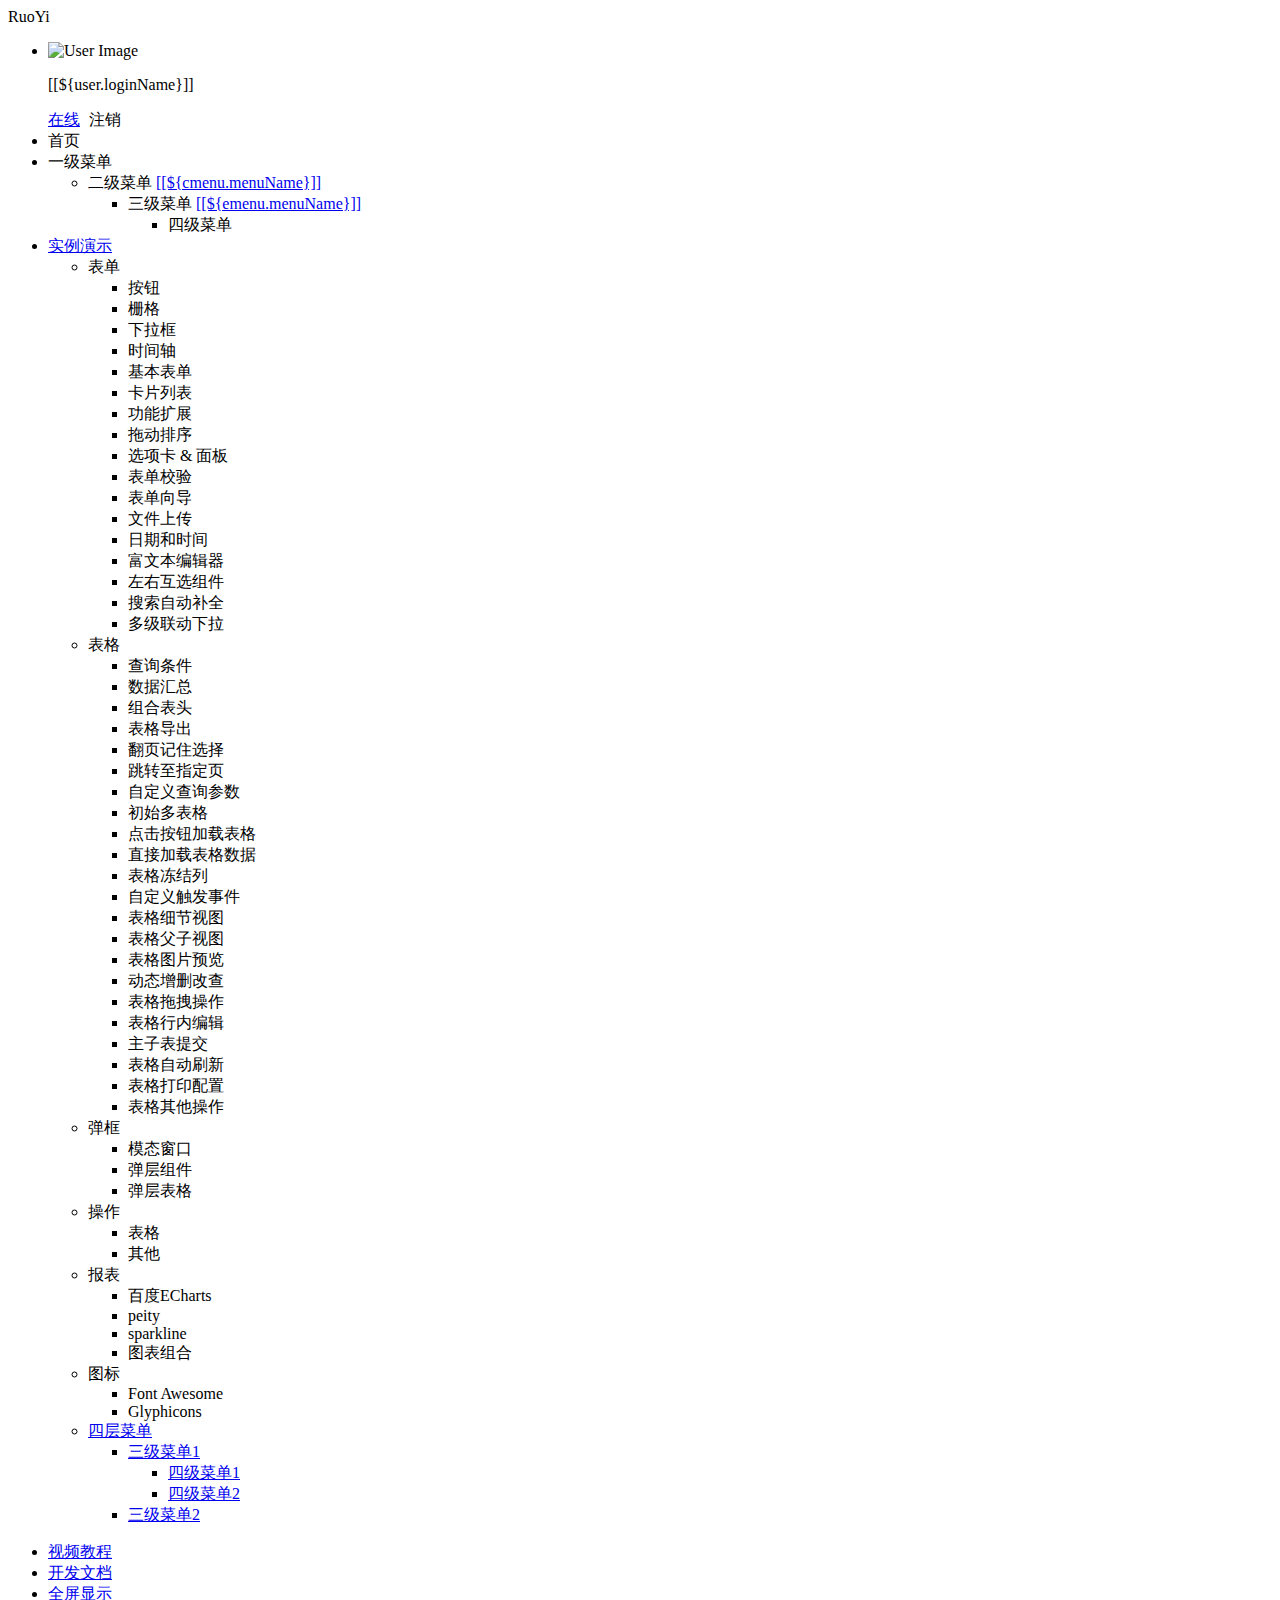
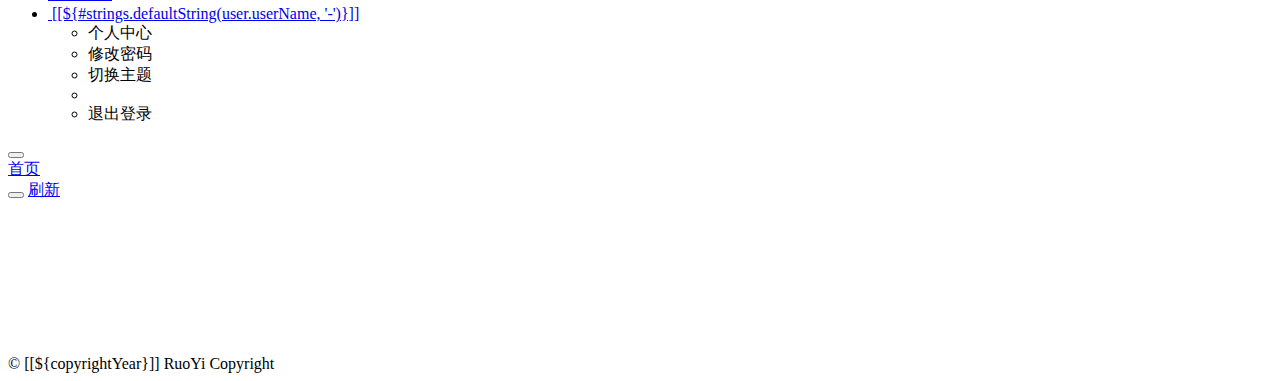
<file: ruoyi-admin/src/main/resources/templates/index.html>
<!DOCTYPE html>
<html  lang="zh" xmlns:th="http://www.thymeleaf.org">
<head>
    <meta charset="utf-8">
    <meta name="viewport" content="width=device-width, initial-scale=1.0">
    <meta name="renderer" content="webkit">
    <title>若依系统首页</title>
    <!-- 避免IE使用兼容模式 -->
 	<meta http-equiv="X-UA-Compatible" content="IE=edge">
    <link th:href="@{favicon.ico}" rel="shortcut icon"/>
    <link th:href="@{/css/bootstrap.min.css}" rel="stylesheet"/>
    <link th:href="@{/css/jquery.contextMenu.min.css}" rel="stylesheet"/>
    <link th:href="@{/css/font-awesome.min.css}" rel="stylesheet"/>
    <link th:href="@{/css/animate.css}" rel="stylesheet"/>
    <link th:href="@{/css/style.css}" rel="stylesheet"/>
    <link th:href="@{/css/skins.css}" rel="stylesheet"/>
    <link th:href="@{/ruoyi/css/ry-ui.css?v=4.3.1}" rel="stylesheet"/>
</head>
<body class="fixed-sidebar full-height-layout gray-bg" style="overflow: hidden">
<div id="wrapper">

    <!--左侧导航开始-->
    <nav class="navbar-default navbar-static-side" role="navigation">
        <div class="nav-close">
            <i class="fa fa-times-circle"></i>
        </div>
        <a th:href="@{/index}">
            <li class="logo hidden-xs">
                <span class="logo-lg">RuoYi</span>
            </li>
         </a>
        <div class="sidebar-collapse">
            <ul class="nav" id="side-menu">
            	<li>
            		<div class="user-panel">
            			<a class="menuItem noactive" title="个人中心" th:href="@{/system/user/profile}">
            				<div class="hide" th:text="个人中心"></div>
					        <div class="pull-left image">
		                    	<img th:src="(${#strings.isEmpty(user.avatar)}) ? @{/img/profile.jpg} : @{${user.avatar}}" th:onerror="this.src='img/profile.jpg'" class="img-circle" alt="User Image">
					        </div>
				        </a>
				        <div class="pull-left info">
				          <p>[[${user.loginName}]]</p>
				          <a href="#"><i class="fa fa-circle text-success"></i> 在线</a>
				          <a th:href="@{logout}" style="padding-left:5px;"><i class="fa fa-sign-out text-danger"></i> 注销</a>
				        </div>
				    </div>
            	</li>
                <li>
                    <a class="menuItem" th:href="@{/system/main}"><i class="fa fa-home"></i> <span class="nav-label">首页</span> </a>
                </li>
                <li th:each="menu : ${menus}">
                	<a th:class="@{${!#strings.isEmpty(menu.url) && menu.url != '#'} ? ${menu.target}}" th:href="@{${#strings.isEmpty(menu.url)} ? |#| : ${menu.url}}">
                		<i class="fa fa-bar-chart-o" th:class="${menu.icon}"></i>
                    	<span class="nav-label" th:text="${menu.menuName}">一级菜单</span>
                    	<span th:class="${#strings.isEmpty(menu.url) || menu.url == '#'} ? |fa arrow|"></span>
                	</a>
                    <ul class="nav nav-second-level collapse">
						<li th:each="cmenu : ${menu.children}">
							<a th:if="${#lists.isEmpty(cmenu.children)}" th:class="${#strings.isEmpty(cmenu.target)} ? |menuItem| : ${cmenu.target}" th:utext="${cmenu.menuName}" th:href="@{${cmenu.url}}">二级菜单</a>
							<a th:if="${not #lists.isEmpty(cmenu.children)}" href="#">[[${cmenu.menuName}]]<span class="fa arrow"></span></a>
							<ul th:if="${not #lists.isEmpty(cmenu.children)}" class="nav nav-third-level">
								<li th:each="emenu : ${cmenu.children}">
								    <a th:if="${#lists.isEmpty(emenu.children)}" th:class="${#strings.isEmpty(emenu.target)} ? |menuItem| : ${emenu.target}" th:text="${emenu.menuName}" th:href="@{${emenu.url}}">三级菜单</a>
								    <a th:if="${not #lists.isEmpty(emenu.children)}" href="#">[[${emenu.menuName}]]<span class="fa arrow"></span></a>
								    <ul th:if="${not #lists.isEmpty(emenu.children)}" class="nav nav-four-level">
								      	<li th:each="fmenu : ${emenu.children}"><a th:if="${#lists.isEmpty(fmenu.children)}" th:class="${#strings.isEmpty(fmenu.target)} ? |menuItem| : ${fmenu.target}" th:text="${fmenu.menuName}" th:href="@{${fmenu.url}}">四级菜单</a></li>
								    </ul>
								</li>
							</ul>
						</li>
					</ul>
                </li>
                <li th:if="${demoEnabled}">
                    <a href="#"><i class="fa fa-desktop"></i><span class="nav-label">实例演示</span><span class="fa arrow"></span></a>
                    <ul class="nav nav-second-level collapse">
                        <li> <a>表单<span class="fa arrow"></span></a>
                            <ul class="nav nav-third-level">
								<li><a class="menuItem" th:href="@{/demo/form/button}">按钮</a></li>
								<li><a class="menuItem" th:href="@{/demo/form/grid}">栅格</a></li>
								<li><a class="menuItem" th:href="@{/demo/form/select}">下拉框</a></li>
								<li><a class="menuItem" th:href="@{/demo/form/timeline}">时间轴</a></li>
								<li><a class="menuItem" th:href="@{/demo/form/basic}">基本表单</a></li>
								<li><a class="menuItem" th:href="@{/demo/form/cards}">卡片列表</a></li>
								<li><a class="menuItem" th:href="@{/demo/form/jasny}">功能扩展</a></li>
								<li><a class="menuItem" th:href="@{/demo/form/sortable}">拖动排序</a></li>
								<li><a class="menuItem" th:href="@{/demo/form/tabs_panels}">选项卡 & 面板</a></li>
								<li><a class="menuItem" th:href="@{/demo/form/validate}">表单校验</a></li>
								<li><a class="menuItem" th:href="@{/demo/form/wizard}">表单向导</a></li>
								<li><a class="menuItem" th:href="@{/demo/form/upload}">文件上传</a></li>
								<li><a class="menuItem" th:href="@{/demo/form/datetime}">日期和时间</a></li>
								<li><a class="menuItem" th:href="@{/demo/form/summernote}">富文本编辑器</a></li>
								<li><a class="menuItem" th:href="@{/demo/form/duallistbox}">左右互选组件</a></li>
								<li><a class="menuItem" th:href="@{/demo/form/autocomplete}">搜索自动补全</a></li>
								<li><a class="menuItem" th:href="@{/demo/form/cxselect}">多级联动下拉</a></li>
							</ul>
                        </li>
                        <li> <a>表格<span class="fa arrow"></span></a>
                            <ul class="nav nav-third-level">
								<li><a class="menuItem" th:href="@{/demo/table/search}">查询条件</a></li>
								<li><a class="menuItem" th:href="@{/demo/table/footer}">数据汇总</a></li>
								<li><a class="menuItem" th:href="@{/demo/table/groupHeader}">组合表头</a></li>
								<li><a class="menuItem" th:href="@{/demo/table/export}">表格导出</a></li>
								<li><a class="menuItem" th:href="@{/demo/table/remember}">翻页记住选择</a></li>
								<li><a class="menuItem" th:href="@{/demo/table/pageGo}">跳转至指定页</a></li>
								<li><a class="menuItem" th:href="@{/demo/table/params}">自定义查询参数</a></li>
								<li><a class="menuItem" th:href="@{/demo/table/multi}">初始多表格</a></li>
								<li><a class="menuItem" th:href="@{/demo/table/button}">点击按钮加载表格</a></li>
								<li><a class="menuItem" th:href="@{/demo/table/data}">直接加载表格数据</a></li>
								<li><a class="menuItem" th:href="@{/demo/table/fixedColumns}">表格冻结列</a></li>
								<li><a class="menuItem" th:href="@{/demo/table/event}">自定义触发事件</a></li>
								<li><a class="menuItem" th:href="@{/demo/table/detail}">表格细节视图</a></li>
								<li><a class="menuItem" th:href="@{/demo/table/child}">表格父子视图</a></li>
								<li><a class="menuItem" th:href="@{/demo/table/image}">表格图片预览</a></li>
								<li><a class="menuItem" th:href="@{/demo/table/curd}">动态增删改查</a></li>
								<li><a class="menuItem" th:href="@{/demo/table/reorder}">表格拖拽操作</a></li>
								<li><a class="menuItem" th:href="@{/demo/table/editable}">表格行内编辑</a></li>
								<li><a class="menuItem" th:href="@{/demo/table/subdata}">主子表提交</a></li>
								<li><a class="menuItem" th:href="@{/demo/table/refresh}">表格自动刷新</a></li>
								<li><a class="menuItem" th:href="@{/demo/table/print}">表格打印配置</a></li>
								<li><a class="menuItem" th:href="@{/demo/table/other}">表格其他操作</a></li>
							</ul>
                        </li>
                        <li> <a>弹框<span class="fa arrow"></span></a>
                            <ul class="nav nav-third-level">
								<li><a class="menuItem" th:href="@{/demo/modal/dialog}">模态窗口</a></li>
								<li><a class="menuItem" th:href="@{/demo/modal/layer}">弹层组件</a></li>
								<li><a class="menuItem" th:href="@{/demo/modal/table}">弹层表格</a></li>
							</ul>
                        </li>
                        <li> <a>操作<span class="fa arrow"></span></a>
                            <ul class="nav nav-third-level">
								<li><a class="menuItem" th:href="@{/demo/operate/table}">表格</a></li>
								<li><a class="menuItem" th:href="@{/demo/operate/other}">其他</a></li>
							</ul>
                        </li>
                        <li> <a>报表<span class="fa arrow"></span></a>
                            <ul class="nav nav-third-level">
								<li><a class="menuItem" th:href="@{/demo/report/echarts}">百度ECharts</a></li>
								<li><a class="menuItem" th:href="@{/demo/report/peity}">peity</a></li>
								<li><a class="menuItem" th:href="@{/demo/report/sparkline}">sparkline</a></li>
								<li><a class="menuItem" th:href="@{/demo/report/metrics}">图表组合</a></li>
							</ul>
                        </li>
                        <li> <a>图标<span class="fa arrow"></span></a>
                            <ul class="nav nav-third-level">
								<li><a class="menuItem" th:href="@{/demo/icon/fontawesome}">Font Awesome</a></li>
								<li><a class="menuItem" th:href="@{/demo/icon/glyphicons}">Glyphicons</a></li>
							</ul>
                        </li>
                        <li>
	                        <a href="#"><i class="fa fa-sitemap"></i>四层菜单<span class="fa arrow"></span></a>
	                        <ul class="nav nav-third-level collapse">
	                            <li>
	                                <a href="#" id="damian">三级菜单1<span class="fa arrow"></span></a>
	                                <ul class="nav nav-third-level">
	                                    <li>
	                                        <a href="#">四级菜单1</a>
	                                    </li>
	                                    <li>
	                                        <a href="#">四级菜单2</a>
	                                    </li>
	                                </ul>
	                            </li>
	                            <li><a href="#">三级菜单2</a></li>
	                        </ul>
	                    </li>
                    </ul>
                </li>
            </ul>
        </div>
    </nav>
    <!--左侧导航结束-->

    <!--右侧部分开始-->
    <div id="page-wrapper" class="gray-bg dashbard-1">
        <div class="row border-bottom">
            <nav class="navbar navbar-static-top" role="navigation" style="margin-bottom: 0">
                <div class="navbar-header">
                    <a class="navbar-minimalize minimalize-styl-2" style="color:#FFF;" href="#" title="收起菜单">
                    	<i class="fa fa-bars"></i>
                    </a>
                </div>
                <ul class="nav navbar-top-links navbar-right welcome-message">
                    <li><a title="视频教程" href="http://doc.ruoyi.vip/ruoyi/document/spjc.html" target="_blank"><i class="fa fa-video-camera"></i> 视频教程</a></li>
                    <li><a title="开发文档" href="http://doc.ruoyi.vip" target="_blank"><i class="fa fa-question-circle"></i> 开发文档</a></li>
	                <li><a title="全屏显示" href="javascript:void(0)" id="fullScreen"><i class="fa fa-arrows-alt"></i> 全屏显示</a></li>
                    <li class="dropdown user-menu">
						<a href="javascript:void(0)" class="dropdown-toggle" data-hover="dropdown">
							<img th:src="(${#strings.isEmpty(user.avatar)}) ? @{/img/profile.jpg} : @{${user.avatar}}" th:onerror="this.src='img/profile.jpg'" class="user-image">
							<span class="hidden-xs">[[${#strings.defaultString(user.userName, '-')}]]</span>
						</a>
						<ul class="dropdown-menu">
							<li class="mt5">
								<a th:href="@{/system/user/profile}" class="menuItem">
								<i class="fa fa-user"></i> 个人中心</a>
							</li>
							<li>
								<a onclick="resetPwd()">
								<i class="fa fa-key"></i> 修改密码</a>
							</li>
							<li>
								<a onclick="switchSkin()">
								<i class="fa fa-dashboard"></i> 切换主题</a>
							</li>
							<li class="divider"></li>
							<li>
								<a th:href="@{logout}">
								<i class="fa fa-sign-out"></i> 退出登录</a>
							</li>
						</ul>
					</li>
                </ul>
            </nav>
        </div>
        <div class="row content-tabs">
            <button class="roll-nav roll-left tabLeft">
                <i class="fa fa-backward"></i>
            </button>
            <nav class="page-tabs menuTabs">
                <div class="page-tabs-content">
                    <a href="javascript:;" class="active menuTab" th:data-id="@{/system/main}">首页</a>
                </div>
            </nav>
            <button class="roll-nav roll-right tabRight">
                <i class="fa fa-forward"></i>
            </button>
            <a href="javascript:void(0);" class="roll-nav roll-right tabReload"><i class="fa fa-refresh"></i> 刷新</a>
        </div>

        <a id="ax_close_max" class="ax_close_max" href="#" title="关闭全屏"> <i class="fa fa-times-circle-o"></i> </a>

        <div class="row mainContent" id="content-main">
            <iframe class="RuoYi_iframe" name="iframe0" width="100%" height="100%" th:data-id="@{/system/main}"
                    th:src="@{/system/main}" frameborder="0" seamless></iframe>
        </div>
        <div class="footer">
            <div class="pull-right">© [[${copyrightYear}]] RuoYi Copyright </div>
        </div>
    </div>
    <!--右侧部分结束-->
</div>
<!-- 全局js -->
<script th:src="@{/js/jquery.min.js}"></script>
<script th:src="@{/js/bootstrap.min.js}"></script>
<script th:src="@{/js/plugins/metisMenu/jquery.metisMenu.js}"></script>
<script th:src="@{/js/plugins/slimscroll/jquery.slimscroll.min.js}"></script>
<script th:src="@{/js/jquery.contextMenu.min.js}"></script>
<script th:src="@{/ajax/libs/blockUI/jquery.blockUI.js}"></script>
<script th:src="@{/ajax/libs/layer/layer.min.js}"></script>
<script th:src="@{/ruoyi/js/ry-ui.js?v=4.3.1}"></script>
<script th:src="@{/ruoyi/js/common.js?v=4.3.1}"></script>
<script th:src="@{/ruoyi/index.js}"></script>
<script th:src="@{/ajax/libs/fullscreen/jquery.fullscreen.js}"></script>
<script th:inline="javascript">
var ctx = [[@{/}]];
// 皮肤缓存
var skin = storage.get("skin");
// history（表示去掉地址的#）否则地址以"#"形式展示
var mode = "history";
// 历史访问路径缓存
var historyPath = storage.get("historyPath");
// 是否页签与菜单联动
var isLinkage = true;

// 本地主题优先，未设置取系统配置
if($.common.isNotEmpty(skin)){
	$("body").addClass(skin.split('|')[0]);
	$("body").addClass(skin.split('|')[1]);
} else {
	$("body").addClass([[${sideTheme}]]);
	$("body").addClass([[${skinName}]]);
}

/* 用户管理-重置密码 */
function resetPwd() {
    var url = ctx + 'system/user/profile/resetPwd';
    $.modal.open("重置密码", url, '770', '380');
}
/* 切换主题 */
function switchSkin() {
    layer.open({
		type : 2,
		shadeClose : true,
		title : "切换主题",
		area : ["530px", "386px"],
		content : [ctx + "system/switchSkin", 'no']
	})
}

/** 刷新时访问路径页签 */
function applyPath(url) {
	$('a[href$="' + decodeURI(url) + '"]').click();
	if (!$('a[href$="' + url + '"]').hasClass("noactive")) {
	    $('a[href$="' + url + '"]').parent("li").addClass("selected").parents("li").addClass("active").end().parents("ul").addClass("in");
	}
}

$(function() {
	if($.common.equals("history", mode) && window.performance.navigation.type == 1) {
		var url = storage.get('publicPath');
	    if ($.common.isNotEmpty(url)) {
	    	applyPath(url);
	    }
	} else {
		var hash = location.hash;
	    if ($.common.isNotEmpty(hash)) {
	        var url = hash.substring(1, hash.length);
	        applyPath(url);
	    }
	}
});
</script>
</body>
</html>
</file>
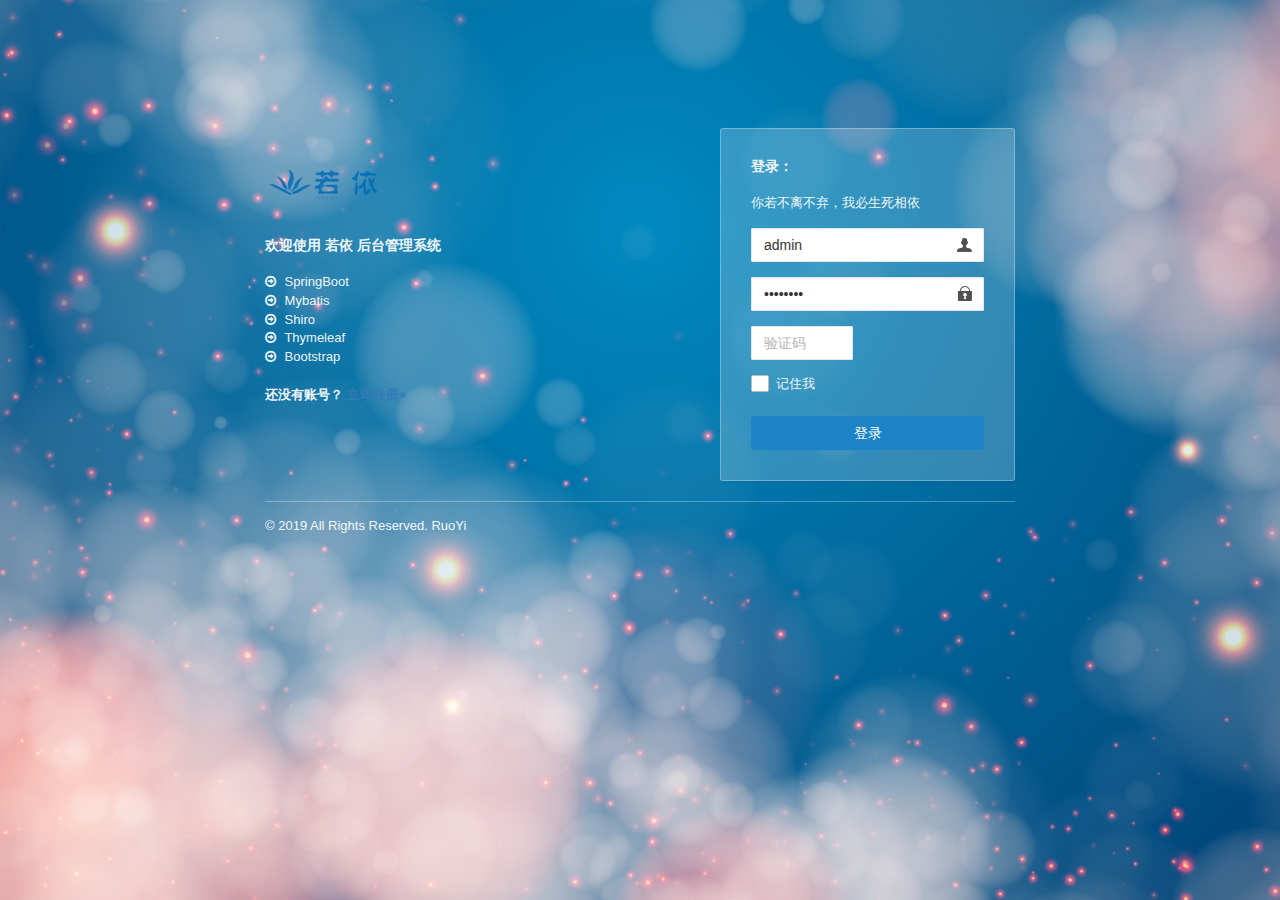
<file: ruoyi-admin/src/main/resources/templates/login.html>
<!DOCTYPE html>
<html  lang="zh" xmlns:th="http://www.thymeleaf.org">
<head>
    <meta charset="utf-8">
    <meta name="viewport" content="width=device-width, initial-scale=1.0, maximum-scale=1.0">
    <title>登录若依系统</title>
    <meta name="description" content="若依后台管理框架">
    <link href="../static/css/bootstrap.min.css" th:href="@{/css/bootstrap.min.css}" rel="stylesheet"/>
    <link href="../static/css/font-awesome.min.css" th:href="@{/css/font-awesome.min.css}" rel="stylesheet"/>
    <link href="../static/css/style.css" th:href="@{/css/style.css}" rel="stylesheet"/>
    <link href="../static/css/login.min.css" th:href="@{/css/login.min.css}" rel="stylesheet"/>
    <link href="../static/ruoyi/css/ry-ui.css" th:href="@{/ruoyi/css/ry-ui.css?v=4.3.1}" rel="stylesheet"/>
    <!-- 360浏览器急速模式 -->
    <meta name="renderer" content="webkit">
    <!-- 避免IE使用兼容模式 -->
    <meta http-equiv="X-UA-Compatible" content="IE=edge">
    <link rel="shortcut icon" href="../static/favicon.ico" th:href="@{favicon.ico}"/>
    <style type="text/css">label.error { position:inherit;  }</style>
    <script>
        if(window.top!==window.self){alert('未登录或登录超时。请重新登录');window.top.location=window.location};
    </script>
</head>
<body class="signin">
    <div class="signinpanel">
        <div class="row">
            <div class="col-sm-7">
                <div class="signin-info">
                    <div class="logopanel m-b">
                        <h1><img alt="[ 若依 ]" src="../static/ruoyi.png" th:src="@{/ruoyi.png}"></h1>
                    </div>
                    <div class="m-b"></div>
                    <h4>欢迎使用 <strong>若依 后台管理系统</strong></h4>
                    <ul class="m-b">
                        <li><i class="fa fa-arrow-circle-o-right m-r-xs"></i> SpringBoot</li>
                        <li><i class="fa fa-arrow-circle-o-right m-r-xs"></i> Mybatis</li>
                        <li><i class="fa fa-arrow-circle-o-right m-r-xs"></i> Shiro</li>
                        <li><i class="fa fa-arrow-circle-o-right m-r-xs"></i> Thymeleaf</li>
                        <li><i class="fa fa-arrow-circle-o-right m-r-xs"></i> Bootstrap</li>
                    </ul>
                    <strong th:if="${@config.getKey('sys.account.registerUser')}">还没有账号？ <a th:href="@{/register}">立即注册&raquo;</a></strong>
                </div>
            </div>
            <div class="col-sm-5">
                <form id="signupForm" autocomplete="off">
                    <h4 class="no-margins">登录：</h4>
                    <p class="m-t-md">你若不离不弃，我必生死相依</p>
                    <input type="text"     name="username" class="form-control uname"     placeholder="用户名" value="admin"    />
                    <input type="password" name="password" class="form-control pword"     placeholder="密码"   value="admin123" />
					<div class="row m-t" th:if="${captchaEnabled==true}">
						<div class="col-xs-6">
						    <input type="text" name="validateCode" class="form-control code" placeholder="验证码" maxlength="5" />
						</div>
						<div class="col-xs-6">
							<a href="javascript:void(0);" title="点击更换验证码">
								<img th:src="@{captcha/captchaImage(type=${captchaType})}" class="imgcode" width="85%"/>
							</a>
						</div>
					</div>
                    <div class="checkbox-custom" th:classappend="${captchaEnabled==false} ? 'm-t'">
				        <input type="checkbox" id="rememberme" name="rememberme"> <label for="rememberme">记住我</label>
				    </div>
                    <button class="btn btn-success btn-block" id="btnSubmit" data-loading="正在验证登录，请稍后...">登录</button>
                </form>
            </div>
        </div>
        <div class="signup-footer">
            <div class="pull-left">
                &copy; 2019 All Rights Reserved. RuoYi <br>
            </div>
        </div>
    </div>
<script th:inline="javascript"> var ctx = [[@{/}]]; var captchaType = [[${captchaType}]]; </script>
<!-- 全局js -->
<script src="../static/js/jquery.min.js" th:src="@{/js/jquery.min.js}"></script>
<script src="../static/js/bootstrap.min.js" th:src="@{/js/bootstrap.min.js}"></script>
<!-- 验证插件 -->
<script src="../static/ajax/libs/validate/jquery.validate.min.js" th:src="@{/ajax/libs/validate/jquery.validate.min.js}"></script>
<script src="../static/ajax/libs/validate/messages_zh.min.js" th:src="@{/ajax/libs/validate/messages_zh.min.js}"></script>
<script src="../static/ajax/libs/layer/layer.min.js" th:src="@{/ajax/libs/layer/layer.min.js}"></script>
<script src="../static/ajax/libs/blockUI/jquery.blockUI.js" th:src="@{/ajax/libs/blockUI/jquery.blockUI.js}"></script>
<script src="../static/ruoyi/js/ry-ui.js" th:src="@{/ruoyi/js/ry-ui.js?v=4.3.1}"></script>
<script src="../static/ruoyi/login.js" th:src="@{/ruoyi/login.js}"></script>
</body>
</html>
</file>
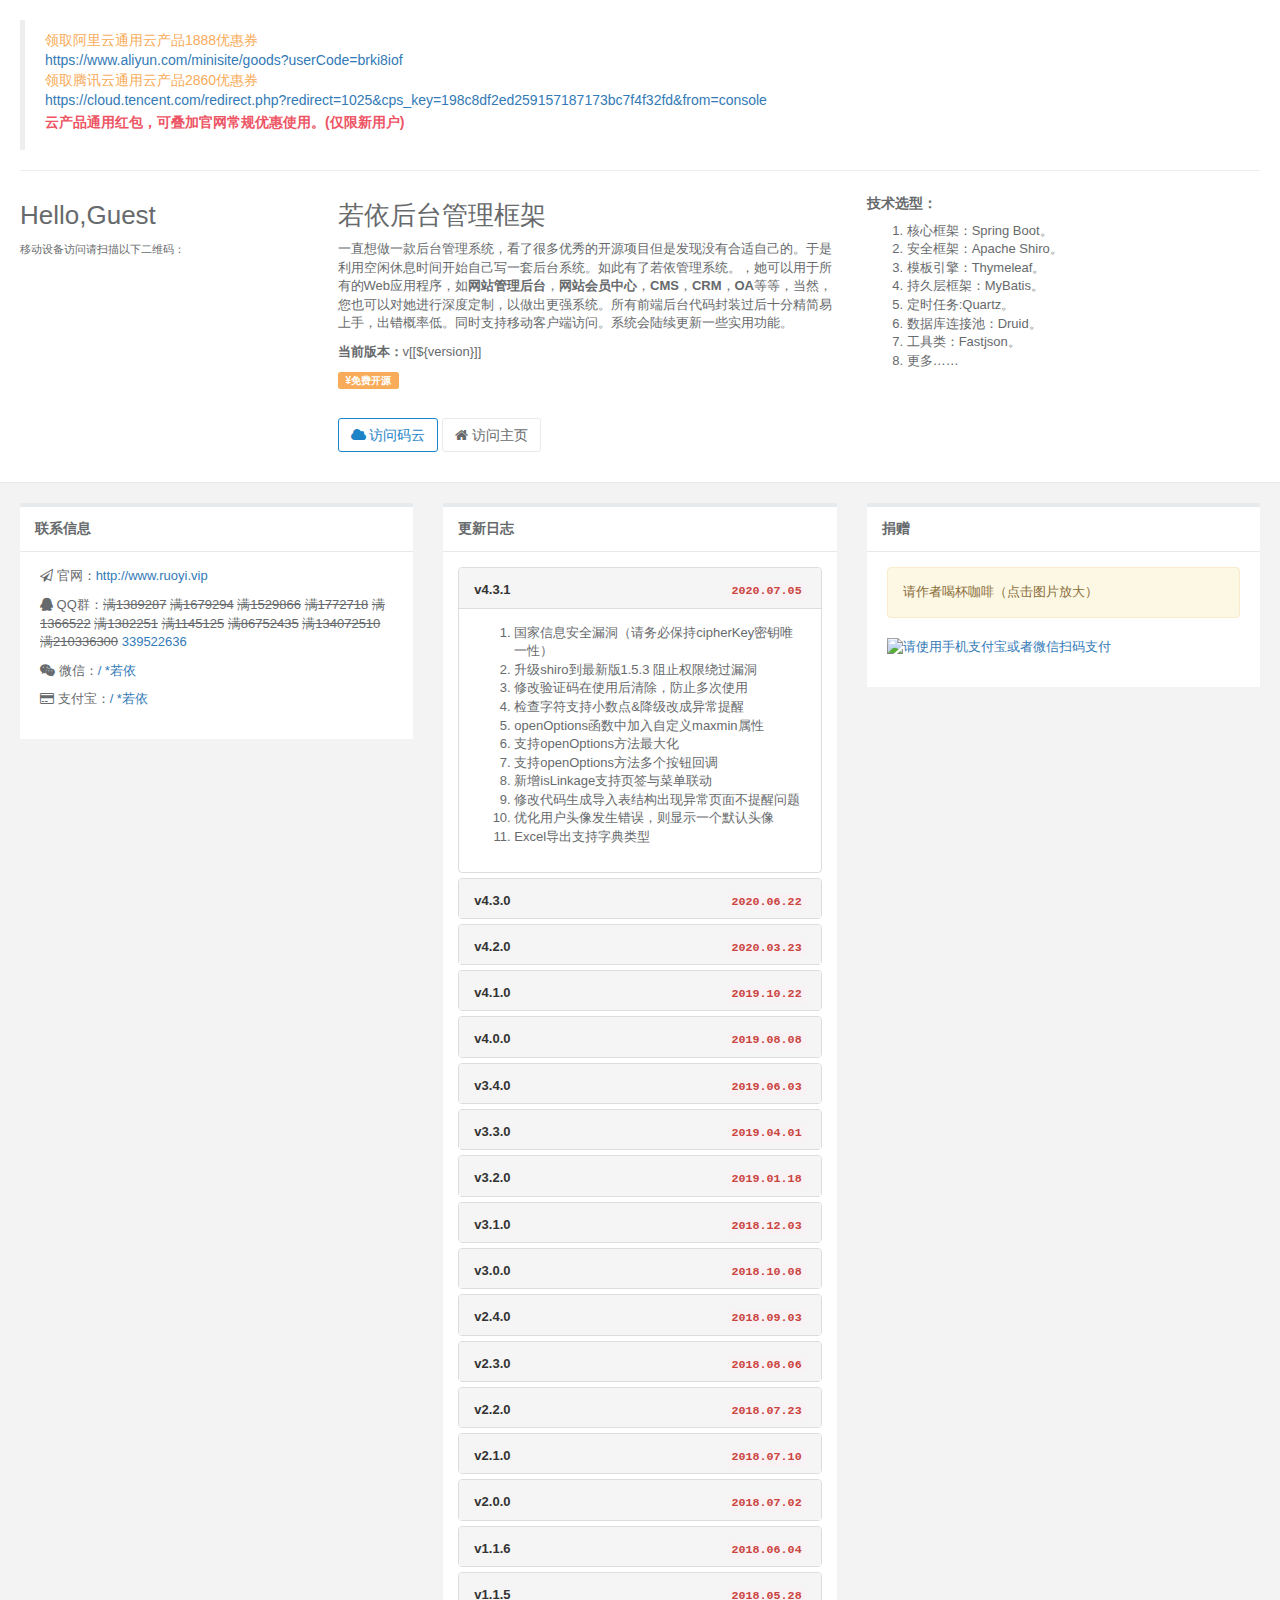
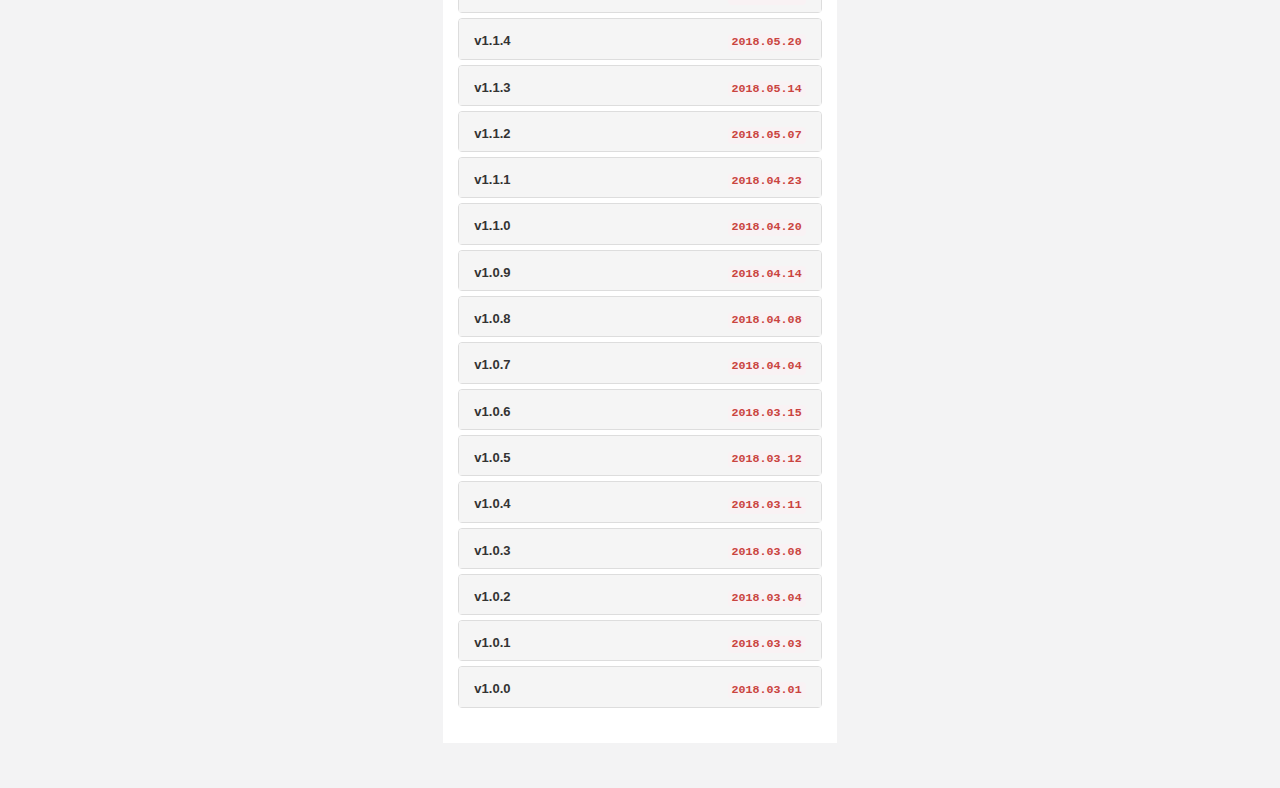
<file: ruoyi-admin/src/main/resources/templates/main.html>
<!DOCTYPE html>
<html  lang="zh" xmlns:th="http://www.thymeleaf.org">
<head>
    <meta charset="utf-8">
    <meta name="viewport" content="width=device-width, initial-scale=1.0">
    <!--360浏览器优先以webkit内核解析-->
    <title>若依介绍</title>
    <link rel="shortcut icon" href="favicon.ico">
    <link href="../static/css/bootstrap.min.css" th:href="@{/css/bootstrap.min.css}" rel="stylesheet"/>
    <link href="../static/css/font-awesome.min.css" th:href="@{/css/font-awesome.min.css}" rel="stylesheet"/>
    <link href="../static/css/main/animate.min.css" th:href="@{/css/main/animate.min.css}" rel="stylesheet"/>
    <link href="../static/css/main/style.min862f.css" th:href="@{/css/main/style.min862f.css}" rel="stylesheet"/>
</head>

<body class="gray-bg">
    <div class="row  border-bottom white-bg dashboard-header">
        <div class="col-sm-12">
            <blockquote class="text-warning" style="font-size:14px">
                                           领取阿里云通用云产品1888优惠券
                <br><a target="_blank" href="https://www.aliyun.com/minisite/goods?userCode=brki8iof">https://www.aliyun.com/minisite/goods?userCode=brki8iof</a><br>
                                           领取腾讯云通用云产品2860优惠券
                <br><a target="_blank" href="https://cloud.tencent.com/redirect.php?redirect=1025&cps_key=198c8df2ed259157187173bc7f4f32fd&from=console">https://cloud.tencent.com/redirect.php?redirect=1025&cps_key=198c8df2ed259157187173bc7f4f32fd&from=console</a><br>
                <h4 class="text-danger">云产品通用红包，可叠加官网常规优惠使用。(仅限新用户)</h4>
            </blockquote>

            <hr>
        </div>
        <div class="col-sm-3">
            <h2>Hello,Guest</h2>
            <small>移动设备访问请扫描以下二维码：</small>
            <br>
            <br>
            <img th:src="@{/img/qr_code.png}" width="100%" style="max-width:264px;">
            <br>
        </div>
        <div class="col-sm-5">
            <h2>若依后台管理框架</h2>
            <p>一直想做一款后台管理系统，看了很多优秀的开源项目但是发现没有合适自己的。于是利用空闲休息时间开始自己写一套后台系统。如此有了若依管理系统。，她可以用于所有的Web应用程序，如<b>网站管理后台</b>，<b>网站会员中心</b>，<b>CMS</b>，<b>CRM</b>，<b>OA</b>等等，当然，您也可以对她进行深度定制，以做出更强系统。所有前端后台代码封装过后十分精简易上手，出错概率低。同时支持移动客户端访问。系统会陆续更新一些实用功能。</p>
            <p>
                <b>当前版本：</b><span>v[[${version}]]</span>
            </p>
            <p>
                <span class="label label-warning">&yen;免费开源</span>
            </p>
            <br>
            <p>
                <a class="btn btn-success btn-outline" href="https://gitee.com/y_project/RuoYi" target="_blank">
                    <i class="fa fa-cloud"> </i> 访问码云
                </a>
                <a class="btn btn-white btn-bitbucket" href="http://ruoyi.vip" target="_blank">
                    <i class="fa fa-home"></i> 访问主页
                </a>
            </p>
        </div>
        <div class="col-sm-4">
            <h4>技术选型：</h4>
            <ol>
                <li>核心框架：Spring Boot。</li>
                <li>安全框架：Apache Shiro。</li>
                <li>模板引擎：Thymeleaf。</li>
                <li>持久层框架：MyBatis。</li>
				<li>定时任务:Quartz。</li>
                <li>数据库连接池：Druid。</li>
                <li>工具类：Fastjson。</li>
                <li>更多……</li>
            </ol>
        </div>

    </div>
    <div class="wrapper wrapper-content">
        <div class="row">
            <div class="col-sm-4">

                <div class="ibox float-e-margins">
                    <div class="ibox-title">
                        <h5>联系信息</h5>

                    </div>
                    <div class="ibox-content">
                        <p><i class="fa fa-send-o"></i> 官网：<a href="http://www.ruoyi.vip" target="_blank">http://www.ruoyi.vip</a>
                        </p>
                        <p><i class="fa fa-qq"></i> QQ群：<s>满1389287</s> <s>满1679294</s> <s>满1529866</s> <s>满1772718</s> <s>满1366522</s> <s>满1382251</s> <s>满1145125</s> <s>满86752435</s> <s>满134072510</s> <s>满210336300</s> <a href="https://jq.qq.com/?_wv=1027&k=5omzbKc" target="_blank">339522636</a> 
                        </p>
                        <p><i class="fa fa-weixin"></i> 微信：<a href="javascript:;">/ *若依</a>
                        </p>
                        <p><i class="fa fa-credit-card"></i> 支付宝：<a href="javascript:;" class="支付宝信息">/ *若依</a>
                        </p>
                    </div>
                </div>
            </div>
            <div class="col-sm-4">
                <div class="ibox float-e-margins">
                    <div class="ibox-title">
                        <h5>更新日志</h5>
                    </div>
                    <div class="ibox-content no-padding">
                        <div class="panel-body">
                            <div class="panel-group" id="version">
                            <div class="panel panel-default">
								<div class="panel-heading">
								   <h5 class="panel-title">
									   <a data-toggle="collapse" data-parent="#version" href="#v431">v4.3.1</a><code class="pull-right">2020.07.05</code>
								   </h5>
								</div>
								<div id="v431" class="panel-collapse collapse in">
									<div class="panel-body">
									   <ol>
									        <li>国家信息安全漏洞（请务必保持cipherKey密钥唯一性）</li>
									        <li>升级shiro到最新版1.5.3 阻止权限绕过漏洞</li>
									        <li>修改验证码在使用后清除，防止多次使用</li>
									        <li>检查字符支持小数点&降级改成异常提醒</li>
									        <li>openOptions函数中加入自定义maxmin属性</li>
									        <li>支持openOptions方法最大化</li>
									        <li>支持openOptions方法多个按钮回调</li>
									        <li>新增isLinkage支持页签与菜单联动</li>
									        <li>修改代码生成导入表结构出现异常页面不提醒问题</li>
									        <li>优化用户头像发生错误，则显示一个默认头像</li>
									        <li>Excel导出支持字典类型</li>
										</ol>
									</div>
								</div>
							</div>
                            <div class="panel panel-default">
								<div class="panel-heading">
								   <h5 class="panel-title">
									   <a data-toggle="collapse" data-parent="#version" href="#v43">v4.3.0</a><code class="pull-right">2020.06.22</code>
								   </h5>
								</div>
								<div id="v43" class="panel-collapse collapse">
									<div class="panel-body">
									   <ol>
									        <li>代码生成模板支持主子表</li>
									        <li>代码生成显示类型支持复选框</li>
									        <li>前端表单样式修改成圆角</li>
									        <li>新增回显数据字典（字符串数组）</li>
									        <li>修复浏览器手动缩放比例后菜单无法自适应问题</li>
									        <li>限制用户不允许选择系统管理员角色</li>
									        <li>用户信息添加输入框组图标&鼠标按下显示密码</li>
									        <li>升级fastjson到最新版1.2.70 修复高危安全漏洞</li>
									        <li>升级Bootstrap版本到v3.3.7</li>
									        <li>修复selectColumns方法获取子对象数据无效问题</li>
									        <li>修改数据源类型优先级，先根据方法，再根据类</li>
									        <li>修改上级部门（选择项排除本身和下级）</li>
									        <li>首页菜单显示调整</li>
									        <li>添加是否开启swagger配置</li>
									        <li>新增示例（主子表提交）</li>
									        <li>新增示例（多级联动下拉示例）</li>
									        <li>新增示例（表格属性data数据加载）</li>
									        <li>新增表格列参数（是否列选项可见ignore）</li>
									        <li>新增表格参数（是否启用显示卡片视图cardView）</li>
									        <li>新增表格参数（是否显示全屏按钮showFullscreen）</li>
									        <li>新增表格参数（是否启用分页条无限循环的功能paginationLoop）</li>
									        <li>新增表格参数（是否显示表头showHeader）</li>
									        <li>表格添加显示/隐藏所有列方法 showAllColumns/hideAllColumns</li>
									        <li>修复部分情况节点不展开问题</li>
									        <li>修复关闭标签页后刷新还是上次地址问题</li>
									        <li>修复选择菜单后刷新页面，菜单箭头显示不对问题</li>
											<li>修复jquery表单序列化时复选框未选中不会序列化到对象中问题</li>
											<li>Excel支持readConverterExp读取字符串组内容</li>
									        <li>更换IP地址查询接口</li>
									        <li>默认关闭获取ip地址</li>
									        <li>操作处理ajaxSuccess判断修正</li>
									        <li>HttpUtils.sendPost()方法，参数无需拼接参数到url</li>
									        <li>通用http发送方法增加参数 contentType 编码类型</li>
									        <li>HTML过滤器不替换&实体</li>
									        <li>代码生成浮点型改用BigDecimal</li>
									        <li>修复表单构建单选和多选框渲染问题</li>
									        <li>代码生成模板调整，字段为String并且必填则加空串条件</li>
									        <li>字典数据查询列表根据dictSort升序排序</li>
									        <li>修复树表对imageView和tooltip方法无效问题</li>
									        <li>修复Long类型比较相等问题调整</li>
									        <li>示例demo页面清除html链接，防止点击后跳转出现404</li>
									        <li>在线用户强退方法合并</li>
									        <li>添加校验部门包含未停用的子部门</li>
									        <li>取消回车自动提交表单</li>
									        <li>'A','I','BUTTON' 标签忽略clickToSelect事件，防止点击操作按钮时选中</li>
									        <li>邮箱显示截取部分字符串，防止低分辨率错位</li>
									        <li>代码生成列属性根据sort排序</li>
									        <li>修复更多操作部分浏览器不兼容情况</li>
									        <li>图片预览事件属性修正</li>
									        <li>修复冻结列排序样式无效问题</li>
									        <li>修复context-path的情况下个人中心刷新导致样式问题</li>
									        <li>全屏editFull打开适配表树</li>
									        <li>其他细节优化</li>
										</ol>
									</div>
								</div>
							</div>
                            <div class="panel panel-default">
								<div class="panel-heading">
								   <h5 class="panel-title">
									   <a data-toggle="collapse" data-parent="#version" href="#v42">v4.2.0</a><code class="pull-right">2020.03.23</code>
								   </h5>
								</div>
								<div id="v42" class="panel-collapse collapse">
									<div class="panel-body">
									   <ol>
									        <li>用户管理添加分配角色页面</li>
									        <li>定时任务添加调度日志按钮</li>
									        <li>新增是否开启用户注册功能</li>
											<li>新增页面滚动显示返回顶部按钮</li>
											<li>用户&角色&任务添加更多操作按钮</li>
											<li>iframe框架页会话过期弹出超时提示</li>
											<li>移动端登录不显示左侧菜单</li>
											<li>侧边栏添加一套深蓝色主题</li>
											<li>首页logo固定，不随菜单滚动</li>
											<li>支持mode配置history（表示去掉地址栏的#）</li>
											<li>任务分组字典翻译（调度日志详细）</li>
											<li>字典管理添加缓存读取</li>
											<li>字典数据列表标签显示样式</li>
											<li>参数管理支持缓存操作</li>
											<li>日期控件清空结束时间设置开始默认值为2099-12-31</li>
											<li>表格树添加获取数据后响应回调处理</li>
											<li>批量替换表前缀调整</li>
											<li>支持表格导入模板的弹窗表单加入其它输入控件</li>
											<li>表单重置刷新表格树</li>
											<li>新增支持导出数据字段排序</li>
											<li>新增表格参数（是否单选checkbox）</li>
											<li>druid未授权不允许访问</li>
											<li>表格树父节点兼容0,'0','',null</li>
											<li>表单必填的项添加星号</li>
											<li>修复select2不显示校验错误信息</li>
											<li>添加自定义HTML过滤器</li>
											<li>修复多数据源下开关关闭出现异常问题</li>
											<li>修复翻页记住选择项数据问题</li>
											<li>用户邮箱长度限制20</li>
											<li>修改错误页面返回主页出现嵌套问题</li>
											<li>表格浮动提示单双引号转义</li>
											<li>支持配置四级菜单</li>
											<li>升级shiro到最新版1.4.2 阻止rememberMe漏洞攻击</li>
											<li>升级summernote到最新版本v0.8.12</li>
											<li>导入Excel根据dateFormat属性格式处理</li>
											<li>修复War部署无法正常shutdown,ehcache内存泄漏</li>
											<li>修复代码生成短字段无法识别问题</li>
											<li>修复serviceImpl模版，修改方法判断日期错误</li>
											<li>代码生成模板增加导出功能日志记录</li>
											<li>代码生成唯一编号调整为tableId</li>
											<li>代码生成查询时忽略大小写</li>
											<li>代码生成支持翻页记住选中</li>
											<li>代码生成表注释未填写也允许导入</li>
											<li>Global全局配置类修改为注解，防止多环境配置下读取问题</li>
											<li>修复多表格情况下，firstLoad只对第一个表格生效</li>
											<li>处理Maven打包出现警告问题</li>
											<li>默认主题样式，防止网速慢情况下出现空白</li>
											<li>修复文件上传多级目录识别问题</li>
											<li>锚链接解码url，防止中文导致页面不能加载问题</li>
											<li>修复右键Tab页刷新事件重复请求问题</li>
											<li>角色禁用&菜单隐藏不查询权限</li>
											<li>其他细节优化</li>
										</ol>
									</div>
								</div>
							</div>
                            <div class="panel panel-default">
								<div class="panel-heading">
								   <h5 class="panel-title">
									   <a data-toggle="collapse" data-parent="#version" href="#v41">v4.1.0</a><code class="pull-right">2019.10.22</code>
								   </h5>
								</div>
								<div id="v41" class="panel-collapse collapse">
									<div class="panel-body">
									   <ol>
									        <li>支持多表格实例操作</li>
									        <li>浮动提示方法tooltip支持弹窗</li>
											<li>代码生成&字典数据支持模糊条件查询</li>
											<li>增加页签全屏方法</li>
											<li>增加清除表单验证错误信息方法</li>
											<li>支持iframe局部刷新页面</li>
											<li>支持在线切换主题</li>
											<li>修改图片预览设置的高宽参数颠倒问题</li>
											<li>操作日志新增解锁账户功能</li>
											<li>管理员用户&角色不允许操作</li>
											<li>去掉jsoup包调用自定义转义工具</li>
											<li>添加时间轴示例</li>
											<li>修复翻页记住选择时获取指定列值的问题</li>
											<li>代码生成sql脚本添加导出按钮</li>
											<li>添加表格父子视图示例</li>
											<li>添加表格行内编辑示例</li>
											<li>升级fastjson到最新版1.2.60 阻止漏洞攻击</li>
											<li>升级echarts到最新版4.2.1</li>
											<li>操作日志新增返回参数</li>
											<li>支持mybatis通配符扫描任意多个包</li>
											<li>权限验证多种情况处理</li>
											<li>修复树形类型的代码生成的部分必要属性无法显示</li>
											<li>修复非表格插件情况下重置出现异常</li>
											<li>修复富文本编辑器有序列表冲突</li>
											<li>代码生成表前缀配置支持多个</li>
											<li>修复自动去除表前缀配置无效问题</li>
											<li>菜单列表按钮数据可见不显示（权限标识控制）</li>
											<li>修复设置会话超时时间无效问题</li>
											<li>新增本地资源通用下载方法</li>
											<li>操作日志记录新增请求方式</li>
											<li>代码生成单选按钮属性重名修复</li>
											<li>优化select2下拉框宽度不会随浏览器改变</li>
											<li>修复代码生成树表异常</li>
											<li>其他细节优化</li>
										</ol>
									</div>
								</div>
							</div>
                            <div class="panel panel-default">
								<div class="panel-heading">
								   <h5 class="panel-title">
									   <a data-toggle="collapse" data-parent="#version" href="#v40">v4.0.0</a><code class="pull-right">2019.08.08</code>
								   </h5>
								</div>
								<div id="v40" class="panel-collapse collapse">
									<div class="panel-body">
									   <ol>
									        <li>代码生成支持预览、编辑，保存方案</li>
									        <li>新增防止表单重复提交注解</li>
											<li>新增后端校验（和前端保持一致）</li>
											<li>新增同一个用户最大会话数控制</li>
											<li>Excel导出子对象支持多个字段</li>
											<li>定时任务支持静态调用和多参数</li>
											<li>定时任务增加分组条件查询</li>
											<li>字典类型增加任务分组数据</li>
											<li>新增表格是否首次加载数据</li>
											<li>新增parentTab选项卡可在同一页签打开</li>
											<li>多数据源支持类注解（允许继承父类的注解）</li>
											<li>部门及以下数据权限（调整为以下及所有子节点）</li>
											<li>新增角色数据权限配（仅本人数据权限）</li>
											<li>修改菜单权限显示问题</li>
											<li>上传文件修改路径及返回名称</li>
											<li>添加报表插件及示例</li>
											<li>添加首页统计模板</li>
											<li>添加表格拖拽示例</li>
											<li>添加卡片列表示例</li>
											<li>添加富文本编辑器示例</li>
											<li>添加表格动态增删改查示例</li>
											<li>添加用户页面岗位选择框提示</li>
											<li>点击菜单操作添加背景高亮显示</li>
											<li>表格树新增showSearch是否显示检索信息</li>
											<li>解决表格列设置sortName无效问题</li>
											<li>表格图片预览支持自定义设置宽高</li>
											<li>添加表格列浮动提示（单击文本复制）</li>
											<li>PC端收起菜单后支持浮动显示</li>
											<li>详细操作样式调整</li>
											<li>修改用户更新描述空串不更新问题</li>
											<li>导入修改为模板渲染</li>
											<li>修改菜单及部门排序规则</li>
											<li>角色导出数据范围表达式翻译</li>
											<li>添加summernote富文本字体大小</li>
											<li>优化表格底部下边框防重叠&汇总像素问题</li>
											<li>树表格支持属性多层级访问</li>
											<li>修复IE浏览器用户管理界面右侧留白问题</li>
											<li>重置按钮刷新表格</li>
											<li>重置密码更新用户缓存</li>
											<li>优化验证码属性参数</li>
											<li>支持数据监控配置用户名和密码</li>
											<li>文件上传修改按钮背景及加载动画</li>
											<li>支持配置一级菜单href跳转</li>
											<li>侧边栏添加一套浅色主题</li>
											<li>树表格添加回调函数（校验异常状态）</li>
											<li>用户个人中心适配手机端显示</li>
											<li>Excel支持设置导出类型&更换样式</li>
											<li>检查属性改变修改为克隆方式（防止热部署强转异常）</li>
											<li>其他细节优化</li>
										</ol>
									</div>
							    </div>
							</div>
                            <div class="panel panel-default">
								<div class="panel-heading">
								   <h5 class="panel-title">
									   <a data-toggle="collapse" data-parent="#version" href="#v34">v3.4.0</a><code class="pull-right">2019.06.03</code>
								   </h5>
								</div>
								<div id="v34" class="panel-collapse collapse">
									<div class="panel-body">
									   <ol>
									        <li>新增实例演示菜单及demo</li>
											<li>新增页签右键操作</li>
											<li>菜单管理新增打开方式</li>
											<li>新增点击某行触发的事件</li>
											<li>新增双击某行触发的事件</li>
											<li>新增单击某格触发的事件</li>
											<li>新增双击某格触发的事件</li>
											<li>新增是否启用显示细节视图</li>
											<li>支持上传任意格式文件</li>
											<li>修复角色权限注解失效问题</li>
											<li>左侧的菜单栏宽度调整</li>
											<li>新增响应完成后自定义回调函数</li>
											<li>支持前端及其他模块直接获取用户信息</li>
											<li>升级swagger到最新版2.9.2</li>
											<li>升级jquery.slimscroll到最新版1.3.8</li>
											<li>升级select2到最新版4.0.7</li>
											<li>新增角色配置本部门数据权限</li>
											<li>新增角色配置本部门及以下数据权限</li>
											<li>优化底部操作防止跳到页面顶端</li>
											<li>修改冻结列选框无效及样式问题</li>
											<li>修复部门四层级修改祖级无效问题</li>
											<li>更换开关切换按钮样式</li>
											<li>新增select2-bootstrap美化下拉框</li>
											<li>添加表格内图片预览方法</li>
											<li>修复权限校验失败跳转页面路径错误</li>
											<li>国际化资源文件调整</li>
											<li>通知公告布局调整</li>
											<li>删除页签操作功能</li>
											<li>表格树新增查询指定列值</li>
											<li>更改系统接口扫描方式及完善测试案例</li>
											<li>表格列浮动提示及字典回显默认去背景</li>
											<li>修复启用翻页记住前面的选择check没选中问题</li>
											<li>去除监控页面底部的广告</li>
											<li>日期控件功问题修复及data功能增强</li>
											<li>新增角色权限可见性（前端直接调用）</li>
											<li>新增获取当前登录用户方法（前端及子模块调用）</li>
											<li>修复热部署重启导致菜单丢失问题</li>
											<li>优化业务校验失败普通请求跳转页面</li>
											<li>操作日志新增状态条件查询</li>
											<li>操作类型支持多选条件查询</li>
											<li>通知公告防止滚动触底回弹优化</li>
											<li>其他细节优化</li>
										</ol>
									</div>
								</div>
							 </div>
                             <div class="panel panel-default">
								<div class="panel-heading">
								   <h5 class="panel-title">
									   <a data-toggle="collapse" data-parent="#version" href="#v33">v3.3.0</a><code class="pull-right">2019.04.01</code>
								   </h5>
								</div>
								<div id="v33" class="panel-collapse collapse">
									<div class="panel-body">
									   <ol>
											<li>新增线程池统一管理</li>
											<li>新增支持左右冻结列</li>
											<li>新增表格字符超长浮动提示</li>
											<li>升级datepicker拓展并汉化</li>
											<li>升级druid到最新版本v1.1.14</li>
											<li>修复个人头像为图片服务器跨域问题</li>
											<li>修改上传文件按日期存储</li>
											<li>新增表格客户端分页选项</li>
											<li>新增表格的高度参数</li>
											<li>新增表格销毁方法</li>
											<li>新增表格下拉按钮切换方法</li>
											<li>新增表格分页跳转到指定页码</li>
											<li>新增表格启用点击选中行参数</li>
											<li>修复表格数据重新加载未触发部分按钮禁用</li>
											<li>使用jsonview展示操作日志参数</li>
											<li>新增方法（addTab、editTab）</li>
											<li>修改用户管理界面为Tab打开方式</li>
											<li>表单验证代码优化</li>
											<li>修复@Excel注解 prompt 属性使用报错</li>
											<li>修复combo属性Excel兼容性问题</li>
											<li>新增@Excel导入导出支持父类字段</li>
											<li>修复关闭最后选项卡无法激活滚动问题</li>
											<li>增加日期控件显示类型及回显格式扩展选项</li>
											<li>修复定时任务执行失败后入库状态为成功状态</li>
											<li>支持定时任务并发开关控制</li>
											<li>优化权限校验失败普通请求跳转页面</li>
											<li>捕获线程池执行任务抛出的异常</li>
											<li>修复IE浏览器导出功能报错</li>
											<li>新增角色管理分配用户功能</li>
											<li>新增表格翻页记住前面的选择</li>
											<li>调整用户个人中心页面</li>
											<li>修复界面存在的一些安全问题</li>
											<li>其他细节优化</li>
										</ol>
									</div>
								</div>
							</div>
                            <div class="panel panel-default">
								<div class="panel-heading">
								   <h5 class="panel-title">
									   <a data-toggle="collapse" data-parent="#version" href="#v32">v3.2.0</a><code class="pull-right">2019.01.18</code>
								   </h5>
								</div>
								<div id="v32" class="panel-collapse collapse">
									<div class="panel-body">
									   <ol>
											<li>部门修改时不允许选择最后节点</li>
											<li>修复部门菜单排序字段无效</li>
											<li>修复光驱磁盘导致服务监控异常</li>
											<li>登录界面去除check插件</li>
											<li>验证码文本字符间距修正</li>
											<li>升级SpringBoot到最新版本2.1.1</li>
											<li>升级MYSQL驱动</li>
											<li>修正登录必填项位置偏移</li>
											<li>Session会话检查优化</li>
											<li>Excel注解支持多级获取</li>
											<li>新增序列号生成方法</li>
											<li>修复WAR部署tomcat退出线程异常</li>
											<li>全屏操作增加默认确认/关闭</li>
											<li>修复个人信息可能导致漏洞</li>
											<li>字典数据根据下拉选择新增类型</li>
											<li>升级Summernote到最新版本v0.8.11</li>
											<li>新增用户数据导入</li>
											<li>首页主题样式更换</li>
											<li>layer扩展主题更换</li>
											<li>用户管理移动端默认隐藏左侧布局</li>
											<li>详细信息弹出层显示在顶层</li>
											<li>表格支持切换状态（用户/角色/定时任务）</li>
											<li>Druid数据源支持配置继承</li>
											<li>修正部分iPhone手机端表格适配问题</li>
											<li>新增防止重复提交表单方法</li>
											<li>新增表格数据统计汇总方法</li>
											<li>支持富文本上传图片文件</li>
										</ol>
									</div>
								</div>
							</div>
                            <div class="panel panel-default">
								<div class="panel-heading">
								   <h5 class="panel-title">
									   <a data-toggle="collapse" data-parent="#version" href="#v31">v3.1.0</a><code class="pull-right">2018.12.03</code>
								   </h5>
								</div>
								<div id="v31" class="panel-collapse collapse">
									<div class="panel-body">
									   <ol>
											<li>新增内网不获取IP地址</li>
											<li>新增cron表达式有效校验</li>
											<li>定时任务新增详细信息</li>
											<li>定时任务默认策略修改（不触发立即执行）</li>
											<li>定时任务显示下一个执行周期</li>
											<li>支持前端任意日期格式处理</li>
											<li>上传头像删除多余提交按钮</li>
											<li>表格增加行间隔色配置项</li>
											<li>表格增加转义HTML字符串配置项</li>
											<li>表格增加显示/隐藏指定列</li>
											<li>代码生成优化</li>
											<li>操作日志参数格式化显示</li>
											<li>页签新增新增全屏显示</li>
											<li>新增一键打包部署</li>
											<li>Excel注解新增多个参数</li>
											<li>新增提交静默更新表格方法</li>
											<li>新增服务监控菜单</li>
										</ol>
									</div>
								</div>
							</div>
							<div class="panel panel-default">
								<div class="panel-heading">
								   <h5 class="panel-title">
									   <a data-toggle="collapse" data-parent="#version" href="#v30">v3.0.0</a><code class="pull-right">2018.10.08</code>
								   </h5>
								</div>
								<div id="v30" class="panel-collapse collapse">
									<div class="panel-body">
									   <ol>
											<li>升级poi到最新版3.17</li>
											<li>导出修改临时目录绝对路径</li>
											<li>升级laydate到最新版5.0.9</li>
											<li>升级SpringBoot到最新版本2.0.5</li>
											<li>优化开始/结束时间校验限制</li>
											<li>重置密码参数表中获取默认值</li>
											<li>修复头像修改显示问题</li>
											<li>新增数据权限过滤注解</li>
											<li>新增表格检索折叠按钮</li>
											<li>新增清空（登录、操作、调度）日志</li>
											<li>固定按钮位置（提交/关闭）</li>
											<li>部门/菜单支持（展开/折叠）</li>
											<li>部分细节调整优化</li>
											<li>项目采用分模块</li>
										</ol>
									</div>
								</div>
							</div>
							<div class="panel panel-default">
								<div class="panel-heading">
								   <h5 class="panel-title">
									   <a data-toggle="collapse" data-parent="#version" href="#v24">v2.4.0</a><code class="pull-right">2018.09.03</code>
								   </h5>
								</div>
								<div id="v24" class="panel-collapse collapse">
									<div class="panel-body">
									   <ol>
											<li>支持部门多级查询</li>
											<li>修复菜单状态查询无效</li>
											<li>支持IP地址开关</li>
											<li>支持XSS开关</li>
											<li>记录日志异步处理</li>
											<li>字典回显样式更改为下拉框</li>
											<li>菜单类型必填校验</li>
											<li>修复在线用户排序报错</li>
											<li>增加重置按钮</li>
											<li>支持注解导入数据</li>
											<li>支持弹层外区域关闭</li>
											<li>备注更换为文本区域</li>
											<li>新增角色逻辑删除</li>
											<li>新增部门逻辑删除</li>
											<li>支持部门数据权限</li>
											<li>管理员默认拥有所有授权</li>
											<li>字典数据采用分页</li>
											<li>部分细节调整优化</li>
										</ol>
									</div>
								</div>
							</div>
                            <div class="panel panel-default">
									<div class="panel-heading">
									   <h5 class="panel-title">
										   <a data-toggle="collapse" data-parent="#version" href="#v23">v2.3.0</a><code class="pull-right">2018.08.06</code>
									   </h5>
									</div>
									<div id="v23" class="panel-collapse collapse">
										<div class="panel-body">
										   <ol>
										        <li>支持表格不分页开关控制</li>
										        <li>修改字典类型同步修改字典数据</li>
										        <li>代码生成新增修改后缀处理</li>
										        <li>代码生成新增实体toString</li>
										        <li>代码生成非字符串去除!=''</li>
												<li>导出数据前加载遮罩层</li>
												<li>部门删除校验条件修改</li>
												<li>搜索查询下载优化</li>
												<li>手机打开弹出层自适应</li>
												<li>角色岗位禁用显示置灰</li>
												<li>角色禁用不显示菜单</li>
												<li>新增导出权限</li>
												<li>角色权限唯一校验</li>
												<li>岗位名称编码唯一校验</li>
                                                <li>TreeTable优化</li>
                                                <li>支持多数据源</li>
												<li>其他细节优化</li>
											</ol>
										</div>
									</div>
								</div>
                                <div class="panel panel-default">
									<div class="panel-heading">
									   <h5 class="panel-title">
										   <a data-toggle="collapse" data-parent="#version" href="#v22">v2.2.0</a><code class="pull-right">2018.07.23</code>
									   </h5>
									</div>
									<div id="v22" class="panel-collapse collapse">
										<div class="panel-body">
										   <ol>
										        <li>修复批量生成代码异常问题</li>
										        <li>修复定时器保存失败问题</li>
										        <li>修复热部署转换问题</li>
												<li>支持查询菜单管理，部门管理</li>
												<li>大多数功能支持时间查询</li>
												<li>自定义导出注解自动匹配column</li>
												<li>新增任务执行策略</li>
												<li>操作详细动态显示类型</li>
												<li>支持动态回显字典数据</li>
												<li>后台代码优化调整</li>
												<li>其他细节优化</li>
											</ol>
										</div>
									</div>
								</div>
                                <div class="panel panel-default">
									<div class="panel-heading">
									   <h5 class="panel-title">
										   <a data-toggle="collapse" data-parent="#version" href="#v21">v2.1.0</a><code class="pull-right">2018.07.10</code>
									   </h5>
									</div>
									<div id="v21" class="panel-collapse collapse">
										<div class="panel-body">
										   <ol>
										        <li>新增登陆超时提醒</li>
										        <li>修复定时器热部署转换问题</li>
										        <li>修复登录验证码校验无效问题</li>
												<li>定时任务新增立即执行一次</li>
												<li>存在字典数据不允许删除字典</li>
												<li>字典数据支持按名称查询</li>
												<li>代码生成增加日志注解&表格优化</li>
												<li>修复用户逻辑删除后能登录问题</li>
												<li>表格支持多字段动态排序</li>
												<li>支持三级菜单显示</li>
												<li>新增ry.sh启动程序脚本</li>
												<li>其他细节优化</li>
											</ol>
										</div>
									</div>
								</div>
                            	<div class="panel panel-default">
									<div class="panel-heading">
									   <h5 class="panel-title">
										   <a data-toggle="collapse" data-parent="#version" href="#v20">v2.0.0</a><code class="pull-right">2018.07.02</code>
									   </h5>
									</div>
									<div id="v20" class="panel-collapse collapse">
										<div class="panel-body">
										   <ol>
										        <li>升级SpringBoot到最新版本2.0.3</li>
										        <li>新增公告管理</li>
												<li>表单校验示提体验优化</li>
												<li>前端通用方法封装调整</li>
												<li>前端去除js文件，合并到html</li>
												<li>操作加载遮罩层</li>
												<li>支持全屏模式操作</li>
												<li>支持注解导出数据</li>
												<li>系统支持多查询&下载</li>
												<li>系统样式调整</li>
											</ol>
										</div>
									</div>
								</div>
                                <div class="panel panel-default">
									<div class="panel-heading">
									   <h5 class="panel-title">
										   <a data-toggle="collapse" data-parent="#version" href="#v16">v1.1.6</a><code class="pull-right">2018.06.04</code>
									   </h5>
									</div>
									<div id="v16" class="panel-collapse collapse">
										<div class="panel-body">
										   <ol>
												<li>新增用户列表部门列</li>
												<li>新增登录地点</li>
												<li>新增swagger</li>
												<li>修复排序数字校验</li>
												<li>优化头像上传文件类型限定为图片</li>
												<li>新增XSS过滤</li>
												<li>新增热部署提高开发效率</li>
												<li>修复treegrid居中无效</li>
												<li>角色多条件查询</li>
											</ol>
										</div>
									</div>
								</div>
                            	<div class="panel panel-default">
									<div class="panel-heading">
									   <h5 class="panel-title">
										   <a data-toggle="collapse" data-parent="#version" href="#v15">v1.1.5</a><code class="pull-right">2018.05.28</code>
									   </h5>
									</div>
									<div id="v15" class="panel-collapse collapse">
										<div class="panel-body">
										   <ol>
												<li>优化登录失败刷新验证码</li>
												<li>新增用户登陆地址时间</li>
												<li>修复ajax超时退出问题</li>
												<li>新增html调用数据字典(若依首创)</li>
												<li>调整系统部分样式</li>
												<li>新增用户逻辑删除</li>
												<li>新增管理员不允许删除修改</li>
												<li>升级bootstrapTable到最新版本1.12.1</li>
												<li>升级layer到最新版本3.1.1</li>
											</ol>
										</div>
									</div>
								</div>
							    <div class="panel panel-default">
									<div class="panel-heading">
									   <h5 class="panel-title">
										   <a data-toggle="collapse" data-parent="#version" href="#v14">v1.1.4</a><code class="pull-right">2018.05.20</code>
									   </h5>
									</div>
									<div id="v14" class="panel-collapse collapse">
										<div class="panel-body">
										   <ol>
												<li>新增参数管理</li>
												<li>修复头像上传bug</li>
												<li>手机邮箱唯一校验</li>
												<li>支持手机邮箱登录</li>
												<li>代码生成优化</li>
												<li>支持模糊查询</li>
												<li>支持切换主题皮肤</li>
												<li>修改权限即时生效</li>
												<li>修复页签Tab关闭问题</li>
											</ol>
										</div>
									</div>
								</div>
								<div class="panel panel-default">
									<div class="panel-heading">
									   <h5 class="panel-title">
										   <a data-toggle="collapse" data-parent="#version" href="#v13">v1.1.3</a><code class="pull-right">2018.05.14</code>
									   </h5>
									</div>
									<div id="v13" class="panel-collapse collapse">
										<div class="panel-body">
										   <ol>
												<li>新增验证码（数组计算、字符验证）</li>
												<li>新增cookie记住我</li>
												<li>新增头像上传</li>
												<li>用户名密码长度限制</li>
												<li>通用字段提取</li>
												<li>支持自定义条件查询</li>
												<li>部门名称必填、时间格式调整</li>
												<li>其他细节优化</li>
											</ol>
										</div>
									</div>
								</div>
								<div class="panel panel-default">
									<div class="panel-heading">
                                        <h5 class="panel-title">
											<a data-toggle="collapse" data-parent="#version" href="#v12">v1.1.2</a><code class="pull-right">2018.05.07</code>
										</h5>
                                    </div>
                                    <div id="v12" class="panel-collapse collapse">
                                        <div class="panel-body">
                                            <ol>
                                            	<li>新增个人信息修改</li>
												<li>菜单存在子菜单不允许删除</li>
												<li>菜单分配角色不允许删除</li>
												<li>角色分配人员不允许删除</li>
												<li>岗位使用后不允许删除</li>
												<li>保证用户的数据完整性加入事物</li>
												<li>新增环境使用手册、数据建模</li>
												<li>Thymeleaf升级到3.0</li>
												<li>支持非ROOT部署</li>
                                            </ol>
                                        </div>
                                    </div>
                                </div>
                                <div class="panel panel-default">
									<div class="panel-heading">
                                        <h5 class="panel-title">
											<a data-toggle="collapse" data-parent="#version" href="#v11">v1.1.1</a><code class="pull-right">2018.04.23</code>
										</h5>
                                    </div>
                                    <div id="v11" class="panel-collapse collapse">
                                        <div class="panel-body">
                                            <ol>
                                            	<li>新增表单构建器</li>
												<li>代码生成优化</li>
												<li>支持新增主部门</li>
												<li>支持选择上级部门、上级菜单</li>
												<li>新增字典管理单条删除</li>
												<li>优化一些其他细节</li>
                                            </ol>
                                        </div>
                                    </div>
                                </div>
                                <div class="panel panel-default">
									<div class="panel-heading">
                                        <h5 class="panel-title">
											<a data-toggle="collapse" data-parent="#version" href="#v10">v1.1.0</a><code class="pull-right">2018.04.20</code>
										</h5>
                                    </div>
                                    <div id="v10" class="panel-collapse collapse">
                                        <div class="panel-body">
                                            <ol>
                                            	<li>支持密码盐</li>
												<li>支持新增主目录</li>
												<li>支持批量生成代码</li>
												<li>支持表格导出(csv、txt、doc、excel)</li>
												<li>自动适应宽高模式窗体</li>
												<li>重复校验(角色名、菜单名、部门名)</li>
												<li>优化一些其他细节</li>
                                            </ol>
                                        </div>
                                    </div>
                                </div>
                                <div class="panel panel-default">
									<div class="panel-heading">
                                        <h5 class="panel-title">
											<a data-toggle="collapse" data-parent="#version" href="#v09">v1.0.9</a><code class="pull-right">2018.04.14</code>
										</h5>
                                    </div>
                                    <div id="v09" class="panel-collapse collapse">
                                        <div class="panel-body">
                                            <ol>
                                            	<li>新增代码生成(生成包括 java、html、js、xml、sql)</li>
												<li>新增按钮权限控制隐藏(若依首创)</li>
                                            </ol>
                                        </div>
                                    </div>
                                </div>
								<div class="panel panel-default">
									<div class="panel-heading">
                                        <h5 class="panel-title">
											<a data-toggle="collapse" data-parent="#version" href="#v08">v1.0.8</a><code class="pull-right">2018.04.08</code>
										</h5>
                                    </div>
                                    <div id="v08" class="panel-collapse collapse">
                                        <div class="panel-body">
                                            <ol>
                                            	<li>新增定时任务(新增、修改、删除、查询、启动/暂停)</li>
												<li>新增调度日志(查询、删除)</li>
                                            </ol>
                                        </div>
                                    </div>
                                </div>
                            	<div class="panel panel-default">
									<div class="panel-heading">
                                        <h5 class="panel-title">
											<a data-toggle="collapse" data-parent="#version" href="#v07">v1.0.7</a><code class="pull-right">2018.04.04</code>
										</h5>
                                    </div>
                                    <div id="v07" class="panel-collapse collapse">
                                        <div class="panel-body">
                                            <ol>
                                            	<li>新增岗位管理(新增、修改、删除、查询)</li>
												<li>优化用户管理，菜单管理部分细节</li>
                                            </ol>
                                        </div>
                                    </div>
                                </div>
								<div class="panel panel-default">
									<div class="panel-heading">
                                        <h5 class="panel-title">
											<a data-toggle="collapse" data-parent="#version" href="#v06">v1.0.6</a><code class="pull-right">2018.03.15</code>
										</h5>
                                    </div>
                                    <div id="v06" class="panel-collapse collapse">
                                        <div class="panel-body">
                                            <ol>
                                            	<li>新增字典管理(新增、删除、修改、查询、数据选择)</li>
												<li>新增用户密码重置</li>
												<li>优化一些其他细节</li>
                                            </ol>
                                        </div>
                                    </div>
                                </div>
								<div class="panel panel-default">
									<div class="panel-heading">
                                        <h5 class="panel-title">
											<a data-toggle="collapse" data-parent="#version" href="#v05">v1.0.5</a><code class="pull-right">2018.03.12</code>
										</h5>
                                    </div>
                                    <div id="v05" class="panel-collapse collapse">
                                        <div class="panel-body">
                                            <ol>
                                            	<li>新增菜单管理(新增、删除、修改、查询、图标选择)</li>
												<li>部门管理优化(添加责任人、联系电话、邮箱、修改者)</li>
                                            </ol>
                                        </div>
                                    </div>
                                </div>
								<div class="panel panel-default">
									<div class="panel-heading">
                                        <h5 class="panel-title">
											<a data-toggle="collapse" data-parent="#version" href="#v04">v1.0.4</a><code class="pull-right">2018.03.11</code>
										</h5>
                                    </div>
                                    <div id="v04" class="panel-collapse collapse">
                                        <div class="panel-body">
                                            <ol>
                                            	<li>新增角色管理(新增、删除、修改、查询、菜单选择)</li>
                                            </ol>
                                        </div>
                                    </div>
                                </div>
								<div class="panel panel-default">
									<div class="panel-heading">
                                        <h5 class="panel-title">
											<a data-toggle="collapse" data-parent="#version" href="#v03">v1.0.3</a><code class="pull-right">2018.03.08</code>
										</h5>
                                    </div>
                                    <div id="v03" class="panel-collapse collapse">
                                        <div class="panel-body">
                                            <ol>
                                            	<li>新增用户管理(新增、删除、修改、查询、部门选择)</li>
                                            </ol>
                                        </div>
                                    </div>
                                </div>
                            	<div class="panel panel-default">
									<div class="panel-heading">
                                        <h5 class="panel-title">
											<a data-toggle="collapse" data-parent="#version" href="#v02">v1.0.2</a><code class="pull-right">2018.03.04</code>
										</h5>
                                    </div>
                                    <div id="v02" class="panel-collapse collapse">
                                        <div class="panel-body">
                                            <ol>
                                            	<li>新增部门管理 (新增、删除、修改、查询)</li>
                                            </ol>
                                        </div>
                                    </div>
                                </div>
                                <div class="panel panel-default">
                                    <div class="panel-heading">
                                        <h5 class="panel-title">
											<a data-toggle="collapse" data-parent="#version" href="#v01">v1.0.1</a><code class="pull-right">2018.03.03</code>
										</h5>
                                    </div>
                                    <div id="v01" class="panel-collapse collapse">
                                        <div class="panel-body">
                                            <ol>
                                            	<li>新增在线用户 (批量强退、单条强退、查询)</li>
                                                <li>新增登录日志 (批量删除、查询)</li>
												<li>新增操作日志 (批量删除、查询、详细)</li>
												<li>新增数据监控 (监控DB池连接和SQL的执行)</li>
                                            </ol>
                                        </div>
                                    </div>
                                </div>
                                <div class="panel panel-default">
                                    <div class="panel-heading">
                                        <h4 class="panel-title">
                                            <a data-toggle="collapse" data-parent="#version" href="#v00">v1.0.0</a><code class="pull-right">2018.03.01</code>
                                        </h4>
                                    </div>
                                    <div id="v00" class="panel-collapse collapse">
                                        <div class="panel-body">
                                            <ol>
                                                <li>若依管理系统正式发布。</li>
                                            </ol>
                                        </div>
                                    </div>
                                </div>
                            </div>
                        </div>
                    </div>
                </div>
            </div>
            <div class="col-sm-4">
                <div class="ibox float-e-margins">
                    <div class="ibox-title">
                        <h5>捐赠</h5>
                    </div>
                    <div class="ibox-content">
                        <div class="alert alert-warning">
                            	请作者喝杯咖啡（点击图片放大）
                        </div>
                        <p id="pay-qrcode">
                            <a href="javascript:;"><img th:src="@{/img/pay.png}" width="100%" alt="请使用手机支付宝或者微信扫码支付">
                            </a>
                        </p>

                    </div>
                </div>
            </div>
        </div>
    </div>
    <script th:src="@{/js/jquery.min.js}"></script>
    <script th:src="@{/js/bootstrap.min.js}"></script>
    <script th:src="@{/ajax/libs/layer/layer.min.js}"></script>
    <script type="text/javascript">
	    $('#pay-qrcode').click(function(){
	        var html=$(this).html();
	        parent.layer.open({
	            title: false,
	            type: 1,
	            closeBtn:false,
	            shadeClose:true,
	            area: ['600px', 'auto'],
	            content: html
	        });
	    });
    </script>
</body>
</html>
</file>
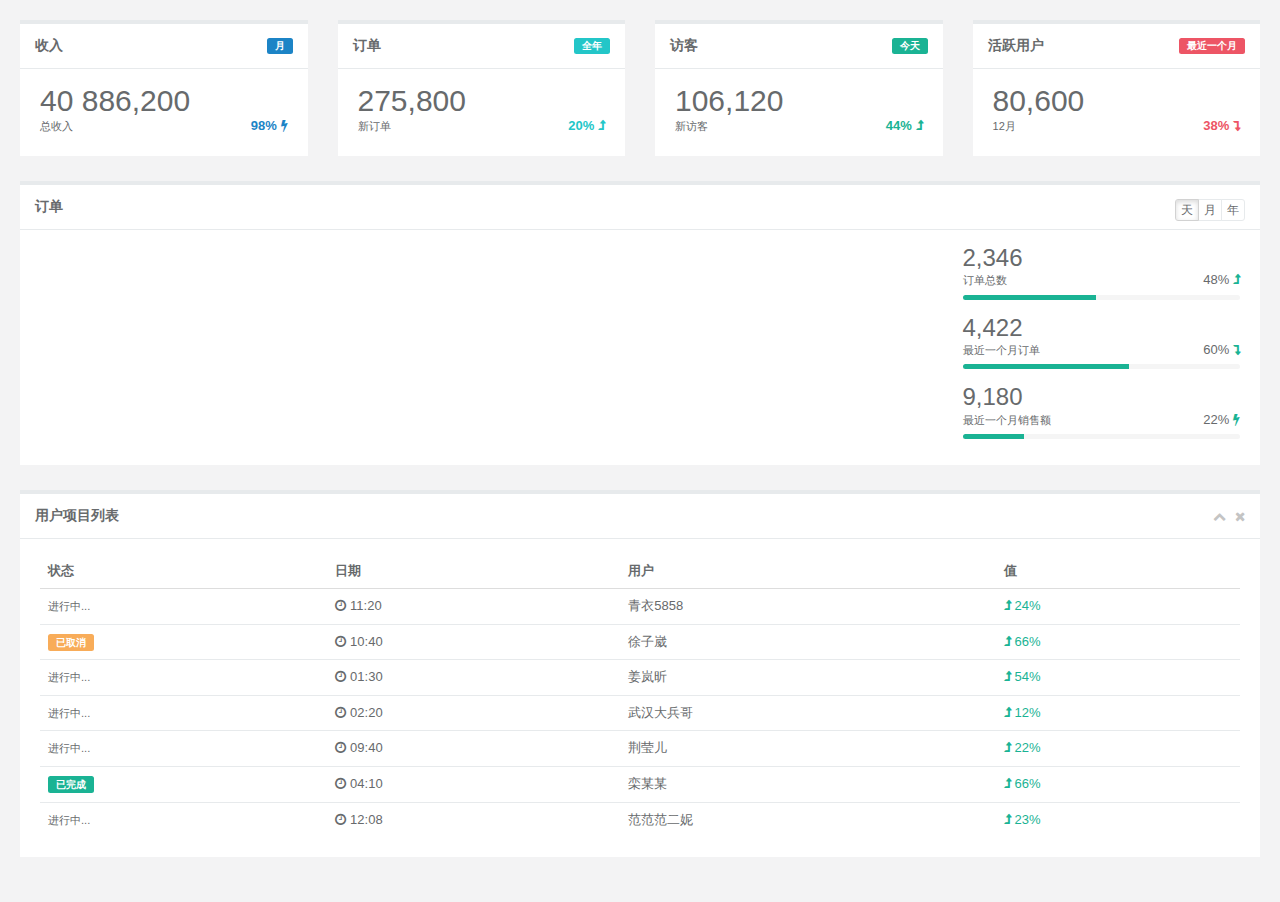
<file: ruoyi-admin/src/main/resources/templates/main_v1.html>
<!DOCTYPE html>
<html lang="zh" xmlns:th="http://www.thymeleaf.org">
<head>
    <meta charset="utf-8">
    <meta name="viewport" content="width=device-width, initial-scale=1.0">
    <title>统计</title>
    <link rel="shortcut icon" href="favicon.ico">
    <link href="../static/css/bootstrap.min.css" th:href="@{/css/bootstrap.min.css}" rel="stylesheet"/>
    <link href="../static/css/font-awesome.min.css" th:href="@{/css/font-awesome.min.css}" rel="stylesheet"/>
    <link href="../static/css/main/animate.min.css" th:href="@{/css/main/animate.min.css}" rel="stylesheet"/>
    <link href="../static/css/main/style.min862f.css" th:href="@{/css/main/style.min862f.css}" rel="stylesheet"/>
</head>

<body class="gray-bg">
    <div class="wrapper wrapper-content">

        <div class="row">
            <div class="col-sm-3">
                <div class="ibox float-e-margins">
                    <div class="ibox-title">
                        <span class="label label-success pull-right">月</span>
                        <h5>收入</h5>
                    </div>
                    <div class="ibox-content">
                        <h1 class="no-margins">40 886,200</h1>
                        <div class="stat-percent font-bold text-success">98% <i class="fa fa-bolt"></i>
                        </div>
                        <small>总收入</small>
                    </div>
                </div>
            </div>
            <div class="col-sm-3">
                <div class="ibox float-e-margins">
                    <div class="ibox-title">
                        <span class="label label-info pull-right">全年</span>
                        <h5>订单</h5>
                    </div>
                    <div class="ibox-content">
                        <h1 class="no-margins">275,800</h1>
                        <div class="stat-percent font-bold text-info">20% <i class="fa fa-level-up"></i>
                        </div>
                        <small>新订单</small>
                    </div>
                </div>
            </div>
            <div class="col-sm-3">
                <div class="ibox float-e-margins">
                    <div class="ibox-title">
                        <span class="label label-primary pull-right">今天</span>
                        <h5>访客</h5>
                    </div>
                    <div class="ibox-content">
                        <h1 class="no-margins">106,120</h1>
                        <div class="stat-percent font-bold text-navy">44% <i class="fa fa-level-up"></i>
                        </div>
                        <small>新访客</small>
                    </div>
                </div>
            </div>
            <div class="col-sm-3">
                <div class="ibox float-e-margins">
                    <div class="ibox-title">
                        <span class="label label-danger pull-right">最近一个月</span>
                        <h5>活跃用户</h5>
                    </div>
                    <div class="ibox-content">
                        <h1 class="no-margins">80,600</h1>
                        <div class="stat-percent font-bold text-danger">38% <i class="fa fa-level-down"></i>
                        </div>
                        <small>12月</small>
                    </div>
                </div>
            </div>
        </div>
        
        <div class="row">
            <div class="col-sm-12">
                <div class="ibox float-e-margins">
                    <div class="ibox-title">
                        <h5>订单</h5>
                        <div class="pull-right">
                            <div class="btn-group">
                                <button type="button" class="btn btn-xs btn-white active">天</button>
                                <button type="button" class="btn btn-xs btn-white">月</button>
                                <button type="button" class="btn btn-xs btn-white">年</button>
                            </div>
                        </div>
                    </div>
                    <div class="ibox-content">
                        <div class="row">
                            <div class="col-sm-9">
                                <div class="flot-chart">
                                    <div class="flot-chart-content" id="flot-dashboard-chart"></div>
                                </div>
                            </div>
                            <div class="col-sm-3">
                                <ul class="stat-list">
                                    <li>
                                        <h2 class="no-margins">2,346</h2>
                                        <small>订单总数</small>
                                        <div class="stat-percent">48% <i class="fa fa-level-up text-navy"></i>
                                        </div>
                                        <div class="progress progress-mini">
                                            <div style="width: 48%;" class="progress-bar"></div>
                                        </div>
                                    </li>
                                    <li>
                                        <h2 class="no-margins ">4,422</h2>
                                        <small>最近一个月订单</small>
                                        <div class="stat-percent">60% <i class="fa fa-level-down text-navy"></i>
                                        </div>
                                        <div class="progress progress-mini">
                                            <div style="width: 60%;" class="progress-bar"></div>
                                        </div>
                                    </li>
                                    <li>
                                        <h2 class="no-margins ">9,180</h2>
                                        <small>最近一个月销售额</small>
                                        <div class="stat-percent">22% <i class="fa fa-bolt text-navy"></i>
                                        </div>
                                        <div class="progress progress-mini">
                                            <div style="width: 22%;" class="progress-bar"></div>
                                        </div>
                                    </li>
                                 </ul>
                            </div>
                        </div>
                    </div>
                </div>
            </div>
        </div>
        
        <div class="row">
            <div class="col-sm-12">
                <div class="ibox float-e-margins">
                    <div class="ibox-title">
                        <h5>用户项目列表</h5>
                        <div class="ibox-tools">
                            <a class="collapse-link">
                                <i class="fa fa-chevron-up"></i>
                            </a>
                            <a class="close-link">
                                <i class="fa fa-times"></i>
                            </a>
                        </div>
                    </div>
                    <div class="ibox-content">
                        <table class="table table-hover no-margins">
                            <thead>
                                <tr>
                                    <th>状态</th>
                                    <th>日期</th>
                                    <th>用户</th>
                                    <th>值</th>
                                </tr>
                            </thead>
                            <tbody>
                                <tr>
                                    <td><small>进行中...</small>
                                    </td>
                                    <td><i class="fa fa-clock-o"></i> 11:20</td>
                                    <td>青衣5858</td>
                                    <td class="text-navy"> <i class="fa fa-level-up"></i> 24%</td>
                                </tr>
                                <tr>
                                    <td><span class="label label-warning">已取消</span>
                                    </td>
                                    <td><i class="fa fa-clock-o"></i> 10:40</td>
                                    <td>徐子崴</td>
                                    <td class="text-navy"> <i class="fa fa-level-up"></i> 66%</td>
                                </tr>
                                <tr>
                                    <td><small>进行中...</small>
                                    </td>
                                    <td><i class="fa fa-clock-o"></i> 01:30</td>
                                    <td>姜岚昕</td>
                                    <td class="text-navy"> <i class="fa fa-level-up"></i> 54%</td>
                                </tr>
                                <tr>
                                    <td><small>进行中...</small>
                                    </td>
                                    <td><i class="fa fa-clock-o"></i> 02:20</td>
                                    <td>武汉大兵哥</td>
                                    <td class="text-navy"> <i class="fa fa-level-up"></i> 12%</td>
                                </tr>
                                <tr>
                                    <td><small>进行中...</small>
                                    </td>
                                    <td><i class="fa fa-clock-o"></i> 09:40</td>
                                    <td>荆莹儿</td>
                                    <td class="text-navy"> <i class="fa fa-level-up"></i> 22%</td>
                                </tr>
                                <tr>
                                    <td><span class="label label-primary">已完成</span>
                                    </td>
                                    <td><i class="fa fa-clock-o"></i> 04:10</td>
                                    <td>栾某某</td>
                                    <td class="text-navy"> <i class="fa fa-level-up"></i> 66%</td>
                                </tr>
                                <tr>
                                    <td><small>进行中...</small>
                                    </td>
                                    <td><i class="fa fa-clock-o"></i> 12:08</td>
                                    <td>范范范二妮</td>
                                    <td class="text-navy"> <i class="fa fa-level-up"></i> 23%</td>
                                </tr>
                            </tbody>
                        </table>
                    </div>
                </div>
            </div>
         </div>
      </div>
    </div>
    <script th:src="@{/js/jquery.min.js}"></script>
    <script th:src="@{/js/bootstrap.min.js}"></script>
    <script th:src="@{/ajax/libs/flot/jquery.flot.js}"></script>
    
    <th:block th:include="include :: sparkline-js" />
    <script type="text/javascript">
	    $(document).ready(function () {
	        var data2 = [
	            [gd(2012, 1, 1), 7], [gd(2012, 1, 2), 6], [gd(2012, 1, 3), 4], [gd(2012, 1, 4), 8],
	            [gd(2012, 1, 5), 9], [gd(2012, 1, 6), 7], [gd(2012, 1, 7), 5], [gd(2012, 1, 8), 4],
	            [gd(2012, 1, 9), 7], [gd(2012, 1, 10), 8], [gd(2012, 1, 11), 9], [gd(2012, 1, 12), 6],
	            [gd(2012, 1, 13), 4], [gd(2012, 1, 14), 5], [gd(2012, 1, 15), 11], [gd(2012, 1, 16), 8],
	            [gd(2012, 1, 17), 8], [gd(2012, 1, 18), 11], [gd(2012, 1, 19), 11], [gd(2012, 1, 20), 6],
	            [gd(2012, 1, 21), 6], [gd(2012, 1, 22), 8], [gd(2012, 1, 23), 11], [gd(2012, 1, 24), 13],
	            [gd(2012, 1, 25), 7], [gd(2012, 1, 26), 9], [gd(2012, 1, 27), 9], [gd(2012, 1, 28), 8],
	            [gd(2012, 1, 29), 5], [gd(2012, 1, 30), 8], [gd(2012, 1, 31), 25]
	        ];
	
	        var data3 = [
	            [gd(2012, 1, 1), 800], [gd(2012, 1, 2), 500], [gd(2012, 1, 3), 600], [gd(2012, 1, 4), 700],
	            [gd(2012, 1, 5), 500], [gd(2012, 1, 6), 456], [gd(2012, 1, 7), 800], [gd(2012, 1, 8), 589],
	            [gd(2012, 1, 9), 467], [gd(2012, 1, 10), 876], [gd(2012, 1, 11), 689], [gd(2012, 1, 12), 700],
	            [gd(2012, 1, 13), 500], [gd(2012, 1, 14), 600], [gd(2012, 1, 15), 700], [gd(2012, 1, 16), 786],
	            [gd(2012, 1, 17), 345], [gd(2012, 1, 18), 888], [gd(2012, 1, 19), 888], [gd(2012, 1, 20), 888],
	            [gd(2012, 1, 21), 987], [gd(2012, 1, 22), 444], [gd(2012, 1, 23), 999], [gd(2012, 1, 24), 567],
	            [gd(2012, 1, 25), 786], [gd(2012, 1, 26), 666], [gd(2012, 1, 27), 888], [gd(2012, 1, 28), 900],
	            [gd(2012, 1, 29), 178], [gd(2012, 1, 30), 555], [gd(2012, 1, 31), 993]
	        ];
	
	
	        var dataset = [
	            {
	                label: "订单数",
	                data: data3,
	                color: "#1ab394",
	                bars: {
	                    show: true,
	                    align: "center",
	                    barWidth: 24 * 60 * 60 * 600,
	                    lineWidth: 0
	                }
	
	            }, {
	                label: "付款数",
	                data: data2,
	                yaxis: 2,
	                color: "#464f88",
	                lines: {
	                    lineWidth: 1,
	                    show: true,
	                    fill: true,
	                    fillColor: {
	                        colors: [{
	                            opacity: 0.2
	                        }, {
	                            opacity: 0.2
	                        }]
	                    }
	                },
	                splines: {
	                    show: false,
	                    tension: 0.6,
	                    lineWidth: 1,
	                    fill: 0.1
	                },
	            }
	        ];
	
	
	        var options = {
	            xaxis: {
	                mode: "time",
	                tickSize: [3, "day"],
	                tickLength: 0,
	                axisLabel: "Date",
	                axisLabelUseCanvas: true,
	                axisLabelFontSizePixels: 12,
	                axisLabelFontFamily: 'Arial',
	                axisLabelPadding: 10,
	                color: "#838383"
	            },
	            yaxes: [{
	                    position: "left",
	                    max: 1070,
	                    color: "#838383",
	                    axisLabelUseCanvas: true,
	                    axisLabelFontSizePixels: 12,
	                    axisLabelFontFamily: 'Arial',
	                    axisLabelPadding: 3
	            }, {
	                    position: "right",
	                    clolor: "#838383",
	                    axisLabelUseCanvas: true,
	                    axisLabelFontSizePixels: 12,
	                    axisLabelFontFamily: ' Arial',
	                    axisLabelPadding: 67
	            }
	            ],
	            legend: {
	                noColumns: 1,
	                labelBoxBorderColor: "#000000",
	                position: "nw"
	            },
	            grid: {
	                hoverable: false,
	                borderWidth: 0,
	                color: '#838383'
	            }
	        };
	
	        function gd(year, month, day) {
	            return new Date(year, month - 1, day).getTime();
	        }
	
	        var previousPoint = null,
	            previousLabel = null;
	
	        $.plot($("#flot-dashboard-chart"), dataset, options);
	    });
    </script>
</body>
</html>
</file>
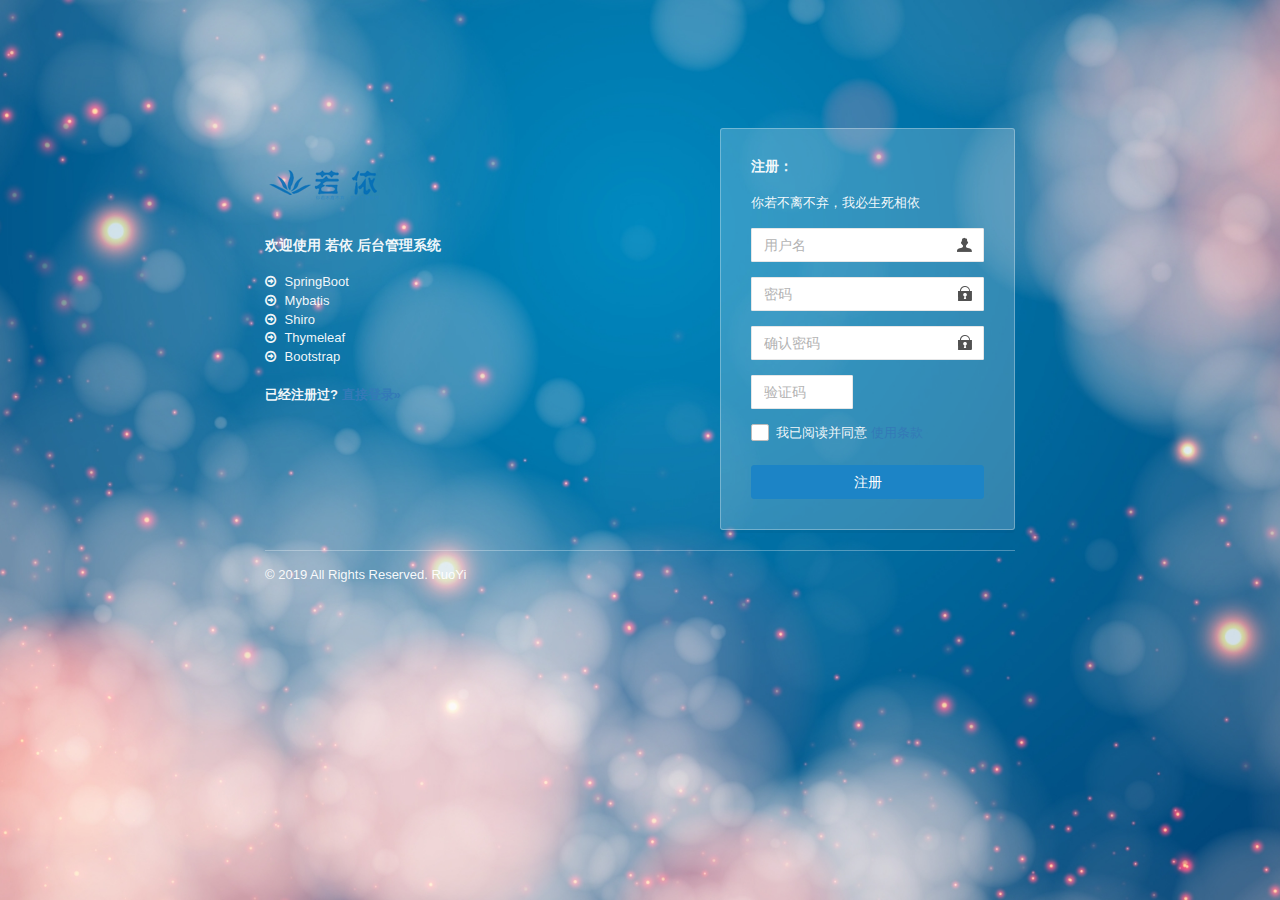
<file: ruoyi-admin/src/main/resources/templates/register.html>
<!DOCTYPE html>
<html  lang="zh" xmlns:th="http://www.thymeleaf.org">
<head>
    <meta charset="utf-8">
    <meta name="viewport" content="width=device-width, initial-scale=1.0, maximum-scale=1.0">
    <title>注册若依系统</title>
    <meta name="description" content="若依后台管理框架">
    <link href="../static/css/bootstrap.min.css" th:href="@{/css/bootstrap.min.css}" rel="stylesheet"/>
    <link href="../static/css/font-awesome.min.css" th:href="@{/css/font-awesome.min.css}" rel="stylesheet"/>
    <link href="../static/css/style.css" th:href="@{/css/style.css}" rel="stylesheet"/>
    <link href="../static/css/login.min.css" th:href="@{/css/login.min.css}" rel="stylesheet"/>
    <link href="../static/ruoyi/css/ry-ui.css" th:href="@{/ruoyi/css/ry-ui.css?v=4.3.1}" rel="stylesheet"/>
    <!-- 360浏览器急速模式 -->
    <meta name="renderer" content="webkit">
    <!-- 避免IE使用兼容模式 -->
    <meta http-equiv="X-UA-Compatible" content="IE=edge">
    <link rel="shortcut icon" href="../static/favicon.ico" th:href="@{favicon.ico}"/>
    <style type="text/css">label.error { position:inherit;  }</style>
</head>
<body class="signin">
    <div class="signinpanel">
        <div class="row">
            <div class="col-sm-7">
                <div class="signin-info">
                    <div class="logopanel m-b">
                        <h1><img alt="[ 若依 ]" src="../static/ruoyi.png" th:src="@{/ruoyi.png}"></h1>
                    </div>
                    <div class="m-b"></div>
                    <h4>欢迎使用 <strong>若依 后台管理系统</strong></h4>
                    <ul class="m-b">
                        <li><i class="fa fa-arrow-circle-o-right m-r-xs"></i> SpringBoot</li>
                        <li><i class="fa fa-arrow-circle-o-right m-r-xs"></i> Mybatis</li>
                        <li><i class="fa fa-arrow-circle-o-right m-r-xs"></i> Shiro</li>
                        <li><i class="fa fa-arrow-circle-o-right m-r-xs"></i> Thymeleaf</li>
                        <li><i class="fa fa-arrow-circle-o-right m-r-xs"></i> Bootstrap</li>
                    </ul>
                    <strong>已经注册过? <a th:href="@{/login}">直接登录&raquo;</a></strong>
                </div>
            </div>
            <div class="col-sm-5">
                <form id="registerForm" autocomplete="off">
                    <h4 class="no-margins">注册：</h4>
                    <p class="m-t-md">你若不离不弃，我必生死相依</p>
                    <input type="text"     name="username" class="form-control uname"         placeholder="用户名"   maxlength="20" />
                    <input type="password" name="password" class="form-control pword"         placeholder="密码"     maxlength="20" />
                    <input type="password" name="confirmPassword" class="form-control pword"  placeholder="确认密码" maxlength="20" />
					<div class="row m-t" th:if="${captchaEnabled==true}">
						<div class="col-xs-6">
						    <input type="text" name="validateCode" class="form-control code"  placeholder="验证码"   maxlength="5" >
						</div>
						<div class="col-xs-6">
							<a href="javascript:void(0);" title="点击更换验证码">
								<img th:src="@{captcha/captchaImage(type=${captchaType})}" class="imgcode" width="85%"/>
							</a>
						</div>
					</div>
                    <div class="checkbox-custom" th:classappend="${captchaEnabled==false} ? 'm-t'">
				        <input type="checkbox" id="acceptTerm" name="acceptTerm"> <label for="acceptTerm">我已阅读并同意</label>
				        <a href="https://gitee.com/y_project/RuoYi/blob/master/README.md" target="_blank">使用条款</a>
				    </div>
                    <button class="btn btn-success btn-block" id="btnSubmit" data-loading="正在验证注册，请稍后...">注册</button>
                </form>
            </div>
        </div>
        <div class="signup-footer">
            <div class="pull-left">
                &copy; 2019 All Rights Reserved. RuoYi <br>
            </div>
        </div>
    </div>
<script th:inline="javascript"> var ctx = [[@{/}]]; var captchaType = [[${captchaType}]]; </script>
<!-- 全局js -->
<script src="../static/js/jquery.min.js" th:src="@{/js/jquery.min.js}"></script>
<script src="../static/js/bootstrap.min.js" th:src="@{/js/bootstrap.min.js}"></script>
<!-- 验证插件 -->
<script src="../static/ajax/libs/validate/jquery.validate.min.js" th:src="@{/ajax/libs/validate/jquery.validate.min.js}"></script>
<script src="../static/ajax/libs/validate/messages_zh.min.js" th:src="@{/ajax/libs/validate/messages_zh.min.js}"></script>
<script src="../static/ajax/libs/layer/layer.min.js" th:src="@{/ajax/libs/layer/layer.min.js}"></script>
<script src="../static/ajax/libs/blockUI/jquery.blockUI.js" th:src="@{/ajax/libs/blockUI/jquery.blockUI.js}"></script>
<script src="../static/ruoyi/js/ry-ui.js" th:src="@{/ruoyi/js/ry-ui.js?v=4.3.1}"></script>
<script src="../static/ruoyi/register.js" th:src="@{/ruoyi/register.js}"></script>
</body>
</html>
</file>
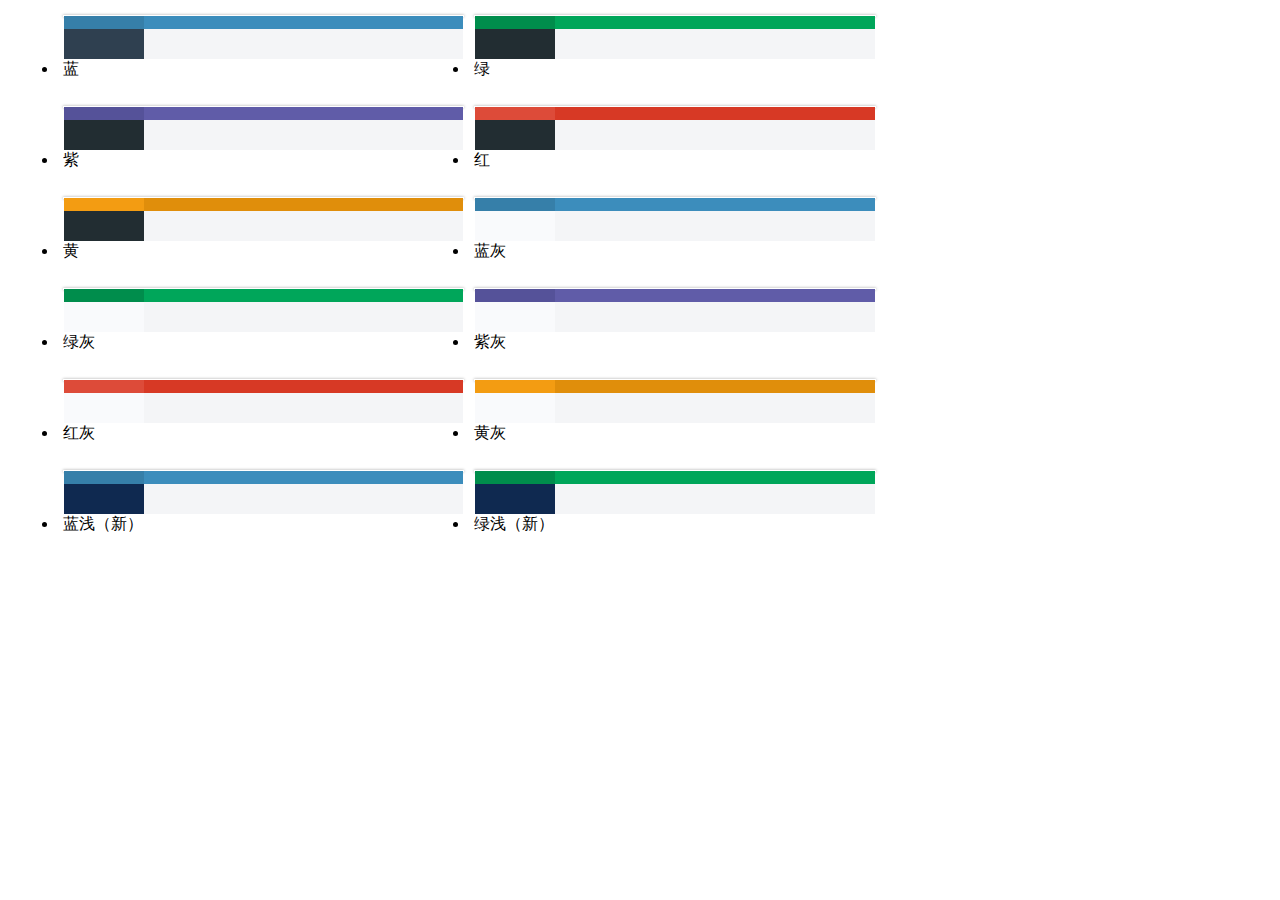
<file: ruoyi-admin/src/main/resources/templates/skin.html>
<!DOCTYPE html>
<html  lang="zh" xmlns:th="http://www.thymeleaf.org">
<head>
    <meta charset="utf-8">
    <meta name="viewport" content="width=device-width, initial-scale=1.0">
    <meta name="renderer" content="webkit">
    <title>主题选择</title>
    <!--[if lt IE 9]>
    <meta http-equiv="refresh" content="0;ie.html"/>
    <![endif]-->
    <link rel="shortcut icon" href="../static/favicon.ico" th:href="@{favicon.ico}"/>
    <link th:href="@{/css/bootstrap.min.css}" rel="stylesheet"/>
    <link th:href="@{/css/style.css}" rel="stylesheet"/>
    <style type="text/css">
		.list-unstyled{margin:10px;}
		.full-opacity-hover{opacity:1;filter:alpha(opacity=1);border:1px solid #fff}
		.full-opacity-hover:hover{border:1px solid #f00;}
	</style>
</head>
<body class="gray-bg">
<ul class="list-unstyled clearfix">
	<li style="float:left; width: 33.33333%; padding: 5px;">
		<a href="javascript:" data-skin="skin-blue|theme-dark" style="display: block; box-shadow: 0 0 3px rgba(0,0,0,0.4)" class="clearfix full-opacity-hover">
			<span style="width: 20%; float: left; height: 13px; background: #367fa9"></span>
			<span style="width: 80%; float: left; height: 13px; background: #3c8dbc"></span>
			<span style="width: 20%; float: left; height: 30px; background: #2f4050"></span>
			<span style="width: 80%; float: left; height: 30px; background: #f4f5f7"></span>
		</a>
		<p class="text-center">蓝</p>
	</li>
	
	<li style="float:left; width: 33.33333%; padding: 5px;">
		<a href="javascript:" data-skin="skin-green|theme-dark" style="display: block; box-shadow: 0 0 3px rgba(0,0,0,0.4)" class="clearfix full-opacity-hover">
			<span style="width: 20%; float: left; height: 13px; background: #008d4c"></span>
			<span style="width: 80%; float: left; height: 13px; background: #00a65a"></span>
			<span style="width: 20%; float: left; height: 30px; background: #222d32"></span>
			<span style="width: 80%; float: left; height: 30px; background: #f4f5f7"></span>
		</a>
		<p class="text-center">绿</p>
	</li>
	
	<li style="float:left; width: 33.33333%; padding: 5px;">
		<a href="javascript:" data-skin="skin-purple|theme-dark" style="display: block; box-shadow: 0 0 3px rgba(0,0,0,0.4)" class="clearfix full-opacity-hover">
			<span style="width: 20%; float: left; height: 13px; background: #555299"></span>
			<span style="width: 80%; float: left; height: 13px; background: #605ca8"></span>
			<span style="width: 20%; float: left; height: 30px; background: #222d32"></span>
			<span style="width: 80%; float: left; height: 30px; background: #f4f5f7"></span>
		</a>
		<p class="text-center">紫</p>
	</li>
	
	<li style="float:left; width: 33.33333%; padding: 5px;">
		<a href="javascript:" data-skin="skin-red|theme-dark" style="display: block; box-shadow: 0 0 3px rgba(0,0,0,0.4)" class="clearfix full-opacity-hover">
			<span style="width: 20%; float: left; height: 13px; background: #dd4b39"></span>
			<span style="width: 80%; float: left; height: 13px; background: #d73925"></span>
			<span style="width: 20%; float: left; height: 30px; background: #222d32"></span>
			<span style="width: 80%; float: left; height: 30px; background: #f4f5f7"></span>
		</a>
		<p class="text-center">红</p>
	</li>
	
	<li style="float:left; width: 33.33333%; padding: 5px;">
		<a href="javascript:" data-skin="skin-yellow|theme-dark" style="display: block; box-shadow: 0 0 3px rgba(0,0,0,0.4)" class="clearfix full-opacity-hover">
			<span style="width: 20%; float: left; height: 13px; background: #f39c12"></span>
			<span style="width: 80%; float: left; height: 13px; background: #e08e0b"></span>
			<span style="width: 20%; float: left; height: 30px; background: #222d32"></span>
			<span style="width: 80%; float: left; height: 30px; background: #f4f5f7"></span>
		</a>
		<p class="text-center">黄</p>
	</li>
	
	<li style="float:left; width: 33.33333%; padding: 5px;">
		<a href="javascript:" data-skin="skin-blue|theme-light" style="display: block; box-shadow: 0 0 3px rgba(0,0,0,0.4)" class="clearfix full-opacity-hover">
			<span style="width: 20%; float: left; height: 13px; background: #367fa9"></span>
			<span style="width: 80%; float: left; height: 13px; background: #3c8dbc"></span>
			<span style="width: 20%; float: left; height: 30px; background: #f9fafc"></span>
			<span style="width: 80%; float: left; height: 30px; background: #f4f5f7"></span>
		</a>
		<p class="text-center">蓝灰</p>
	</li>
	
	<li style="float:left; width: 33.33333%; padding: 5px;">
		<a href="javascript:" data-skin="skin-green|theme-light" style="display: block; box-shadow: 0 0 3px rgba(0,0,0,0.4)" class="clearfix full-opacity-hover">
			<span style="width: 20%; float: left; height: 13px; background: #008d4c"></span>
			<span style="width: 80%; float: left; height: 13px; background: #00a65a"></span>
			<span style="width: 20%; float: left; height: 30px; background: #f9fafc"></span>
			<span style="width: 80%; float: left; height: 30px; background: #f4f5f7"></span>
		</a>
		<p class="text-center">绿灰</p>
	</li>
	
	<li style="float:left; width: 33.33333%; padding: 5px;">
		<a href="javascript:" data-skin="skin-purple|theme-light" style="display: block; box-shadow: 0 0 3px rgba(0,0,0,0.4)" class="clearfix full-opacity-hover">
			<span style="width: 20%; float: left; height: 13px; background: #555299"></span>
			<span style="width: 80%; float: left; height: 13px; background: #605ca8"></span>
			<span style="width: 20%; float: left; height: 30px; background: #f9fafc"></span>
			<span style="width: 80%; float: left; height: 30px; background: #f4f5f7"></span>
		</a>
		<p class="text-center">紫灰</p>
	</li>
	
	<li style="float:left; width: 33.33333%; padding: 5px;">
		<a href="javascript:" data-skin="skin-red|theme-light" style="display: block; box-shadow: 0 0 3px rgba(0,0,0,0.4)" class="clearfix full-opacity-hover">
			<span style="width: 20%; float: left; height: 13px; background: #dd4b39"></span>
			<span style="width: 80%; float: left; height: 13px; background: #d73925"></span>
			<span style="width: 20%; float: left; height: 30px; background: #f9fafc"></span>
			<span style="width: 80%; float: left; height: 30px; background: #f4f5f7"></span>
		</a>
		<p class="text-center">红灰</p>
	</li>
	
	<li style="float:left; width: 33.33333%; padding: 5px;">
		<a href="javascript:" data-skin="skin-yellow|theme-light" style="display: block; box-shadow: 0 0 3px rgba(0,0,0,0.4)" class="clearfix full-opacity-hover">
			<span style="width: 20%; float: left; height: 13px; background: #f39c12"></span>
			<span style="width: 80%; float: left; height: 13px; background: #e08e0b"></span>
			<span style="width: 20%; float: left; height: 30px; background: #f9fafc"></span>
			<span style="width: 80%; float: left; height: 30px; background: #f4f5f7"></span>
		</a>
		<p class="text-center">黄灰</p>
	</li>
	
	<li style="float:left; width: 33.33333%; padding: 5px;">
		<a href="javascript:" data-skin="skin-blue|theme-blue" style="display: block; box-shadow: 0 0 3px rgba(0,0,0,0.4)" class="clearfix full-opacity-hover">
			<span style="width: 20%; float: left; height: 13px; background: #367fa9"></span>
			<span style="width: 80%; float: left; height: 13px; background: #3c8dbc"></span>
			<span style="width: 20%; float: left; height: 30px; background: rgba(15,41,80,1)"></span>
			<span style="width: 80%; float: left; height: 30px; background: #f4f5f7"></span>
		</a>
		<p class="text-center">蓝浅（新）</p>
	</li>
	<li style="float:left; width: 33.33333%; padding: 5px;">
		<a href="javascript:" data-skin="skin-green|theme-blue" style="display: block; box-shadow: 0 0 3px rgba(0,0,0,0.4)" class="clearfix full-opacity-hover">
			<span style="width: 20%; float: left; height: 13px; background: #008d4c"></span>
			<span style="width: 80%; float: left; height: 13px; background: #00a65a"></span>
			<span style="width: 20%; float: left; height: 30px; background: rgba(15,41,80,1)"></span>
			<span style="width: 80%; float: left; height: 30px; background: #f4f5f7"></span>
		</a>
		<p class="text-center">绿浅（新）</p>
	</li>
</ul>
</body>
<script th:src="@{/js/jquery.min.js}"></script>
<script th:src="@{/ruoyi/js/common.js?v=4.3.1}"></script>
<script type="text/javascript">
//皮肤样式列表
var skins = ["skin-blue", "skin-green", "skin-purple", "skin-red", "skin-yellow"];

// 主题样式列表
var themes = ["theme-dark", "theme-light", "theme-blue"];

$("[data-skin]").on('click',
function(e) {
    var skin = $(this).data('skin');
    $.each(skins, function(i) {
        parent.$("body").removeClass(skins[i]);
    });
    $.each(themes, function(i) {
        parent.$("body").removeClass(themes[i]);
    });
    parent.$("body").addClass(skin.split('|')[0]);
    parent.$("body").addClass(skin.split('|')[1]);
    storage.set('skin', skin);
});
</script>
</html>
</file>
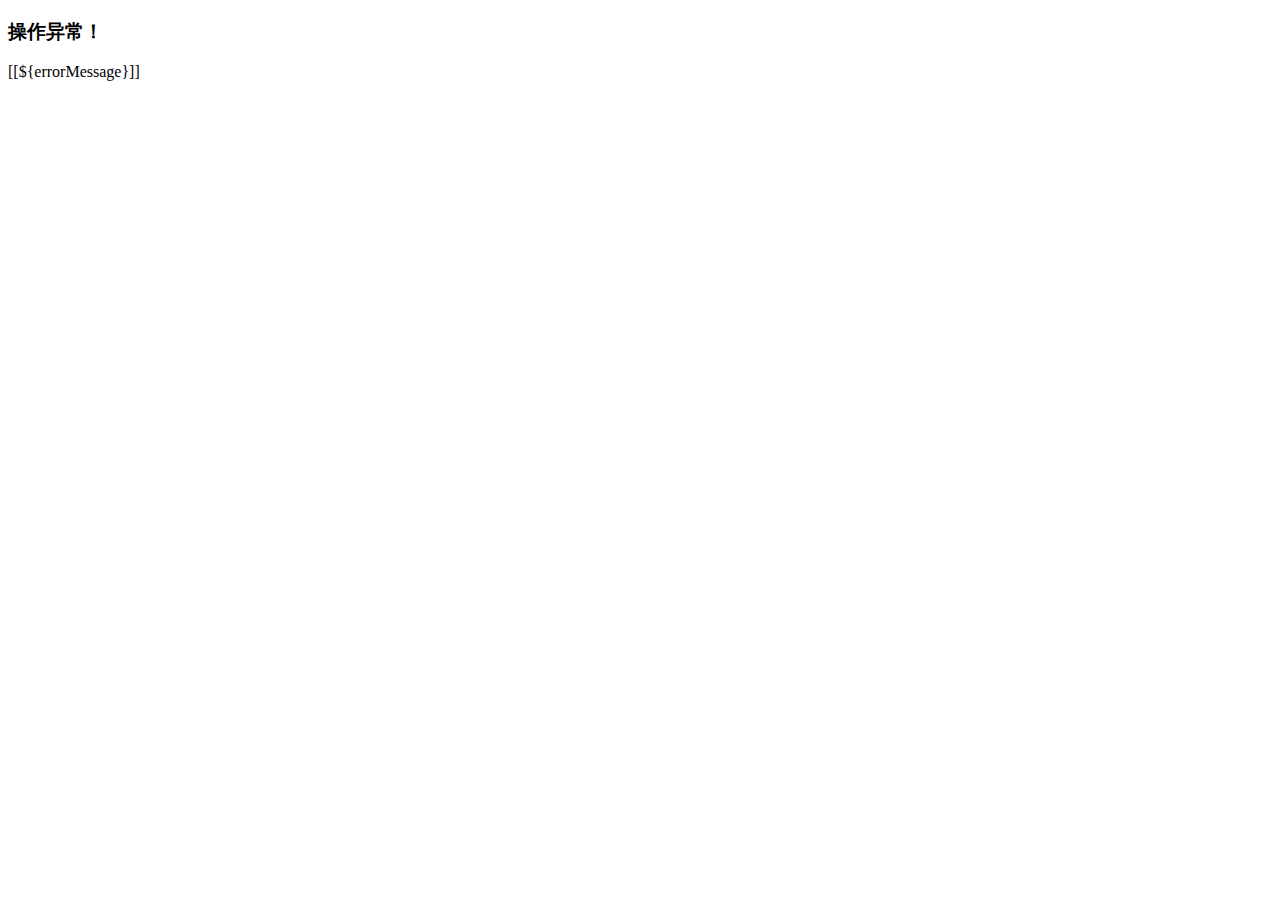
<file: ruoyi-admin/src/main/resources/templates/error/business.html>
<!DOCTYPE html>
<html lang="zh">
<head>
    <meta charset="utf-8">
    <meta name="viewport" content="width=device-width, initial-scale=1.0">
    <title>RuoYi - 403</title>
	<link th:href="@{/css/bootstrap.min.css}" rel="stylesheet"/>
    <link th:href="@{/css/animate.css}" rel="stylesheet"/>
    <link th:href="@{/css/style.css}" rel="stylesheet"/>
</head>
<body class="gray-bg">
    <div class="middle-box text-center animated fadeInDown">
        <h3 class="font-bold">操作异常！</h3>

        <div class="error-desc">
            [[${errorMessage}]]
        </div>
    </div>
</body>
</html>
</file>
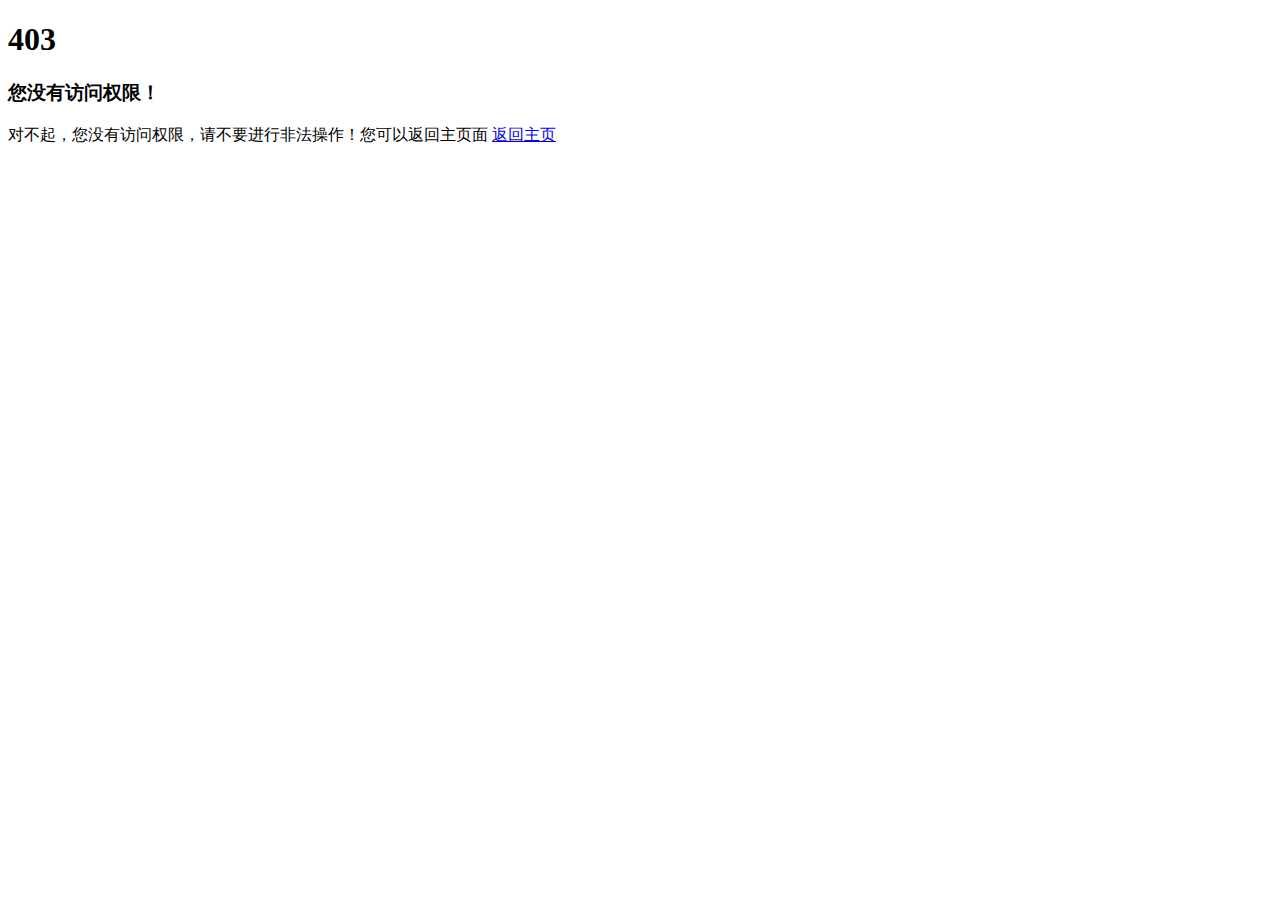
<file: ruoyi-admin/src/main/resources/templates/error/unauth.html>
<!DOCTYPE html>
<html lang="zh">
<head>
    <meta charset="utf-8">
    <meta name="viewport" content="width=device-width, initial-scale=1.0">
    <title>RuoYi - 403</title>
	<link th:href="@{/css/bootstrap.min.css}" rel="stylesheet"/>
    <link th:href="@{/css/animate.css}" rel="stylesheet"/>
    <link th:href="@{/css/style.css}" rel="stylesheet"/>
</head>
<body class="gray-bg">
    <div class="middle-box text-center animated fadeInDown">
        <h1>403</h1>
        <h3 class="font-bold">您没有访问权限！</h3>

        <div class="error-desc">
                                对不起，您没有访问权限，请不要进行非法操作！您可以返回主页面
            <a href="javascript:index()" class="btn btn-outline btn-primary btn-xs">返回主页</a>
        </div>
    </div>
    <script th:inline="javascript">
      var ctx = [[@{/}]];
      function index() {
          window.parent.frames.location.href = ctx + "index";
      }
    </script>
</body>
</html>
</file>
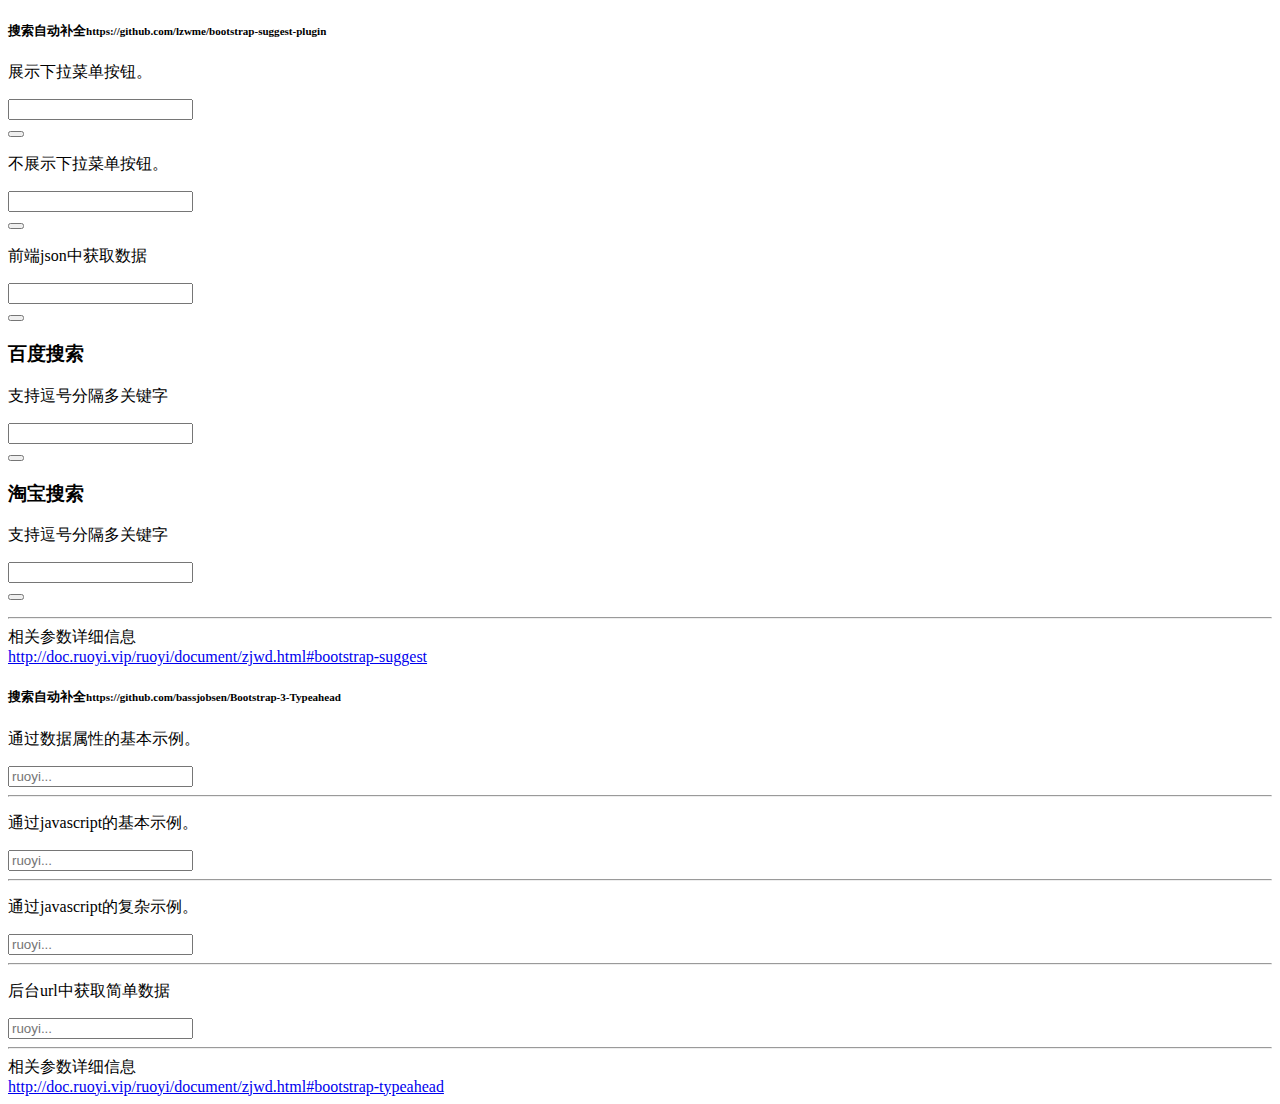
<file: ruoyi-admin/src/main/resources/templates/demo/form/autocomplete.html>
<!DOCTYPE html>
<html lang="zh">
<head>
	<th:block th:include="include :: header('搜索自动补全')" />
</head>
<body class="gray-bg">
      <div class="wrapper wrapper-content animated fadeInRight">
        <div class="row">
            <div class="col-sm-6">
                <div class="ibox float-e-margins">
                    <div class="ibox-title">
                        <h5>搜索自动补全<small>https://github.com/lzwme/bootstrap-suggest-plugin</small></h5>
                    </div>  
                    <div class="ibox-content">
                        <p>展示下拉菜单按钮。</p>
                        <div class="row">
                            <div class="col-lg-6">
                                <div class="input-group">
                                    <input type="text" class="form-control" id="suggest-demo-1">
                                    <div class="input-group-btn">
                                        <button type="button" class="btn btn-white dropdown-toggle" data-toggle="dropdown">
                                            <span class="caret"></span>
                                        </button>
                                        <ul class="dropdown-menu dropdown-menu-right" role="menu">
                                        </ul>
                                    </div>
                                </div>
                            </div>
                        </div>
                        
                        <p>不展示下拉菜单按钮。</p>
                        <div class="row">
                            <div class="col-lg-6">
                                <div class="input-group">
                                    <input type="text" class="form-control" id="suggest-demo-2">
                                    <div class="input-group-btn">
                                        <button type="button" class="btn btn-white dropdown-toggle" data-toggle="dropdown">
                                            <span class="caret"></span>
                                        </button>
                                        <ul class="dropdown-menu dropdown-menu-right" role="menu">
                                        </ul>
                                    </div>
                                </div>
                            </div>
                        </div>
                        
                        <p>前端json中获取数据</p>
                        <div class="row">
                            <div class="col-lg-6">
                                <div class="input-group">
                                    <input type="text" class="form-control" id="suggest-demo-3">
                                    <div class="input-group-btn">
                                        <button type="button" class="btn btn-white dropdown-toggle" data-toggle="dropdown">
                                            <span class="caret"></span>
                                        </button>
                                        <ul class="dropdown-menu dropdown-menu-right" role="menu">
                                        </ul>
                                    </div>
                                    <!-- /btn-group -->
                                </div>
                            </div>
                        </div>
                        
                        <h3>百度搜索</h3>
                        <p>支持逗号分隔多关键字</p>
                        <div class="row">
                            <div class="col-lg-6">
                                <div class="input-group" style="width: 300px;">
                                    <input type="text" class="form-control" id="baidu">
                                    <div class="input-group-btn">
                                        <button type="button" class="btn btn-white dropdown-toggle" data-toggle="dropdown">
                                            <span class="caret"></span>
                                        </button>
                                        <ul class="dropdown-menu dropdown-menu-right" role="menu">
                                        </ul>
                                    </div>
                                    <!-- /btn-group -->
                                </div>
                            </div>
                        </div>
                        
                        <h3>淘宝搜索</h3>
                        <p>支持逗号分隔多关键字</p>
                        <div class="row">
                            <div class="col-lg-6">
                                <div class="input-group" style="width: 400px;">
                                    <input type="text" class="form-control" id="taobao">
                                    <div class="input-group-btn">
                                        <button type="button" class="btn btn-white dropdown-toggle" data-toggle="dropdown">
                                            <span class="caret"></span>
                                        </button>
                                        <ul class="dropdown-menu dropdown-menu-right" role="menu">
                                        </ul>
                                    </div>
                                    <!-- /btn-group -->
                                </div>
                            </div>
                        </div>
                        <hr>
                        <div class="form-group">
                            <label class="font-noraml">相关参数详细信息</label>
                            <div><a href="http://doc.ruoyi.vip/ruoyi/document/zjwd.html#bootstrap-suggest" target="_blank">http://doc.ruoyi.vip/ruoyi/document/zjwd.html#bootstrap-suggest</a></div>
                        </div>
                    </div>
                </div>
            </div>
            
            <div class="col-sm-6">
                <div class="ibox float-e-margins">
                    <div class="ibox-title">
                        <h5>搜索自动补全<small>https://github.com/bassjobsen/Bootstrap-3-Typeahead</small></h5>
                    </div>  
                    <div class="ibox-content">
                        <p>通过数据属性的基本示例。</p>
                        <div class="row">
                            <div class="col-lg-6">
                           	    <input type="text" placeholder="ruoyi..." data-provide="typeahead" data-source='["ruoyi 1","ruoyi 2","ruoyi 3"]' class="form-control" />
                            </div>
                        </div>
                        <hr>
                        
                        <p>通过javascript的基本示例。</p>
                        <div class="row">
                            <div class="col-lg-6">
                                <input type="text" placeholder="ruoyi..." class="form-control" id="typeahead-demo-1"/>
                            </div>
                        </div>
                        
                        <hr>
                        <p>通过javascript的复杂示例。</p>
                        <div class="row">
                            <div class="col-lg-6">
                                <input type="text" placeholder="ruoyi..." class="form-control" id="typeahead-demo-2"/>
                            </div>
                        </div>
                        
                        <hr>
                        <p>后台url中获取简单数据</p>
                        <div class="row">
                            <div class="col-lg-6">
                                <input type="text" placeholder="ruoyi..." class="form-control" id="typeahead-demo-3"/>
                            </div>
                        </div>
                        
                        <hr>
                        <div class="form-group">
                            <label class="font-noraml">相关参数详细信息</label>
                            <div><a href="http://doc.ruoyi.vip/ruoyi/document/zjwd.html#bootstrap-typeahead" target="_blank">http://doc.ruoyi.vip/ruoyi/document/zjwd.html#bootstrap-typeahead</a></div>
                        </div>
                    </div>
                </div>
            </div>
        </div>
    </div>
    <th:block th:include="include :: footer" />
    <th:block th:include="include :: bootstrap-suggest-js" />
    <th:block th:include="include :: bootstrap-typeahead-js" />
    <script type="text/javascript">
        
	    var testBsSuggest = $("#suggest-demo-1").bsSuggest({
	        url: ctx + "demo/form/userModel",
	        idField: "userId",
	        keyField: "userName"
	    }).on('onDataRequestSuccess', function (e, result) {
	        console.log('onDataRequestSuccess: ', result);
	    }).on('onSetSelectValue', function (e, keyword) {
	        console.log('onSetSelectValue: ', keyword);
	    }).on('onUnsetSelectValue', function (e) {
	        console.log("onUnsetSelectValue");
	    });
	    
	    var testBsSuggest = $("#suggest-demo-2").bsSuggest({
	        url: ctx + "demo/form/userModel",
	        showBtn: false,
	        idField: "userId",
	        keyField: "userName"
	    }).on('onDataRequestSuccess', function (e, result) {
	        console.log('onDataRequestSuccess: ', result);
	    }).on('onSetSelectValue', function (e, keyword) {
	        console.log('onSetSelectValue: ', keyword);
	    }).on('onUnsetSelectValue', function (e) {
	        console.log("onUnsetSelectValue");
	    });
	
	    //data 数据中获取
	    var testdataBsSuggest = $("#suggest-demo-3").bsSuggest({
	        indexId: 1,
	        indexKey: 2,
	        data: {
	            'value': [
	                {
	                    'userId': '1',
	                    'userCode': '1000001',
	                    'userName': '测试1',
	                    'userPhone': '15888888888'
	                },
	                {
	                    'userId': '2',
	                    'userCode': '1000002',
	                    'userName': '测试2',
	                    'userPhone': '15888888888'
	                },
	                {
	                    'userId': '3',
	                    'userCode': '1000003',
	                    'userName': '测试3',
	                    'userPhone': '15888888888'
	                },
	                {
	                    'userId': '4',
	                    'userCode': '1000004',
	                    'userName': '测试4',
	                    'userPhone': '15888888888'
	                },
	                {
	                    'userId': '5',
	                    'userCode': '1000005',
	                    'userName': '测试5',
	                    'userPhone': '15888888888'
	                }
				],
	            'defaults': 'http://ruoyi.vip'
	        }
	    });
	    
	    //百度搜索测试
	    var baiduBsSuggest = $("#baidu").bsSuggest({
	        allowNoKeyword: false, //是否允许无关键字时请求数据
	        multiWord: true, //以分隔符号分割的多关键字支持
	        separator: ",", //多关键字支持时的分隔符，默认为空格
	        getDataMethod: "url", //获取数据的方式，总是从 URL 获取
	        url: 'http://unionsug.baidu.com/su?p=3&t=' + (new Date()).getTime() + '&wd=',
	        /*优先从url ajax 请求 json 帮助数据，注意最后一个参数为关键字请求参数*/
	        jsonp: 'cb',
	        /*如果从 url 获取数据，并且需要跨域，则该参数必须设置*/
	        processData: function (json) { // url 获取数据时，对数据的处理，作为 getData 的回调函数
	            var i, len, data = {
	                value: []
	            };
	            if (!json || !json.s || json.s.length === 0) {
	                return false;
	            }
	
	            console.log(json);
	            len = json.s.length;
	
	            jsonStr = "{'value':[";
	            for (i = 0; i < len; i++) {
	                data.value.push({
	                    word: json.s[i]
	                });
	            }
	            data.defaults = 'baidu';
	
	            //字符串转化为 js 对象
	            return data;
	        }
	    });
	    
	    //淘宝搜索建议测试
	    var taobaoBsSuggest = $("#taobao").bsSuggest({
	        indexId: 2, //data.value 的第几个数据，作为input输入框的内容
	        indexKey: 1, //data.value 的第几个数据，作为input输入框的内容
	        allowNoKeyword: false, //是否允许无关键字时请求数据
	        multiWord: true, //以分隔符号分割的多关键字支持
	        separator: ",", //多关键字支持时的分隔符，默认为空格
	        getDataMethod: "url", //获取数据的方式，总是从 URL 获取
	        effectiveFieldsAlias: {
	            Id: "序号",
	            Keyword: "关键字",
	            Count: "数量"
	        },
	        showHeader: true,
	        url: 'http://suggest.taobao.com/sug?code=utf-8&extras=1&q=',
	        /*优先从url ajax 请求 json 帮助数据，注意最后一个参数为关键字请求参数*/
	        jsonp: 'callback',
	        /*如果从 url 获取数据，并且需要跨域，则该参数必须设置*/
	        processData: function (json) { // url 获取数据时，对数据的处理，作为 getData 的回调函数
	            var i, len, data = {
	                value: []
	            };
	
	            if (!json || !json.result || json.result.length == 0) {
	                return false;
	            }
	
	            console.log(json);
	            len = json.result.length;
	
	            for (i = 0; i < len; i++) {
	                data.value.push({
	                    "Id": (i + 1),
	                    "Keyword": json.result[i][0],
	                    "Count": json.result[i][1]
	                });
	            }
	            console.log(data);
	            return data;
	        }
	    });
	    
	    $('#typeahead-demo-1').typeahead({
            source: ["ruoyi 1","ruoyi 2","ruoyi 3"]
        });
	    
	    $('#typeahead-demo-2').typeahead({
            source: [
                {"name": "Afghanistan", "code": "AF", "ccn0": "040"},
                {"name": "Land Islands", "code": "AX", "ccn0": "050"},
                {"name": "Albania", "code": "AL","ccn0": "060"},
                {"name": "Algeria", "code": "DZ","ccn0": "070"}
            ]
        });
	    
	    $.get(ctx + "demo/form/collection", function(data){
	    	$("#typeahead-demo-3").typeahead({
		        source: data.value
		    });
        },'json');
    </script>
</body>
</html>
</file>
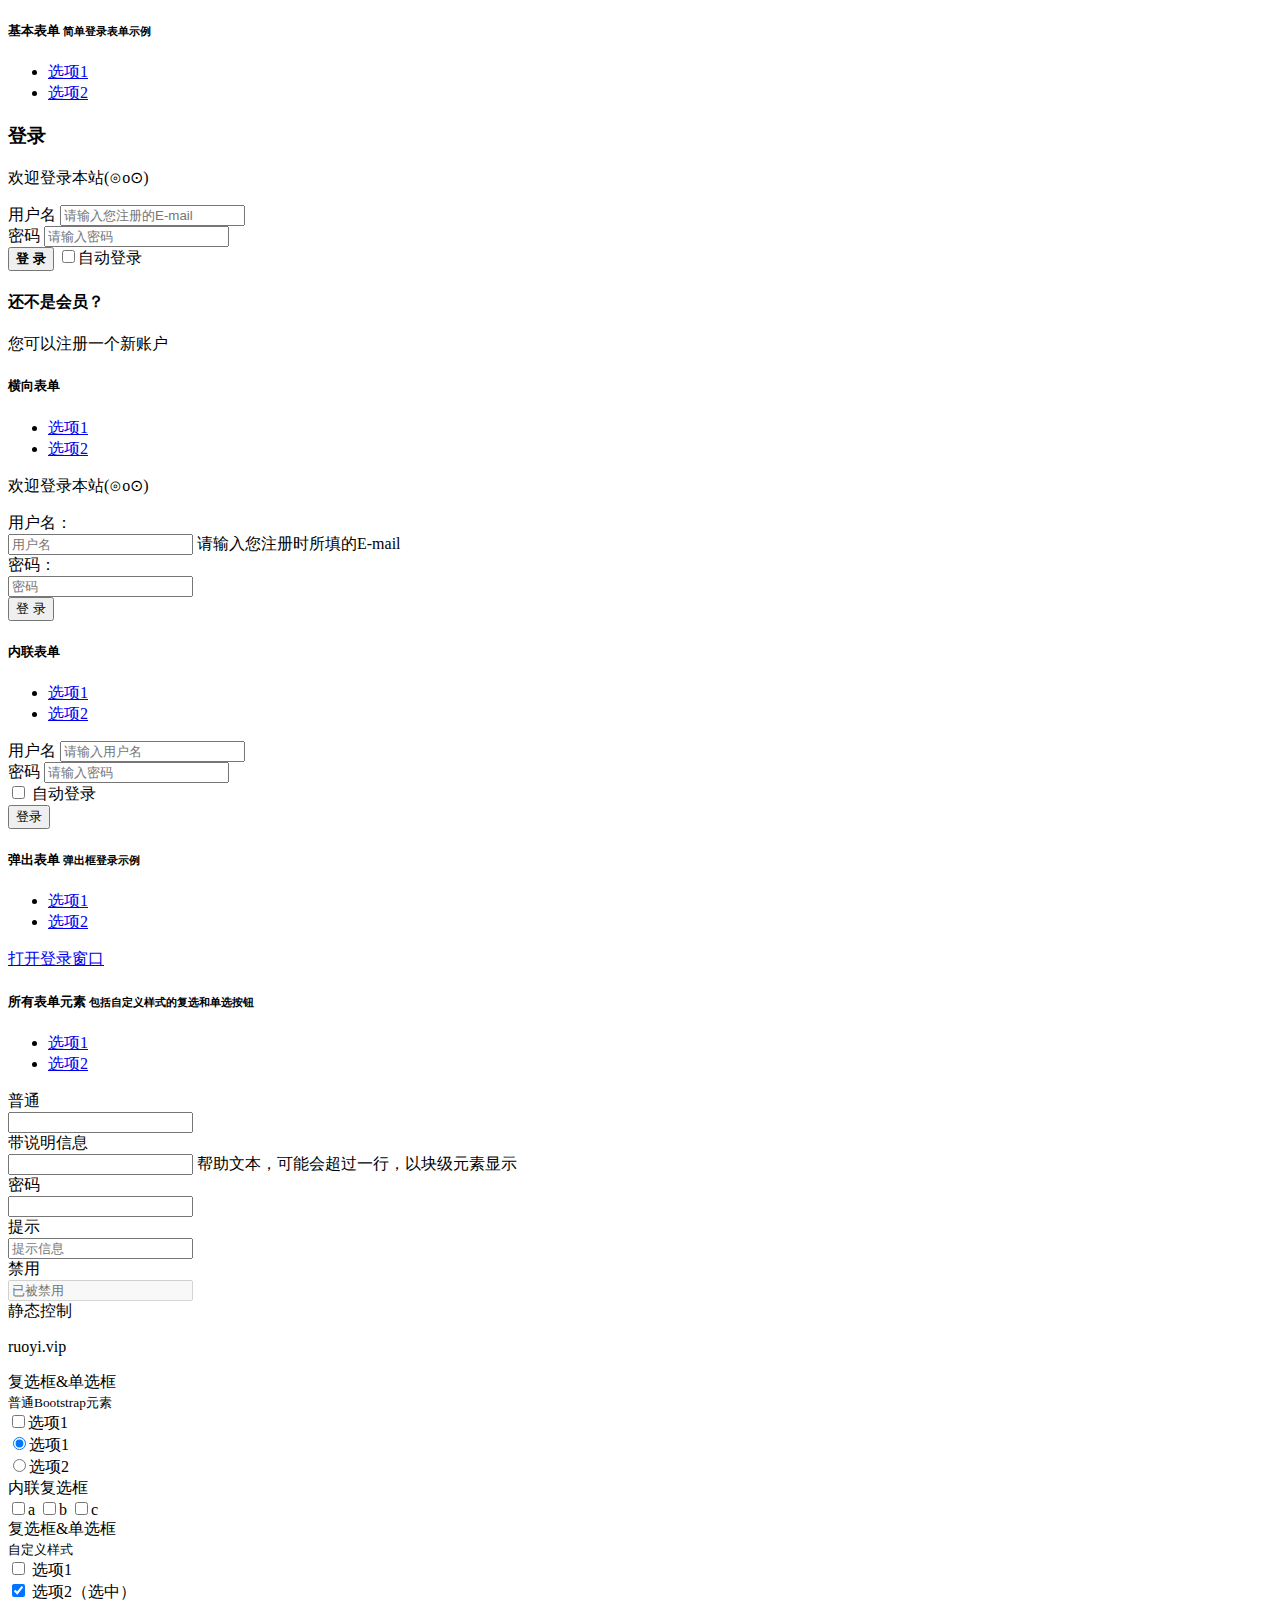
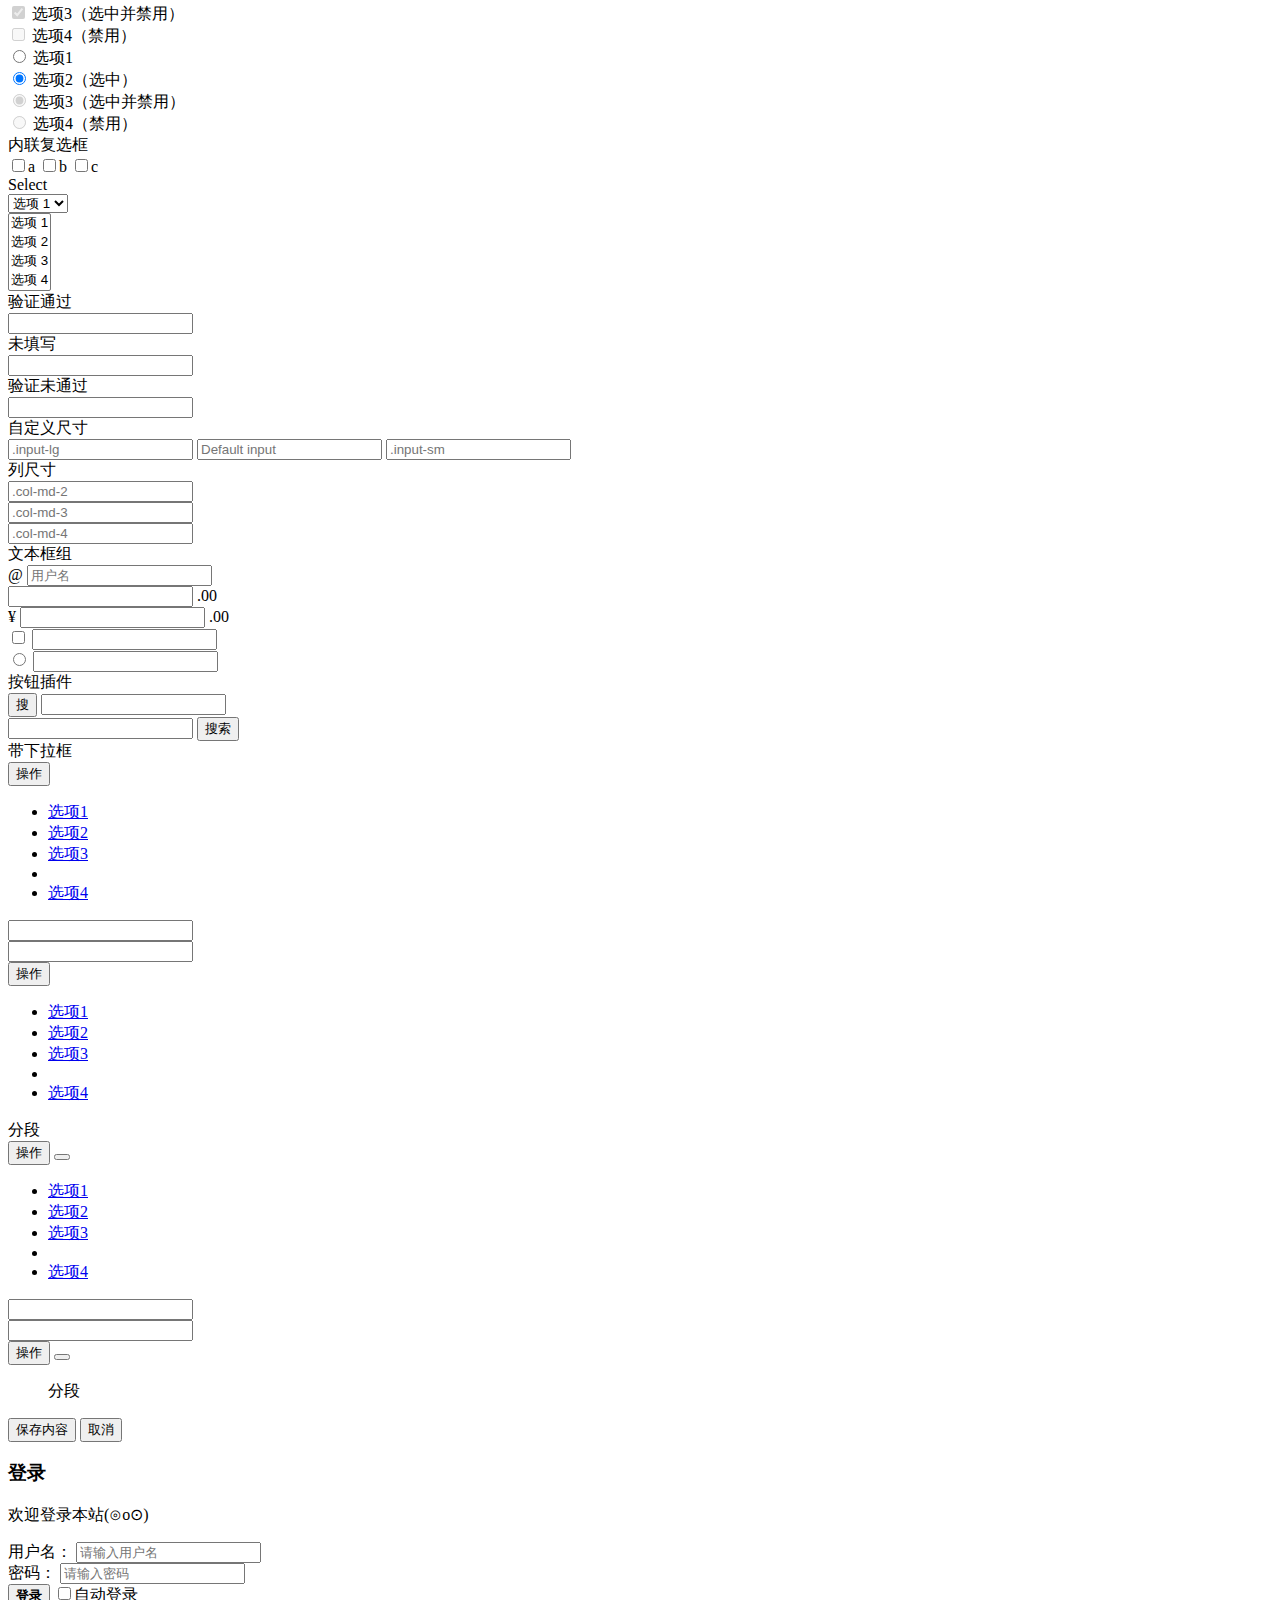
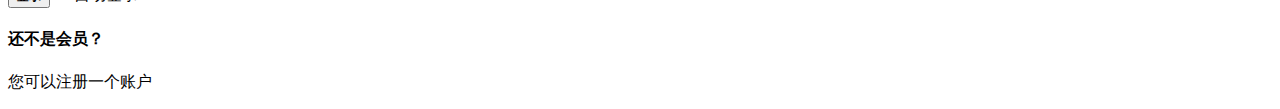
<file: ruoyi-admin/src/main/resources/templates/demo/form/basic.html>
<!DOCTYPE html>
<html lang="zh">
<head>
	<th:block th:include="include :: header('基本表单')" />
</head>
<body class="gray-bg">
    <div class="wrapper wrapper-content animated fadeInRight">
        <div class="row">
            <div class="col-sm-7">
                <div class="ibox float-e-margins">
                    <div class="ibox-title">
                        <h5>基本表单 <small>简单登录表单示例</small></h5>
                        <div class="ibox-tools">
                            <a class="collapse-link">
                                <i class="fa fa-chevron-up"></i>
                            </a>
                            <a class="dropdown-toggle" data-toggle="dropdown" href="#">
                                <i class="fa fa-wrench"></i>
                            </a>
                            <ul class="dropdown-menu dropdown-user">
                                <li><a href="#">选项1</a>
                                </li>
                                <li><a href="#">选项2</a>
                                </li>
                            </ul>
                            <a class="close-link">
                                <i class="fa fa-times"></i>
                            </a>
                        </div>
                    </div>
                    <div class="ibox-content">
                        <div class="row">
                            <div class="col-sm-6 b-r">
                                <h3 class="m-t-none m-b">登录</h3>
                                <p>欢迎登录本站(⊙o⊙)</p>
                                <form role="form">
                                    <div class="form-group">
                                        <label>用户名</label>
                                        <input type="email" placeholder="请输入您注册的E-mail" class="form-control">
                                    </div>
                                    <div class="form-group">
                                        <label>密码</label>
                                        <input type="password" placeholder="请输入密码" class="form-control">
                                    </div>
                                    <div>
                                        <button class="btn btn-sm btn-primary pull-right m-t-n-xs" type="submit"><strong>登 录</strong>
                                        </button>
                                        <label>
                                            <input type="checkbox">自动登录</label>
                                    </div>
                                </form>
                            </div>
                            <div class="col-sm-6">
                                <h4>还不是会员？</h4>
                                <p>您可以注册一个新账户</p>
                                <p class="text-center">
                                    <a href="#"><i class="fa fa-sign-in big-icon"></i></a>
                                </p>
                            </div>
                        </div>
                    </div>
                </div>
            </div>
            <div class="col-sm-5">
                <div class="ibox float-e-margins">
                    <div class="ibox-title">
                        <h5>横向表单</h5>
                        <div class="ibox-tools">
                            <a class="collapse-link">
                                <i class="fa fa-chevron-up"></i>
                            </a>
                            <a class="dropdown-toggle" data-toggle="dropdown" href="#">
                                <i class="fa fa-wrench"></i>
                            </a>
                            <ul class="dropdown-menu dropdown-user">
                                <li><a href="#">选项1</a>
                                </li>
                                <li><a href="#">选项2</a>
                                </li>
                            </ul>
                            <a class="close-link">
                                <i class="fa fa-times"></i>
                            </a>
                        </div>
                    </div>
                    <div class="ibox-content">
                        <form class="form-horizontal">
                            <p>欢迎登录本站(⊙o⊙)</p>
                            <div class="form-group">
                                <label class="col-sm-3 control-label">用户名：</label>

                                <div class="col-sm-8">
                                    <input type="email" placeholder="用户名" class="form-control"> <span class="help-block m-b-none">请输入您注册时所填的E-mail</span>
                                </div>
                            </div>
                            <div class="form-group">
                                <label class="col-sm-3 control-label">密码：</label>

                                <div class="col-sm-8">
                                    <input type="password" placeholder="密码" class="form-control">
                                </div>
                            </div>
                            <div class="form-group">
                                <div class="col-sm-offset-3 col-sm-8">
                                    <button class="btn btn-sm btn-white" type="submit">登 录</button>
                                </div>
                            </div>
                        </form>
                    </div>
                </div>
            </div>
        </div>
        <div class="row">
            <div class="col-sm-8">
                <div class="ibox float-e-margins">
                    <div class="ibox-title">
                        <h5>内联表单</h5>
                        <div class="ibox-tools">
                            <a class="collapse-link">
                                <i class="fa fa-chevron-up"></i>
                            </a>
                            <a class="dropdown-toggle" data-toggle="dropdown" href="#">
                                <i class="fa fa-wrench"></i>
                            </a>
                            <ul class="dropdown-menu dropdown-user">
                                <li><a href="#">选项1</a>
                                </li>
                                <li><a href="#">选项2</a>
                                </li>
                            </ul>
                            <a class="close-link">
                                <i class="fa fa-times"></i>
                            </a>
                        </div>
                    </div>
                    <div class="ibox-content">
                        <form role="form" class="form-inline">
                            <div class="form-group">
                                <label for="exampleInputEmail2" class="sr-only">用户名</label>
                                <input type="email" placeholder="请输入用户名" id="exampleInputEmail2" class="form-control">
                            </div>
                            <div class="form-group">
                                <label for="exampleInputPassword2" class="sr-only">密码</label>
                                <input type="password" placeholder="请输入密码" id="exampleInputPassword2" class="form-control">
                            </div>
                            <div class="checkbox m-l m-r-xs">
                                <label>
                                    <input type="checkbox"><i></i> 自动登录</label>
                            </div>
                            <button class="btn btn-white" type="submit">登录</button>
                        </form>
                    </div>
                </div>
            </div>
            <div class="col-sm-4">
                <div class="ibox float-e-margins">
                    <div class="ibox-title">
                        <h5>弹出表单 <small>弹出框登录示例</small></h5>
                        <div class="ibox-tools">
                            <a class="collapse-link">
                                <i class="fa fa-chevron-up"></i>
                            </a>
                            <a class="dropdown-toggle" data-toggle="dropdown" href="#">
                                <i class="fa fa-wrench"></i>
                            </a>
                            <ul class="dropdown-menu dropdown-user">
                                <li><a href="#">选项1</a>
                                </li>
                                <li><a href="#">选项2</a>
                                </li>
                            </ul>
                            <a class="close-link">
                                <i class="fa fa-times"></i>
                            </a>
                        </div>
                    </div>
                    <div class="ibox-content">
                        <div class="text-center">
                            <a data-toggle="modal" class="btn btn-primary" href="#modal-form">打开登录窗口</a>
                        </div>
                    </div>
                </div>
            </div>
        </div>
        <div class="row">
            <div class="col-sm-12">
                <div class="ibox float-e-margins">
                    <div class="ibox-title">
                        <h5>所有表单元素 <small>包括自定义样式的复选和单选按钮</small></h5>
                        <div class="ibox-tools">
                            <a class="collapse-link">
                                <i class="fa fa-chevron-up"></i>
                            </a>
                            <a class="dropdown-toggle" data-toggle="dropdown" href="#">
                                <i class="fa fa-wrench"></i>
                            </a>
                            <ul class="dropdown-menu dropdown-user">
                                <li><a href="#">选项1</a>
                                </li>
                                <li><a href="#">选项2</a>
                                </li>
                            </ul>
                            <a class="close-link">
                                <i class="fa fa-times"></i>
                            </a>
                        </div>
                    </div>
                    <div class="ibox-content">
                        <form method="get" class="form-horizontal">
                            <div class="form-group">
                                <label class="col-sm-2 control-label">普通</label>

                                <div class="col-sm-10">
                                    <input type="text" class="form-control">
                                </div>
                            </div>
                            <div class="hr-line-dashed"></div>
                            <div class="form-group">
                                <label class="col-sm-2 control-label">带说明信息</label>
                                <div class="col-sm-10">
                                    <input type="text" class="form-control"> <span class="help-block m-b-none">帮助文本，可能会超过一行，以块级元素显示</span>
                                </div>
                            </div>
                            <div class="hr-line-dashed"></div>
                            <div class="form-group">
                                <label class="col-sm-2 control-label">密码</label>

                                <div class="col-sm-10">
                                    <input type="password" class="form-control" name="password">
                                </div>
                            </div>
                            <div class="hr-line-dashed"></div>
                            <div class="form-group">
                                <label class="col-sm-2 control-label">提示</label>

                                <div class="col-sm-10">
                                    <input type="text" placeholder="提示信息" class="form-control">
                                </div>
                            </div>
                            <div class="hr-line-dashed"></div>
                            <div class="form-group">
                                <label class="col-sm-2 control-label">禁用</label>

                                <div class="col-sm-10">
                                    <input type="text" disabled="" placeholder="已被禁用" class="form-control">
                                </div>
                            </div>
                            <div class="hr-line-dashed"></div>
                            <div class="form-group">
                                <label class="col-sm-2 control-label">静态控制</label>

                                <div class="col-sm-10">
                                    <p class="form-control-static">ruoyi.vip</p>
                                </div>
                            </div>
                            <div class="hr-line-dashed"></div>
                            <div class="form-group">
                                <label class="col-sm-2 control-label">复选框&amp;单选框
                                    <br/>
                                    <small class="text-navy">普通Bootstrap元素</small>
                                </label>

                                <div class="col-sm-10">
                                    <div class="checkbox">
                                        <label>
                                            <input type="checkbox" value="">选项1</label>
                                    </div>
                                    <div class="radio">
                                        <label>
                                            <input type="radio" checked="" value="option1" id="optionsRadios1" name="optionsRadios">选项1</label>
                                    </div>
                                    <div class="radio">
                                        <label>
                                            <input type="radio" value="option2" id="optionsRadios2" name="optionsRadios">选项2</label>
                                    </div>
                                </div>
                            </div>
                            <div class="hr-line-dashed"></div>
                            <div class="form-group">
                                <label class="col-sm-2 control-label">内联复选框</label>

                                <div class="col-sm-10">
                                    <label class="checkbox-inline">
                                        <input type="checkbox" value="option1" id="inlineCheckbox1">a</label>
                                    <label class="checkbox-inline">
                                        <input type="checkbox" value="option2" id="inlineCheckbox2">b</label>
                                    <label class="checkbox-inline">
                                        <input type="checkbox" value="option3" id="inlineCheckbox3">c</label>
                                </div>
                            </div>
                            <div class="hr-line-dashed"></div>
                            <div class="form-group">
                                <label class="col-sm-2 control-label">复选框&amp;单选框
                                    <br/><small class="text-navy">自定义样式</small>
                                </label>

                                <div class="col-sm-10">
                                    <div class="checkbox check-box">
                                        <label>
                                            <input type="checkbox" value=""> <i></i> 选项1</label>
                                    </div>
                                    <div class="checkbox check-box">
                                        <label>
                                            <input type="checkbox" value="" checked=""> <i></i> 选项2（选中）</label>
                                    </div>
                                    <div class="checkbox check-box">
                                        <label>
                                            <input type="checkbox" value="" disabled="" checked=""> <i></i> 选项3（选中并禁用）</label>
                                    </div>
                                    <div class="checkbox check-box">
                                        <label>
                                            <input type="checkbox" value="" disabled=""> <i></i> 选项4（禁用）</label>
                                    </div>
                                    <div class="radio check-box">
                                        <label>
                                            <input type="radio" value="option1" name="a"> <i></i> 选项1</label>
                                    </div>
                                    <div class="radio check-box">
                                        <label>
                                            <input type="radio" checked="" value="option2" name="a"> <i></i> 选项2（选中）</label>
                                    </div>
                                    <div class="radio check-box">
                                        <label>
                                            <input type="radio" disabled="" checked="" value="option2"> <i></i> 选项3（选中并禁用）</label>
                                    </div>
                                    <div class="radio check-box">
                                        <label>
                                            <input type="radio" disabled="" name="a"> <i></i> 选项4（禁用）</label>
                                    </div>
                                </div>
                            </div>
                            <div class="hr-line-dashed"></div>
                            <div class="form-group">
                                <label class="col-sm-2 control-label">内联复选框</label>

                                <div class="col-sm-10">
                                    <label class="checkbox-inline check-box">
                                        <input type="checkbox" value="option1">a</label>
                                    <label class="checkbox-inline check-box">
                                        <input type="checkbox" value="option2">b</label>
                                    <label class="checkbox-inline check-box">
                                        <input type="checkbox" value="option3">c</label>
                                </div>
                            </div>
                            <div class="hr-line-dashed"></div>
                            <div class="form-group">
                                <label class="col-sm-2 control-label">Select</label>

                                <div class="col-sm-10">
                                    <select class="form-control m-b" name="account">
                                        <option>选项 1</option>
                                        <option>选项 2</option>
                                        <option>选项 3</option>
                                        <option>选项 4</option>
                                    </select>

                                    <div class="col-sm-4 m-l-n">
                                        <select class="form-control" multiple="">
                                            <option>选项 1</option>
                                            <option>选项 2</option>
                                            <option>选项 3</option>
                                            <option>选项 4</option>
                                        </select>
                                    </div>
                                </div>
                            </div>
                            <div class="hr-line-dashed"></div>
                            <div class="form-group has-success">
                                <label class="col-sm-2 control-label">验证通过</label>

                                <div class="col-sm-10">
                                    <input type="text" class="form-control">
                                </div>
                            </div>
                            <div class="hr-line-dashed"></div>
                            <div class="form-group has-warning">
                                <label class="col-sm-2 control-label">未填写</label>

                                <div class="col-sm-10">
                                    <input type="text" class="form-control">
                                </div>
                            </div>
                            <div class="hr-line-dashed"></div>
                            <div class="form-group has-error">
                                <label class="col-sm-2 control-label">验证未通过</label>

                                <div class="col-sm-10">
                                    <input type="text" class="form-control">
                                </div>
                            </div>
                            <div class="hr-line-dashed"></div>
                            <div class="form-group">
                                <label class="col-sm-2 control-label">自定义尺寸</label>

                                <div class="col-sm-10">
                                    <input type="text" placeholder=".input-lg" class="form-control input-lg m-b">
                                    <input type="text" placeholder="Default input" class="form-control m-b">
                                    <input type="text" placeholder=".input-sm" class="form-control input-sm">
                                </div>
                            </div>
                            <div class="hr-line-dashed"></div>
                            <div class="form-group">
                                <label class="col-sm-2 control-label">列尺寸</label>

                                <div class="col-sm-10">
                                    <div class="row">
                                        <div class="col-md-2">
                                            <input type="text" placeholder=".col-md-2" class="form-control">
                                        </div>
                                        <div class="col-md-3">
                                            <input type="text" placeholder=".col-md-3" class="form-control">
                                        </div>
                                        <div class="col-md-4">
                                            <input type="text" placeholder=".col-md-4" class="form-control">
                                        </div>
                                    </div>
                                </div>
                            </div>
                            <div class="hr-line-dashed"></div>
                            <div class="form-group">
                                <label class="col-sm-2 control-label">文本框组</label>

                                <div class="col-sm-10">
                                    <div class="input-group m-b"><span class="input-group-addon">@</span>
                                        <input type="text" placeholder="用户名" class="form-control">
                                    </div>
                                    <div class="input-group m-b">
                                        <input type="text" class="form-control"> <span class="input-group-addon">.00</span>
                                    </div>
                                    <div class="input-group m-b"><span class="input-group-addon">&yen;</span>
                                        <input type="text" class="form-control"> <span class="input-group-addon">.00</span>
                                    </div>
                                    <div class="input-group m-b"><span class="input-group-addon"> <input type="checkbox"> </span>
                                        <input type="text" class="form-control">
                                    </div>
                                    <div class="input-group"><span class="input-group-addon"> <input type="radio"> </span>
                                        <input type="text" class="form-control">
                                    </div>
                                </div>
                            </div>
                            <div class="hr-line-dashed"></div>
                            <div class="form-group">
                                <label class="col-sm-2 control-label">按钮插件</label>

                                <div class="col-sm-10">
                                    <div class="input-group m-b"><span class="input-group-btn">
                                            <button type="button" class="btn btn-primary">搜</button> </span>
                                        <input type="text" class="form-control">
                                    </div>
                                    <div class="input-group">
                                        <input type="text" class="form-control"> <span class="input-group-btn"> <button type="button" class="btn btn-primary">搜索
                                        </button> </span>
                                    </div>
                                </div>
                            </div>
                            <div class="hr-line-dashed"></div>
                            <div class="form-group">
                                <label class="col-sm-2 control-label">带下拉框</label>

                                <div class="col-sm-10">
                                    <div class="input-group m-b">
                                        <div class="input-group-btn">
                                            <button data-toggle="dropdown" class="btn btn-white dropdown-toggle" type="button">操作 <span class="caret"></span>
                                            </button>
                                            <ul class="dropdown-menu">
                                                <li><a href="#">选项1</a>
                                                </li>
                                                <li><a href="#">选项2</a>
                                                </li>
                                                <li><a href="#">选项3</a>
                                                </li>
                                                <li class="divider"></li>
                                                <li><a href="#">选项4</a>
                                                </li>
                                            </ul>
                                        </div>
                                        <input type="text" class="form-control">
                                    </div>
                                    <div class="input-group">
                                        <input type="text" class="form-control">

                                        <div class="input-group-btn">
                                            <button data-toggle="dropdown" class="btn btn-white dropdown-toggle" type="button">操作 <span class="caret"></span>
                                            </button>
                                            <ul class="dropdown-menu pull-right">
                                                <li><a href="#">选项1</a>
                                                </li>
                                                <li><a href="#">选项2</a>
                                                </li>
                                                <li><a href="#">选项3</a>
                                                </li>
                                                <li class="divider"></li>
                                                <li><a href="#">选项4</a>
                                                </li>
                                            </ul>
                                        </div>
                                    </div>
                                </div>
                            </div>
                            <div class="hr-line-dashed"></div>
                            <div class="form-group">
                                <label class="col-sm-2 control-label">分段</label>

                                <div class="col-sm-10">
                                    <div class="input-group m-b">
                                        <div class="input-group-btn">
                                            <button tabindex="-1" class="btn btn-white" type="button">操作</button>
                                            <button data-toggle="dropdown" class="btn btn-white dropdown-toggle" type="button"><span class="caret"></span>
                                            </button>
                                            <ul class="dropdown-menu">
                                                <li><a href="#">选项1</a>
                                                </li>
                                                <li><a href="#">选项2</a>
                                                </li>
                                                <li><a href="#">选项3</a>
                                                </li>
                                                <li class="divider"></li>
                                                <li><a href="#">选项4</a>
                                                </li>
                                            </ul>
                                        </div>
                                        <input type="text" class="form-control">
                                    </div>
                                    <div class="input-group">
                                        <input type="text" class="form-control">

                                        <div class="input-group-btn">
                                            <button tabindex="-1" class="btn btn-white" type="button">操作</button>
                                            <button data-toggle="dropdown" class="btn btn-white dropdown-toggle" type="button"><span class="caret"></span>
                                            </button>
                                            <ul class="dropdown-menu pull-right">
                                                	分段
                                            </ul>
                                        </div>
                                    </div>
                                </div>
                            </div>
                            <div class="hr-line-dashed"></div>
                            <div class="form-group">
                                <div class="col-sm-4 col-sm-offset-2">
                                    <button class="btn btn-primary" type="submit">保存内容</button>
                                    <button class="btn btn-white" type="submit">取消</button>
                                </div>
                            </div>
                        </form>
                    </div>
                </div>
            </div>
        </div>
    </div>

    <div id="modal-form" class="modal fade" aria-hidden="true">
        <div class="modal-dialog">
            <div class="modal-content">
                <div class="modal-body">
                    <div class="row">
                        <div class="col-sm-6 b-r">
                            <h3 class="m-t-none m-b">登录</h3>

                            <p>欢迎登录本站(⊙o⊙)</p>

                            <form role="form">
                                <div class="form-group">
                                    <label>用户名：</label>
                                    <input type="email" placeholder="请输入用户名" class="form-control">
                                </div>
                                <div class="form-group">
                                    <label>密码：</label>
                                    <input type="password" placeholder="请输入密码" class="form-control">
                                </div>
                                <div>
                                    <button class="btn btn-sm btn-primary pull-right m-t-n-xs" type="submit"><strong>登录</strong>
                                    </button>
                                    <label>
                                        <input type="checkbox" class="i-checks">自动登录</label>
                                </div>
                            </form>
                        </div>
                        <div class="col-sm-6">
                            <h4>还不是会员？</h4>
                            <p>您可以注册一个账户</p>
                            <p class="text-center">
                                <a href="#"><i class="fa fa-sign-in big-icon"></i></a>
                            </p>
                        </div>
                    </div>
                </div>
            </div>
        </div>
    </div>
    <th:block th:include="include :: footer" />
</body>
</html>
</file>
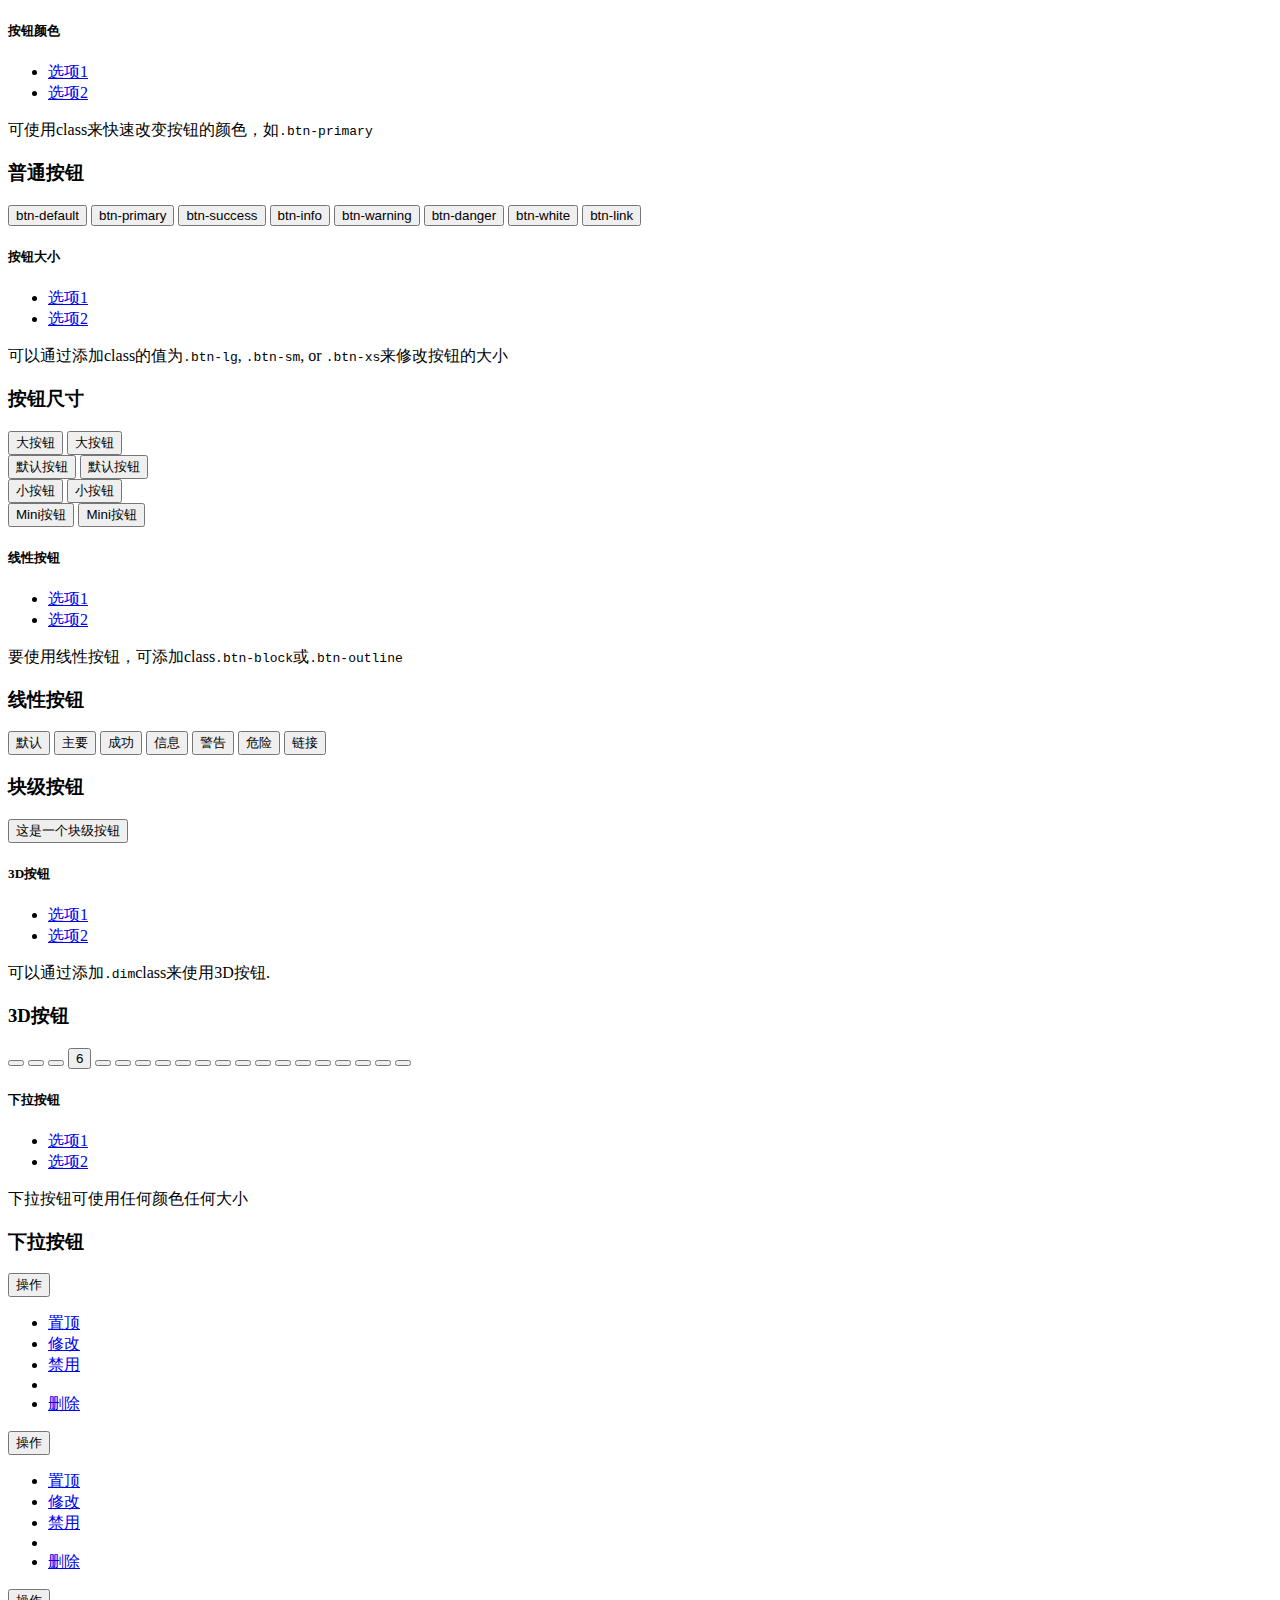
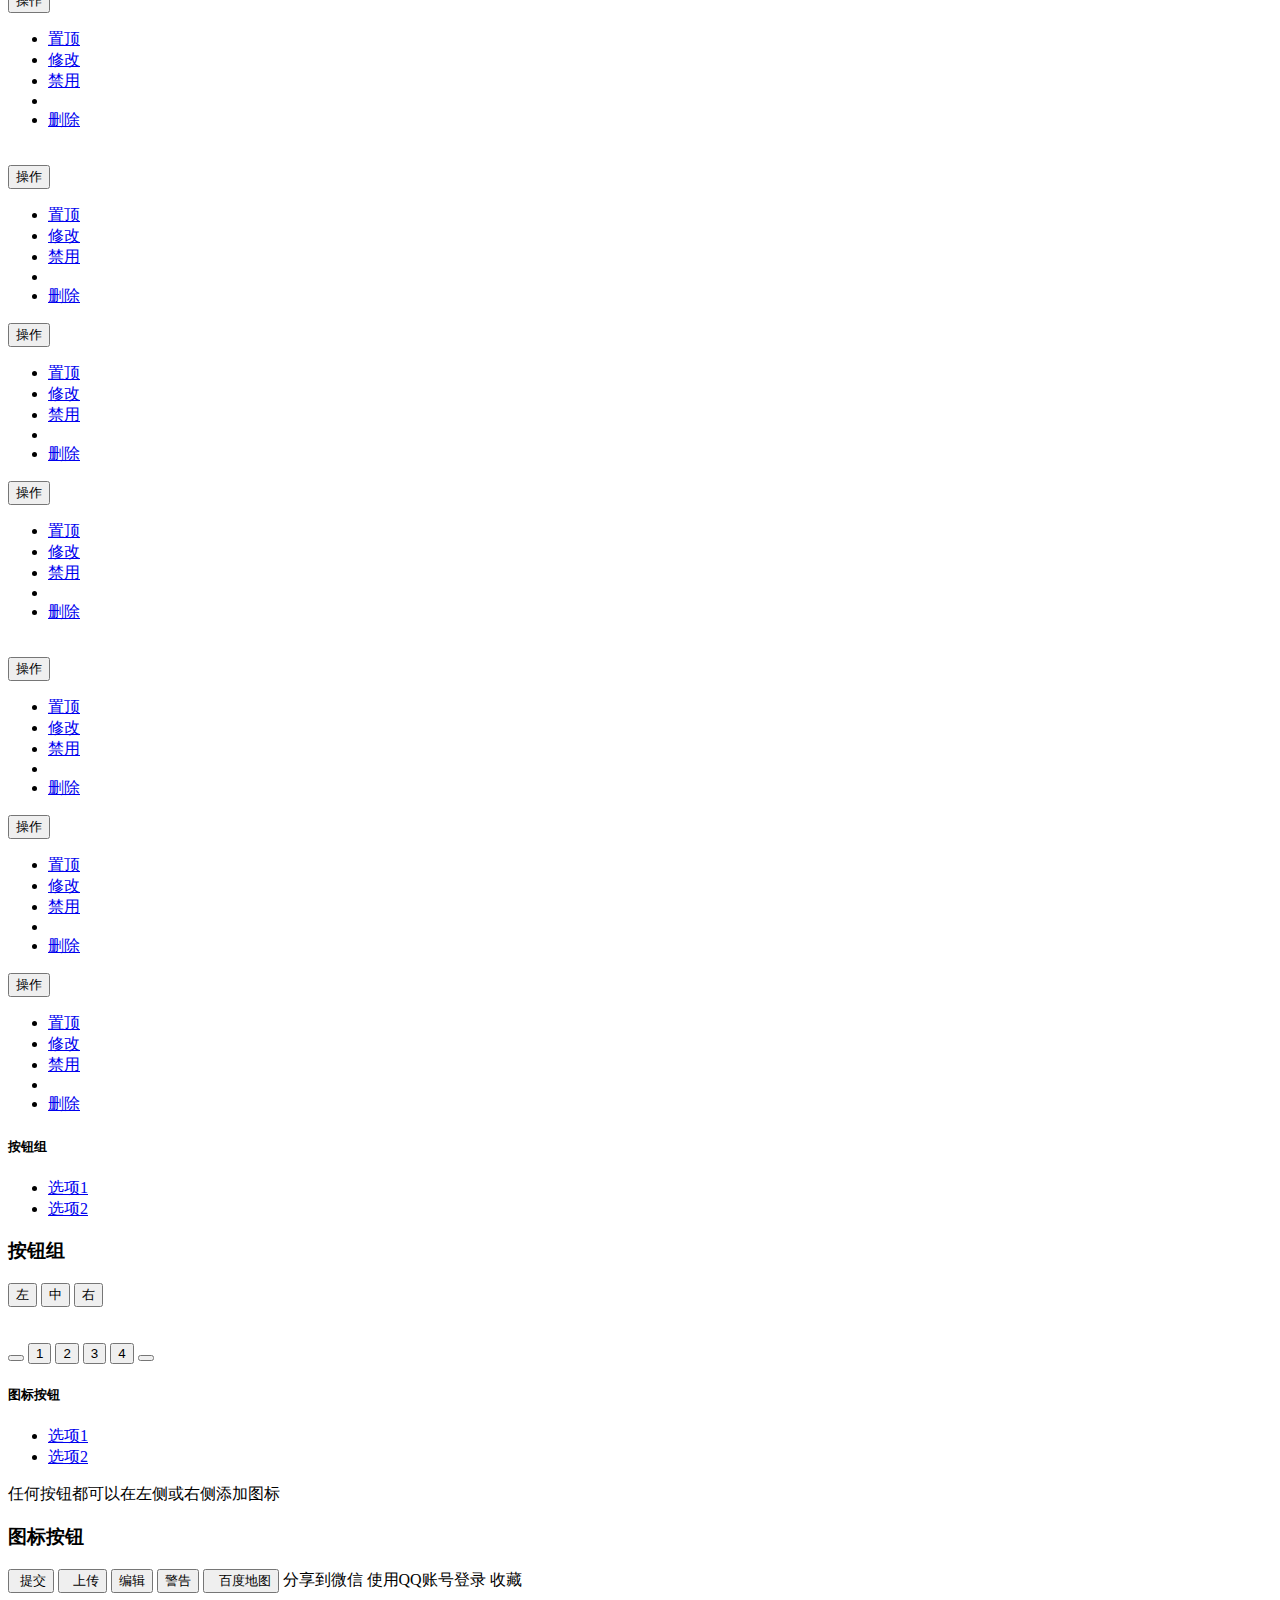
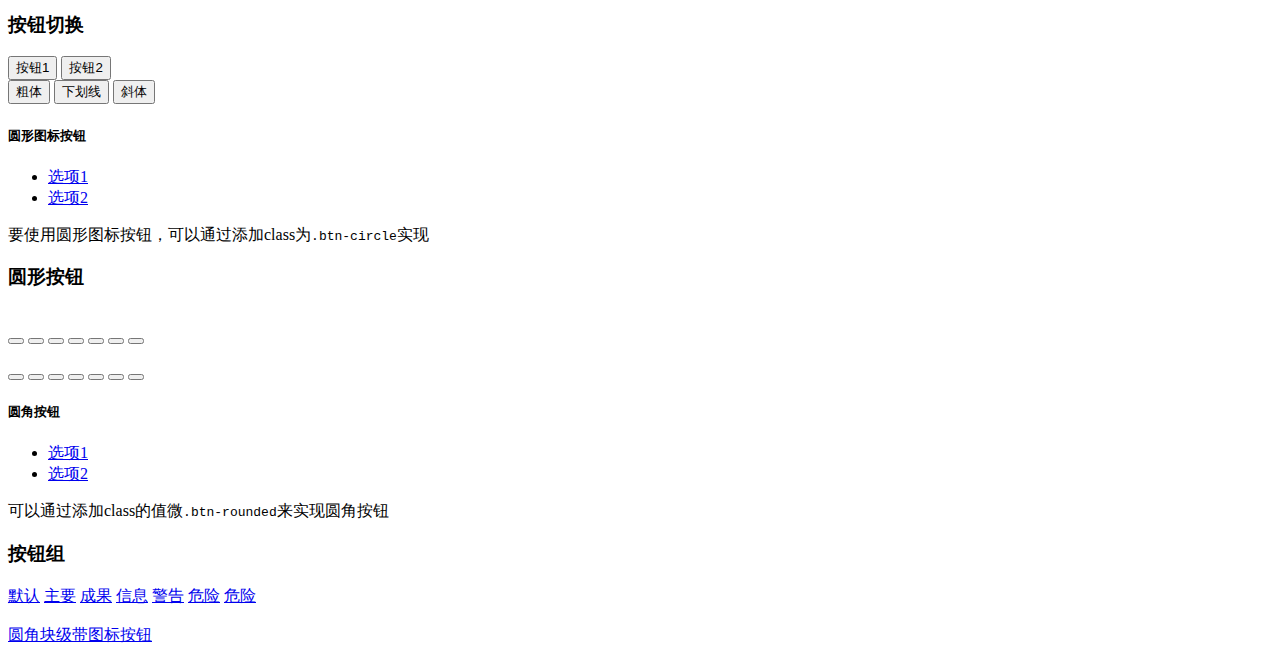
<file: ruoyi-admin/src/main/resources/templates/demo/form/button.html>
<!DOCTYPE html>
<html lang="zh">
<head>
	<th:block th:include="include :: header('按钮')" />
</head>
<body class="gray-bg">
     <div class="row wrapper wrapper-content animated fadeInRight">
        <div class="col-sm-4">
            <div class="ibox float-e-margins">
                <div class="ibox-title">
                    <h5>按钮颜色</h5>
                    <div class="ibox-tools">
                        <a class="collapse-link">
                            <i class="fa fa-chevron-up"></i>
                        </a>
                        <a class="dropdown-toggle" data-toggle="dropdown" href="#">
                            <i class="fa fa-wrench"></i>
                        </a>
                        <ul class="dropdown-menu dropdown-user">
                            <li><a href="#">选项1</a>
                            </li>
                            <li><a href="#">选项2</a>
                            </li>
                        </ul>
                        <a class="close-link">
                            <i class="fa fa-times"></i>
                        </a>
                    </div>
                </div>
                <div class="ibox-content">
                    <p>
                        可使用class来快速改变按钮的颜色，如<code>.btn-primary</code>
                    </p>

                    <h3 class="font-bold">
                            普通按钮
                        </h3>
                    <p>
                        <button type="button" class="btn btn-w-m btn-default">btn-default</button>
                        <button type="button" class="btn btn-w-m btn-primary">btn-primary</button>
                        <button type="button" class="btn btn-w-m btn-success">btn-success</button>
                        <button type="button" class="btn btn-w-m btn-info">btn-info</button>
                        <button type="button" class="btn btn-w-m btn-warning">btn-warning</button>
                        <button type="button" class="btn btn-w-m btn-danger">btn-danger</button>
                        <button type="button" class="btn btn-w-m btn-white">btn-white</button>
                        <button type="button" class="btn btn-w-m btn-link">btn-link</button>
                    </p>
                </div>
            </div>
        </div>
        <div class="col-sm-4">
            <div class="ibox float-e-margins">
                <div class="ibox-title">
                    <h5>按钮大小</h5>
                    <div class="ibox-tools">
                        <a class="collapse-link">
                            <i class="fa fa-chevron-up"></i>
                        </a>
                        <a class="dropdown-toggle" data-toggle="dropdown" href="#">
                            <i class="fa fa-wrench"></i>
                        </a>
                        <ul class="dropdown-menu dropdown-user">
                            <li><a href="#">选项1</a>
                            </li>
                            <li><a href="#">选项2</a>
                            </li>
                        </ul>
                        <a class="close-link">
                            <i class="fa fa-times"></i>
                        </a>
                    </div>
                </div>
                <div class="ibox-content">
                    <p>
                        可以通过添加class的值为<code>.btn-lg</code>, <code>.btn-sm</code>, or <code>.btn-xs</code>来修改按钮的大小
                    </p>
                    <h3 class="font-bold">按钮尺寸</h3>
                    <p>
                        <button type="button" class="btn btn-primary btn-lg">大按钮</button>
                        <button type="button" class="btn btn-default btn-lg">大按钮</button>
                        <br/>
                        <button type="button" class="btn btn-primary">默认按钮</button>
                        <button type="button" class="btn btn-default">默认按钮</button>
                        <br/>
                        <button type="button" class="btn btn-primary btn-sm">小按钮</button>
                        <button type="button" class="btn btn-default btn-sm">小按钮</button>
                        <br/>
                        <button type="button" class="btn btn-primary btn-xs">Mini按钮</button>
                        <button type="button" class="btn btn-default btn-xs">Mini按钮</button>
                    </p>
                </div>
            </div>
        </div>
        <div class="col-sm-4">
            <div class="ibox float-e-margins">
                <div class="ibox-title">
                    <h5>线性按钮</h5>
                    <div class="ibox-tools">
                        <a class="collapse-link">
                            <i class="fa fa-chevron-up"></i>
                        </a>
                        <a class="dropdown-toggle" data-toggle="dropdown" href="#">
                            <i class="fa fa-wrench"></i>
                        </a>
                        <ul class="dropdown-menu dropdown-user">
                            <li><a href="#">选项1</a>
                            </li>
                            <li><a href="#">选项2</a>
                            </li>
                        </ul>
                        <a class="close-link">
                            <i class="fa fa-times"></i>
                        </a>
                    </div>
                </div>
                <div class="ibox-content">
                    <p>
                        要使用线性按钮，可添加class<code>.btn-block</code>或<code>.btn-outline</code>
                    </p>

                    <h3 class="font-bold">线性按钮</h3>
                    <p>
                        <button type="button" class="btn btn-outline btn-default">默认</button>
                        <button type="button" class="btn btn-outline btn-primary">主要</button>
                        <button type="button" class="btn btn-outline btn-success">成功</button>
                        <button type="button" class="btn btn-outline btn-info">信息</button>
                        <button type="button" class="btn btn-outline btn-warning">警告</button>
                        <button type="button" class="btn btn-outline btn-danger">危险</button>
                        <button type="button" class="btn btn-outline btn-link">链接</button>
                    </p>
                    <h3 class="font-bold">块级按钮</h3>
                    <p>
                        <button type="button" class="btn btn-block btn-outline btn-primary">这是一个块级按钮</button>
                    </p>
                </div>
            </div>
        </div>
        <div class="col-sm-12">
            <div class="ibox float-e-margins">
                <div class="ibox-title">
                    <h5>3D按钮</h5>
                    <div class="ibox-tools">
                        <a class="collapse-link">
                            <i class="fa fa-chevron-up"></i>
                        </a>
                        <a class="dropdown-toggle" data-toggle="dropdown" href="#">
                            <i class="fa fa-wrench"></i>
                        </a>
                        <ul class="dropdown-menu dropdown-user">
                            <li><a href="#">选项1</a>
                            </li>
                            <li><a href="#">选项2</a>
                            </li>
                        </ul>
                        <a class="close-link">
                            <i class="fa fa-times"></i>
                        </a>
                    </div>
                </div>
                <div class="ibox-content">
                    <p>
                        可以通过添加<code>.dim</code>class来使用3D按钮.
                    </p>
                    <h3 class="font-bold">3D按钮</h3>

                    <button class="btn btn-primary dim btn-large-dim" type="button"><i class="fa fa-money"></i>
                    </button>
                    <button class="btn btn-warning dim btn-large-dim" type="button"><i class="fa fa-warning"></i>
                    </button>
                    <button class="btn btn-danger  dim btn-large-dim" type="button"><i class="fa fa-heart"></i>
                    </button>
                    <button class="btn btn-primary  dim btn-large-dim" type="button"><i class="fa fa-dollar"></i>6</button>
                    <button class="btn btn-info  dim btn-large-dim btn-outline" type="button"><i class="fa fa-ruble"></i>
                    </button>
                    <button class="btn btn-primary dim" type="button"><i class="fa fa-money"></i>
                    </button>
                    <button class="btn btn-warning dim" type="button"><i class="fa fa-warning"></i>
                    </button>
                    <button class="btn btn-primary dim" type="button"><i class="fa fa-check"></i>
                    </button>
                    <button class="btn btn-success  dim" type="button"><i class="fa fa-upload"></i>
                    </button>
                    <button class="btn btn-info  dim" type="button"><i class="fa fa-paste"></i>
                    </button>
                    <button class="btn btn-warning  dim" type="button"><i class="fa fa-warning"></i>
                    </button>
                    <button class="btn btn-default  dim " type="button"><i class="fa fa-star"></i>
                    </button>
                    <button class="btn btn-danger  dim " type="button"><i class="fa fa-heart"></i>
                    </button>

                    <button class="btn btn-outline btn-primary dim" type="button"><i class="fa fa-money"></i>
                    </button>
                    <button class="btn btn-outline btn-warning dim" type="button"><i class="fa fa-warning"></i>
                    </button>
                    <button class="btn btn-outline btn-primary dim" type="button"><i class="fa fa-check"></i>
                    </button>
                    <button class="btn btn-outline btn-success  dim" type="button"><i class="fa fa-upload"></i>
                    </button>
                    <button class="btn btn-outline btn-info  dim" type="button"><i class="fa fa-paste"></i>
                    </button>
                    <button class="btn btn-outline btn-warning  dim" type="button"><i class="fa fa-warning"></i>
                    </button>
                    <button class="btn btn-outline btn-danger  dim " type="button"><i class="fa fa-heart"></i>
                    </button>

                </div>
            </div>
        </div>
        <div class="col-sm-12">
            <div class="row">
                <div class="col-sm-6">
                    <div class="ibox float-e-margins">
                        <div class="ibox-title">
                            <h5>下拉按钮</h5>
                            <div class="ibox-tools">
                                <a class="collapse-link">
                                    <i class="fa fa-chevron-up"></i>
                                </a>
                                <a class="dropdown-toggle" data-toggle="dropdown" href="#">
                                    <i class="fa fa-wrench"></i>
                                </a>
                                <ul class="dropdown-menu dropdown-user">
                                    <li><a href="#">选项1</a>
                                    </li>
                                    <li><a href="#">选项2</a>
                                    </li>
                                </ul>
                                <a class="close-link">
                                    <i class="fa fa-times"></i>
                                </a>
                            </div>
                        </div>
                        <div class="ibox-content">
                            <p>
                                下拉按钮可使用任何颜色任何大小
                            </p>

                            <h3 class="font-bold">下拉按钮</h3>
                            <div class="btn-group">
                                <button data-toggle="dropdown" class="btn btn-primary dropdown-toggle">操作 <span class="caret"></span>
                                </button>
                                <ul class="dropdown-menu">
                                    <li><a href="#">置顶</a>
                                    </li>
                                    <li><a href="#" class="font-bold">修改</a>
                                    </li>
                                    <li><a href="#">禁用</a>
                                    </li>
                                    <li class="divider"></li>
                                    <li><a href="#">删除</a>
                                    </li>
                                </ul>
                            </div>
                            <div class="btn-group">
                                <button data-toggle="dropdown" class="btn btn-warning dropdown-toggle">操作 <span class="caret"></span>
                                </button>
                                <ul class="dropdown-menu">
                                    <li><a href="#">置顶</a>
                                    </li>
                                    <li><a href="#">修改</a>
                                    </li>
                                    <li><a href="#">禁用</a>
                                    </li>
                                    <li class="divider"></li>
                                    <li><a href="#">删除</a>
                                    </li>
                                </ul>
                            </div>
                            <div class="btn-group">
                                <button data-toggle="dropdown" class="btn btn-default dropdown-toggle">操作 <span class="caret"></span>
                                </button>
                                <ul class="dropdown-menu">
                                    <li><a href="#">置顶</a>
                                    </li>
                                    <li><a href="#" class="font-bold">修改</a>
                                    </li>
                                    <li><a href="#">禁用</a>
                                    </li>
                                    <li class="divider"></li>
                                    <li><a href="#">删除</a>
                                    </li>
                                </ul>
                            </div>

                            <br/>
                            <div class="btn-group">
                                <button data-toggle="dropdown" class="btn btn-primary btn-sm dropdown-toggle">操作 <span class="caret"></span>
                                </button>
                                <ul class="dropdown-menu">
                                    <li><a href="#">置顶</a>
                                    </li>
                                    <li><a href="#" class="font-bold">修改</a>
                                    </li>
                                    <li><a href="#">禁用</a>
                                    </li>
                                    <li class="divider"></li>
                                    <li><a href="#">删除</a>
                                    </li>
                                </ul>
                            </div>
                            <div class="btn-group">
                                <button data-toggle="dropdown" class="btn btn-warning btn-sm dropdown-toggle">操作 <span class="caret"></span>
                                </button>
                                <ul class="dropdown-menu">
                                    <li><a href="#">置顶</a>
                                    </li>
                                    <li><a href="#" class="font-bold">修改</a>
                                    </li>
                                    <li><a href="#">禁用</a>
                                    </li>
                                    <li class="divider"></li>
                                    <li><a href="#">删除</a>
                                    </li>
                                </ul>
                            </div>
                            <div class="btn-group">
                                <button data-toggle="dropdown" class="btn btn-default btn-sm dropdown-toggle">操作 <span class="caret"></span>
                                </button>
                                <ul class="dropdown-menu">
                                    <li><a href="#">置顶</a>
                                    </li>
                                    <li><a href="#" class="font-bold">修改</a>
                                    </li>
                                    <li><a href="#">禁用</a>
                                    </li>
                                    <li class="divider"></li>
                                    <li><a href="#">删除</a>
                                    </li>
                                </ul>
                            </div>
                            <br/>
                            <div class="btn-group">
                                <button data-toggle="dropdown" class="btn btn-primary btn-xs dropdown-toggle">操作 <span class="caret"></span>
                                </button>
                                <ul class="dropdown-menu">
                                    <li><a href="#">置顶</a>
                                    </li>
                                    <li><a href="#" class="font-bold">修改</a>
                                    </li>
                                    <li><a href="#">禁用</a>
                                    </li>
                                    <li class="divider"></li>
                                    <li><a href="#">删除</a>
                                    </li>
                                </ul>
                            </div>
                            <div class="btn-group">
                                <button data-toggle="dropdown" class="btn btn-warning btn-xs dropdown-toggle">操作 <span class="caret"></span>
                                </button>
                                <ul class="dropdown-menu">
                                    <li><a href="#">置顶</a>
                                    </li>
                                    <li><a href="#" class="font-bold">修改</a>
                                    </li>
                                    <li><a href="#">禁用</a>
                                    </li>
                                    <li class="divider"></li>
                                    <li><a href="#">删除</a>
                                    </li>
                                </ul>
                            </div>
                            <div class="btn-group">
                                <button data-toggle="dropdown" class="btn btn-default btn-xs dropdown-toggle">操作 <span class="caret"></span>
                                </button>
                                <ul class="dropdown-menu">
                                    <li><a href="#">置顶</a>
                                    </li>
                                    <li><a href="#" class="font-bold">修改</a>
                                    </li>
                                    <li><a href="#">禁用</a>
                                    </li>
                                    <li class="divider"></li>
                                    <li><a href="#">删除</a>
                                    </li>
                                </ul>
                            </div>
                        </div>
                    </div>
                </div>
                <div class="col-sm-6">
                    <div class="ibox float-e-margins">
                        <div class="ibox-title">
                            <h5>按钮组</h5>
                            <div class="ibox-tools">
                                <a class="collapse-link">
                                    <i class="fa fa-chevron-up"></i>
                                </a>
                                <a class="dropdown-toggle" data-toggle="dropdown" href="#">
                                    <i class="fa fa-wrench"></i>
                                </a>
                                <ul class="dropdown-menu dropdown-user">
                                    <li><a href="#">选项1</a>
                                    </li>
                                    <li><a href="#">选项2</a>
                                    </li>
                                </ul>
                                <a class="close-link">
                                    <i class="fa fa-times"></i>
                                </a>
                            </div>
                        </div>
                        <div class="ibox-content">

                            <h3 class="font-bold">按钮组</h3>
                            <div class="btn-group">
                                <button class="btn btn-white" type="button">左</button>
                                <button class="btn btn-primary" type="button">中</button>
                                <button class="btn btn-white" type="button">右</button>
                            </div>
                            <br/>
                            <br/>
                            <div class="btn-group">
                                <button type="button" class="btn btn-white"><i class="fa fa-chevron-left"></i>
                                </button>
                                <button class="btn btn-white">1</button>
                                <button class="btn btn-white  active">2</button>
                                <button class="btn btn-white">3</button>
                                <button class="btn btn-white">4</button>
                                <button type="button" class="btn btn-white"><i class="fa fa-chevron-right"></i>
                                </button>
                            </div>
                        </div>
                    </div>
                </div>
            </div>
            <div class="ibox float-e-margins">
                <div class="ibox-title">
                    <h5>图标按钮 </h5>
                    <div class="ibox-tools">
                        <a class="collapse-link">
                            <i class="fa fa-chevron-up"></i>
                        </a>
                        <a class="dropdown-toggle" data-toggle="dropdown" href="#">
                            <i class="fa fa-wrench"></i>
                        </a>
                        <ul class="dropdown-menu dropdown-user">
                            <li><a href="#">选项1</a>
                            </li>
                            <li><a href="#">选项2</a>
                            </li>
                        </ul>
                        <a class="close-link">
                            <i class="fa fa-times"></i>
                        </a>
                    </div>
                </div>
                <div class="ibox-content">
                    <p>
                        任何按钮都可以在左侧或右侧添加图标
                    </p>

                    <h3 class="font-bold">图标按钮</h3>
                    <p>
                        <button class="btn btn-primary " type="button"><i class="fa fa-check"></i>&nbsp;提交</button>
                        <button class="btn btn-success " type="button"><i class="fa fa-upload"></i>&nbsp;&nbsp;<span class="bold">上传</span>
                        </button>
                        <button class="btn btn-info " type="button"><i class="fa fa-paste"></i> 编辑</button>
                        <button class="btn btn-warning " type="button"><i class="fa fa-warning"></i> <span class="bold">警告</span>
                        </button>
                        <button class="btn btn-default " type="button"><i class="fa fa-map-marker"></i>&nbsp;&nbsp;百度地图</button>

                        <a class="btn btn-success">
                            <i class="fa fa-weixin"> </i> 分享到微信
                        </a>
                        <a class="btn btn-success btn-outline">
                            <i class="fa fa-qq"> </i> 使用QQ账号登录
                        </a>
                        <a class="btn btn-white btn-bitbucket">
                            <i class="fa fa-user-md"></i>
                        </a>
                        <a class="btn btn-white btn-bitbucket">
                            <i class="fa fa-group"></i>
                        </a>
                        <a class="btn btn-white btn-bitbucket">
                            <i class="fa fa-wrench"></i>
                        </a>
                        <a class="btn btn-white btn-bitbucket">
                            <i class="fa fa-exchange"></i>
                        </a>
                        <a class="btn btn-white btn-bitbucket">
                            <i class="fa fa-check-circle-o"></i>
                        </a>
                        <a class="btn btn-white btn-bitbucket">
                            <i class="fa fa-road"></i>
                        </a>
                        <a class="btn btn-white btn-bitbucket">
                            <i class="fa fa-ambulance"></i>
                        </a>
                        <a class="btn btn-white btn-bitbucket">
                            <i class="fa fa-star"></i> 收藏
                        </a>
                    </p>

                    <h3 class="font-bold">按钮切换</h3>
                    <button data-toggle="button" class="btn btn-primary btn-outline" type="button">按钮1</button>
                    <button data-toggle="button" class="btn btn-primary" type="button">按钮2</button>
                    <div data-toggle="buttons-checkbox" class="btn-group">
                        <button class="btn btn-primary active" type="button"><i class="fa fa-bold"></i> 粗体</button>
                        <button class="btn btn-primary" type="button"><i class="fa fa-underline"></i> 下划线</button>
                        <button class="btn btn-primary active" type="button"><i class="fa fa-italic"></i> 斜体</button>
                    </div>
                </div>
            </div>
        </div>
        <div class="col-sm-12">
            <div class="row">
                <div class="col-sm-6">
                    <div class="ibox float-e-margins">
                        <div class="ibox-title">
                            <h5>圆形图标按钮</h5>
                            <div class="ibox-tools">
                                <a class="collapse-link">
                                    <i class="fa fa-chevron-up"></i>
                                </a>
                                <a class="dropdown-toggle" data-toggle="dropdown" href="#">
                                    <i class="fa fa-wrench"></i>
                                </a>
                                <ul class="dropdown-menu dropdown-user">
                                    <li><a href="#">选项1</a>
                                    </li>
                                    <li><a href="#">选项2</a>
                                    </li>
                                </ul>
                                <a class="close-link">
                                    <i class="fa fa-times"></i>
                                </a>
                            </div>
                        </div>
                        <div class="ibox-content">
                            <p>
                                要使用圆形图标按钮，可以通过添加class为<code>.btn-circle</code>实现
                            </p>

                            <h3 class="font-bold">圆形按钮</h3>
                            <br/>
                            <button class="btn btn-default btn-circle" type="button"><i class="fa fa-check"></i>
                            </button>
                            <button class="btn btn-primary btn-circle" type="button"><i class="fa fa-list"></i>
                            </button>
                            <button class="btn btn-success btn-circle" type="button"><i class="fa fa-link"></i>
                            </button>
                            <button class="btn btn-info btn-circle" type="button"><i class="fa fa-check"></i>
                            </button>
                            <button class="btn btn-warning btn-circle" type="button"><i class="fa fa-times"></i>
                            </button>
                            <button class="btn btn-danger btn-circle" type="button"><i class="fa fa-heart"></i>
                            </button>
                            <button class="btn btn-danger btn-circle btn-outline" type="button"><i class="fa fa-heart"></i>
                            </button>
                            <br/>
                            <br/>
                            <button class="btn btn-default btn-circle btn-lg" type="button"><i class="fa fa-check"></i>
                            </button>
                            <button class="btn btn-primary btn-circle btn-lg" type="button"><i class="fa fa-list"></i>
                            </button>
                            <button class="btn btn-success btn-circle btn-lg" type="button"><i class="fa fa-link"></i>
                            </button>
                            <button class="btn btn-info btn-circle btn-lg" type="button"><i class="fa fa-check"></i>
                            </button>
                            <button class="btn btn-warning btn-circle btn-lg" type="button"><i class="fa fa-times"></i>
                            </button>
                            <button class="btn btn-danger btn-circle btn-lg" type="button"><i class="fa fa-heart"></i>
                            </button>
                            <button class="btn btn-danger btn-circle btn-lg btn-outline" type="button"><i class="fa fa-heart"></i>
                            </button>

                        </div>
                    </div>
                </div>
                <div class="col-sm-6">
                    <div class="ibox float-e-margins">
                        <div class="ibox-title">
                            <h5>圆角按钮</h5>
                            <div class="ibox-tools">
                                <a class="collapse-link">
                                    <i class="fa fa-chevron-up"></i>
                                </a>
                                <a class="dropdown-toggle" data-toggle="dropdown" href="#">
                                    <i class="fa fa-wrench"></i>
                                </a>
                                <ul class="dropdown-menu dropdown-user">
                                    <li><a href="#">选项1</a>
                                    </li>
                                    <li><a href="#">选项2</a>
                                    </li>
                                </ul>
                                <a class="close-link">
                                    <i class="fa fa-times"></i>
                                </a>
                            </div>
                        </div>
                        <div class="ibox-content">
                            <p>
                                可以通过添加class的值微<code>.btn-rounded</code>来实现圆角按钮
                            </p>

                            <h3 class="font-bold">按钮组</h3>
                            <p>
                                <a class="btn btn-default btn-rounded" href="#">默认</a>
                                <a class="btn btn-primary btn-rounded" href="#">主要</a>
                                <a class="btn btn-success btn-rounded" href="#">成果</a>
                                <a class="btn btn-info btn-rounded" href="#">信息</a>
                                <a class="btn btn-warning btn-rounded" href="#">警告</a>
                                <a class="btn btn-danger btn-rounded" href="#">危险</a>
                                <a class="btn btn-danger btn-rounded btn-outline" href="#">危险</a>
                                <br/>
                                <br/>
                                <a class="btn btn-primary btn-rounded btn-block" href="#"><i class="fa fa-info-circle"></i> 圆角块级带图标按钮</a>
                            </p>
                        </div>
                    </div>
                </div>

            </div>
        </div>
    </div>
    <th:block th:include="include :: footer" />
</body>
</html>
</file>
